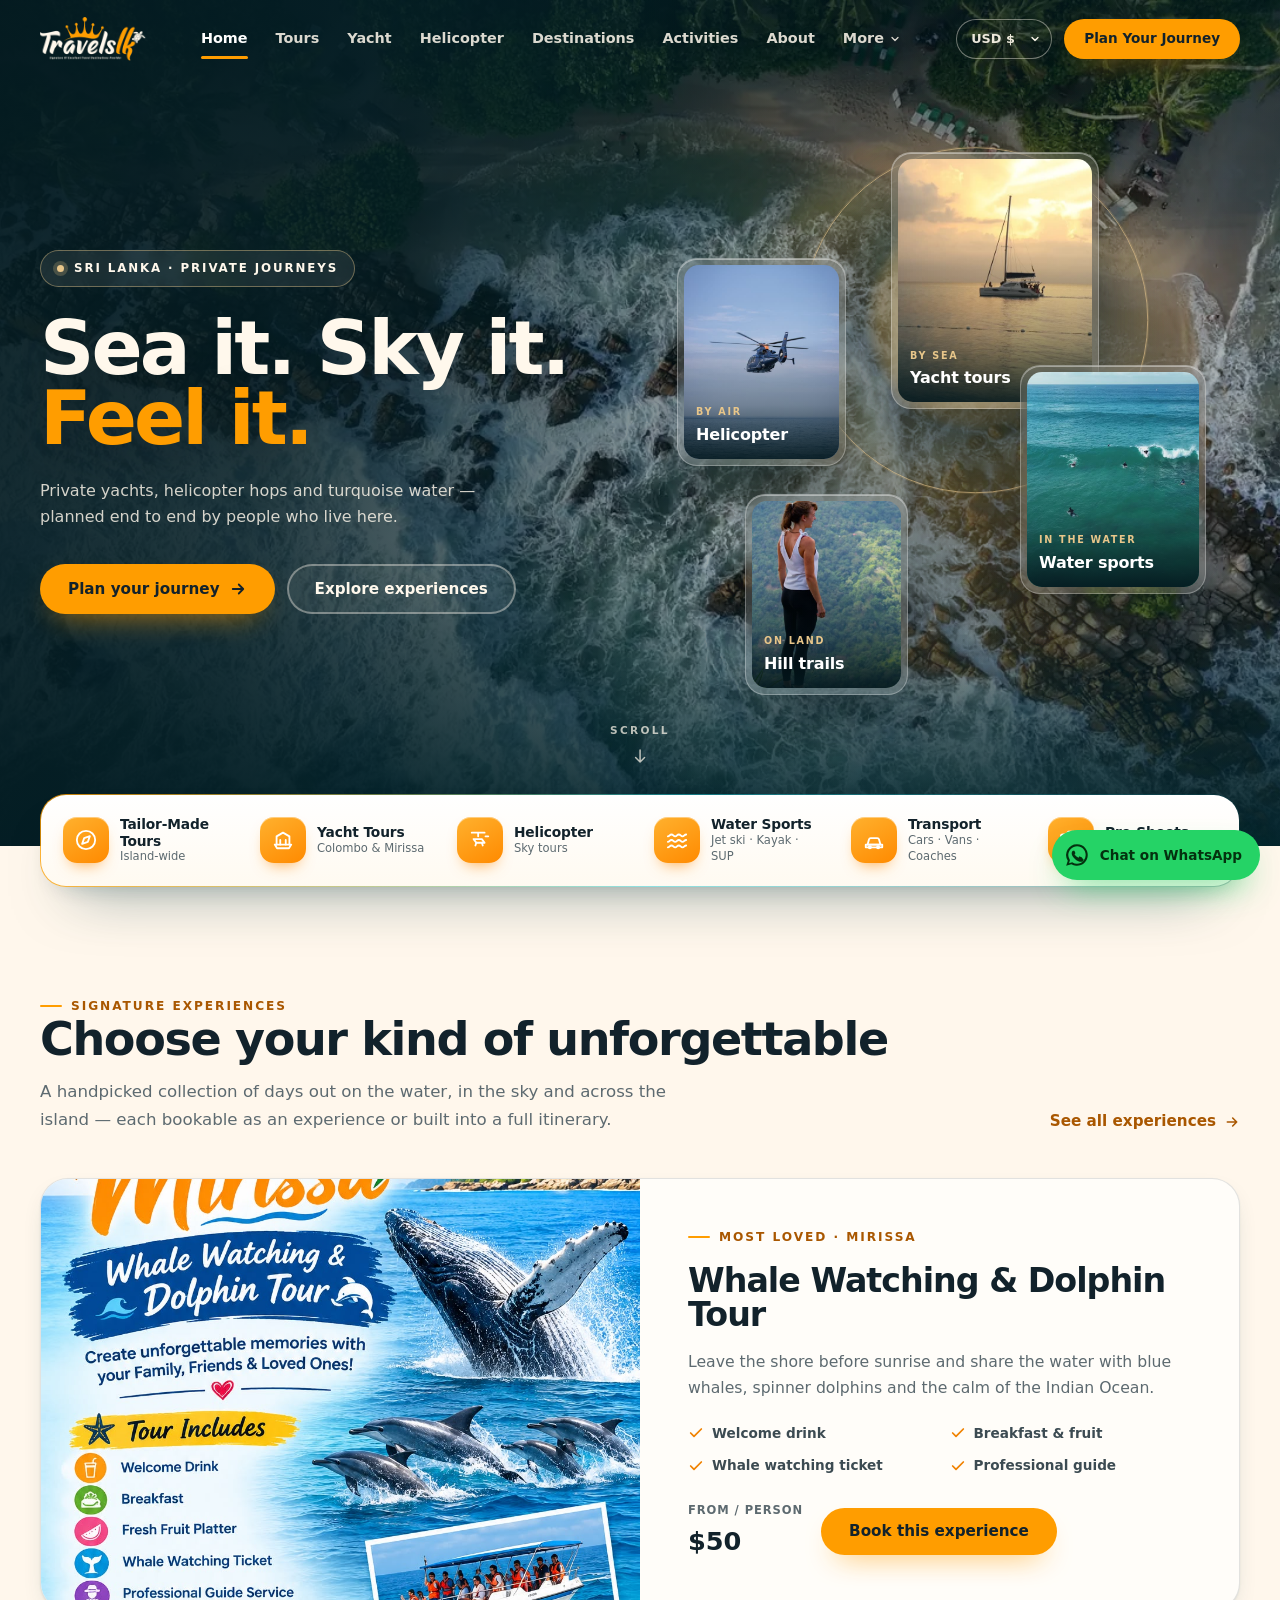
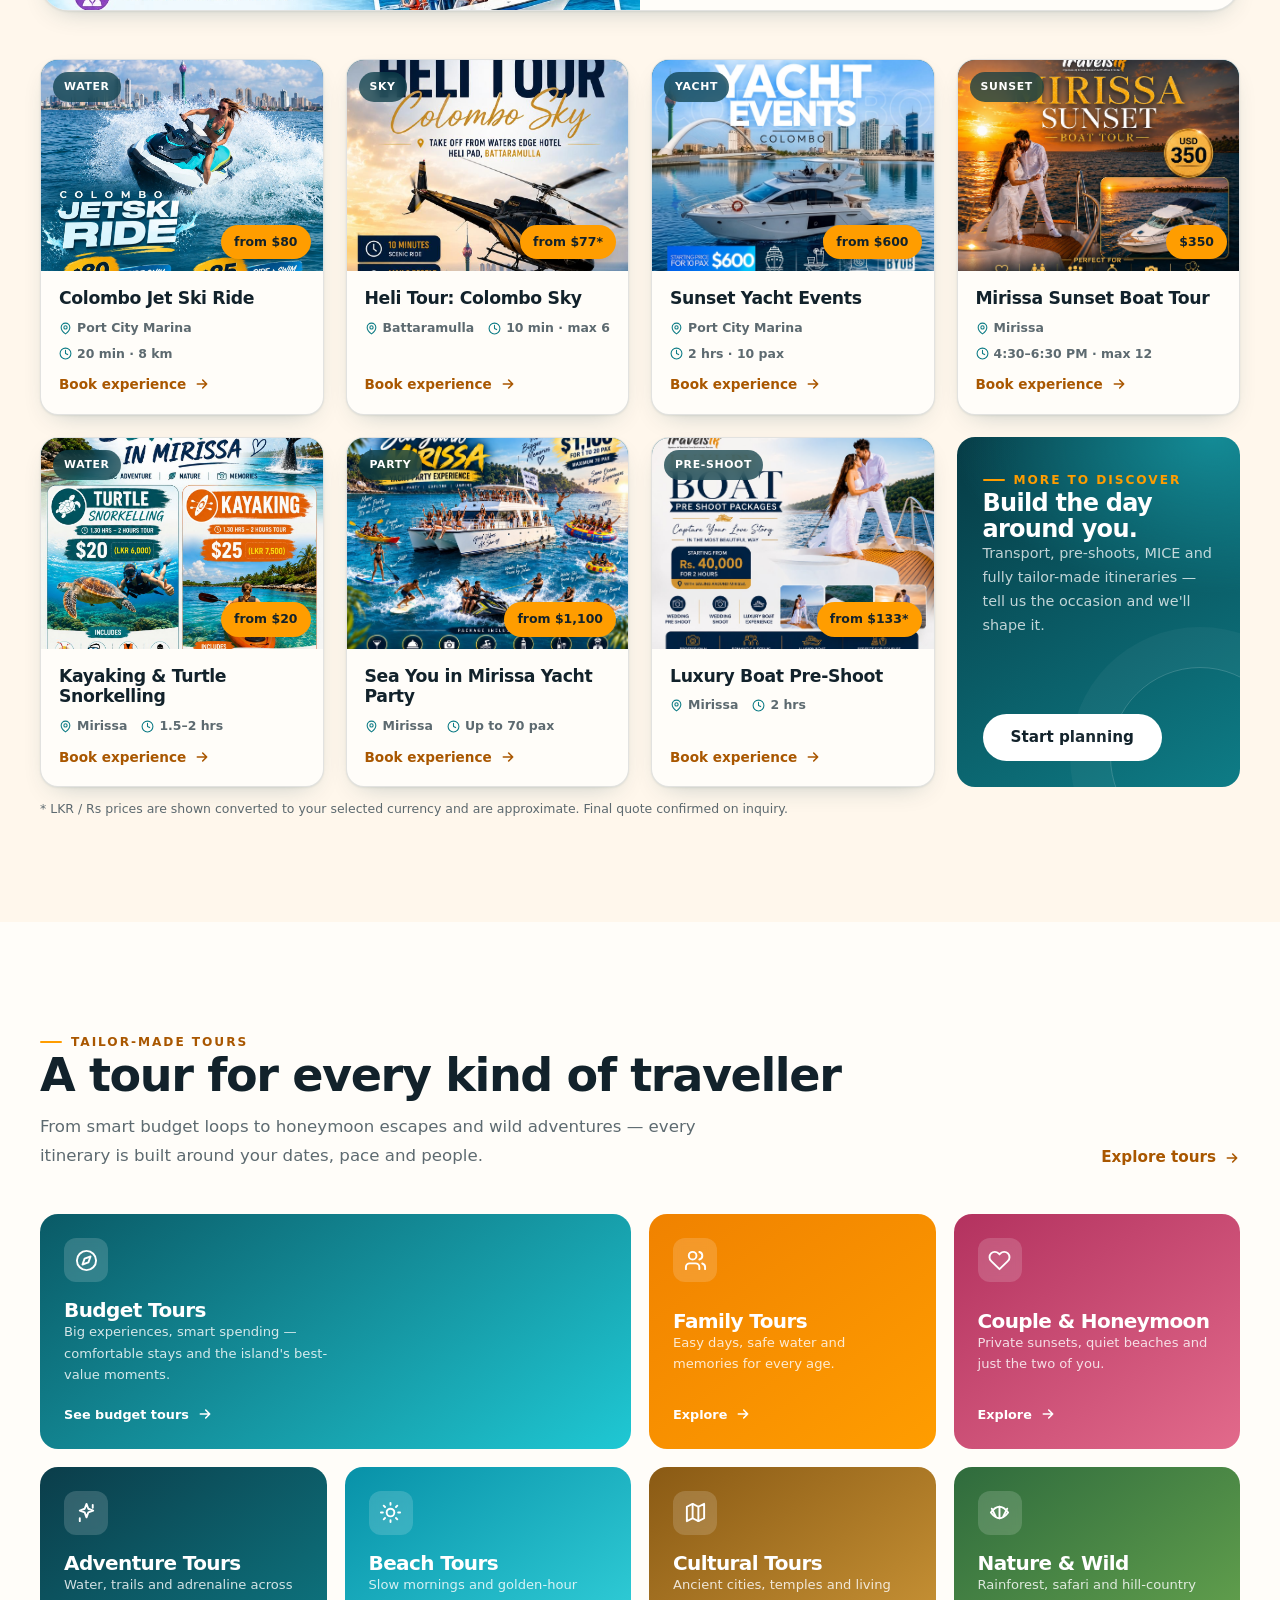
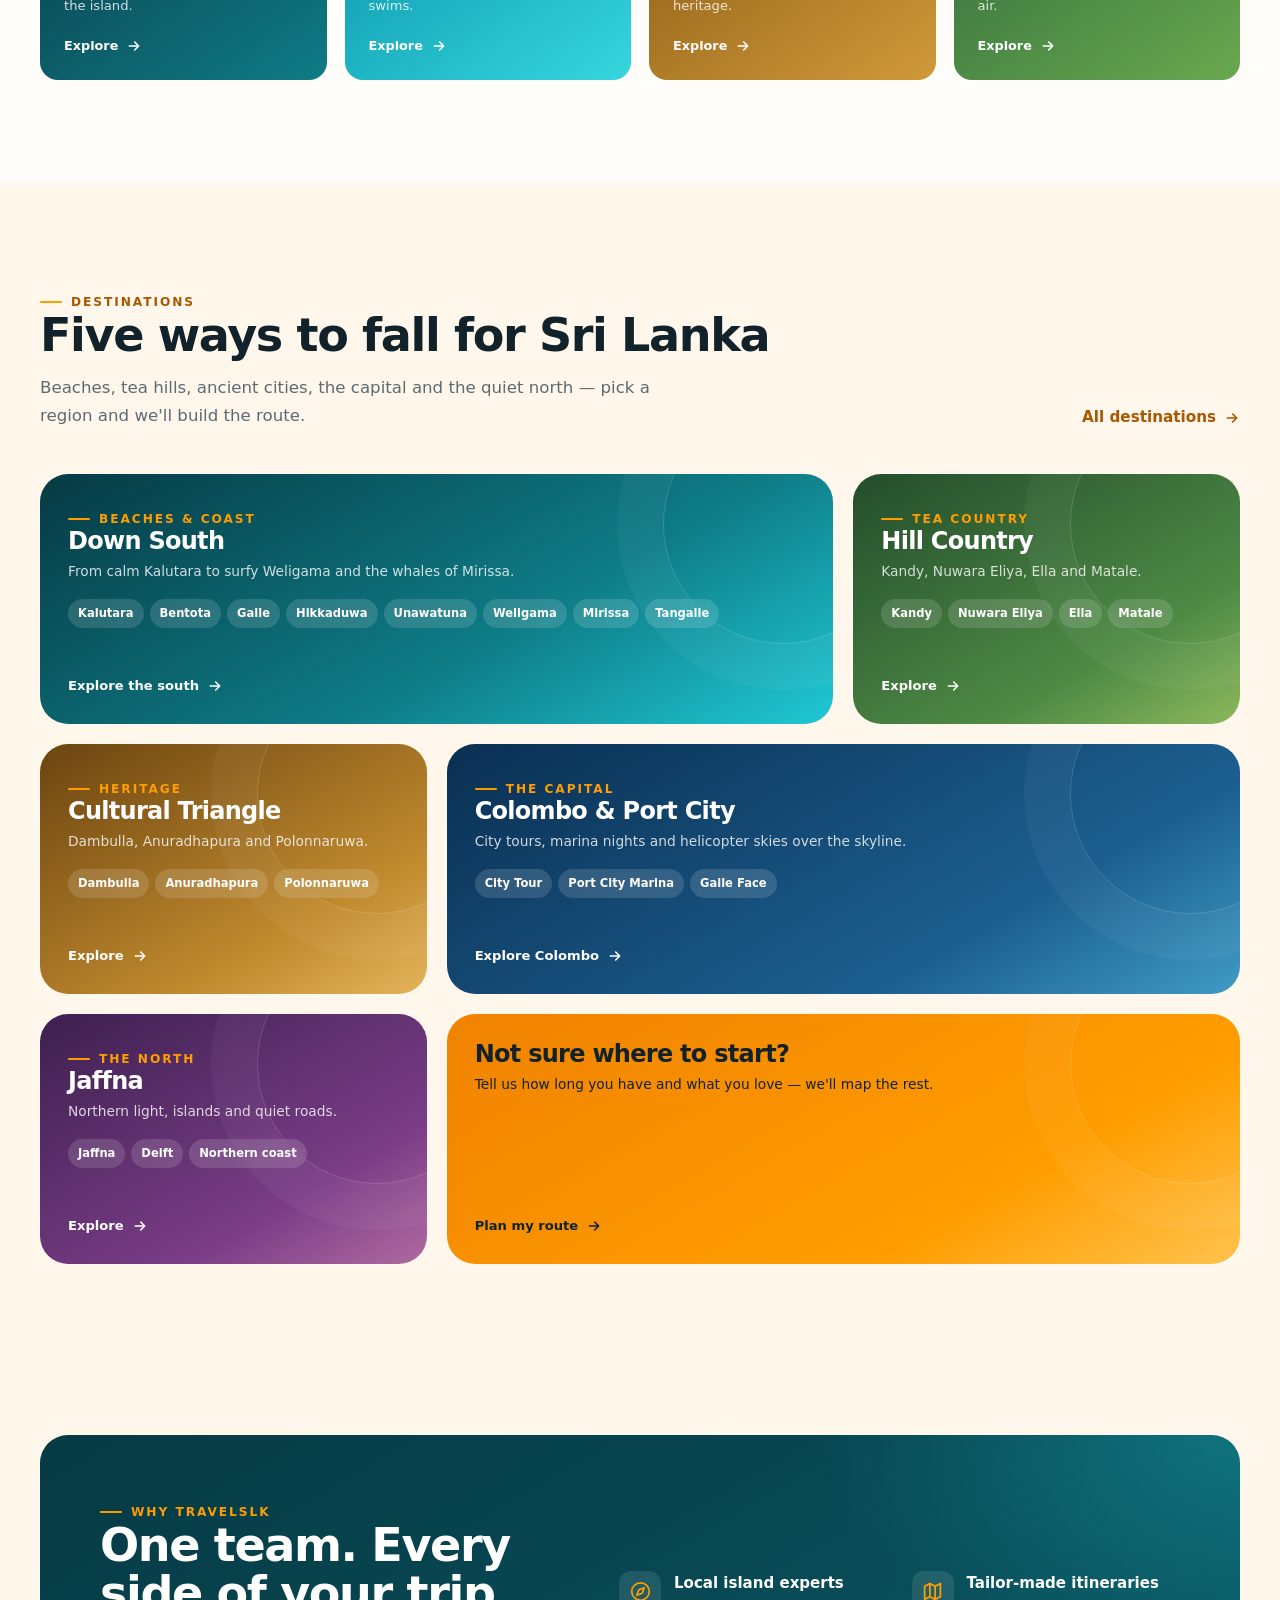
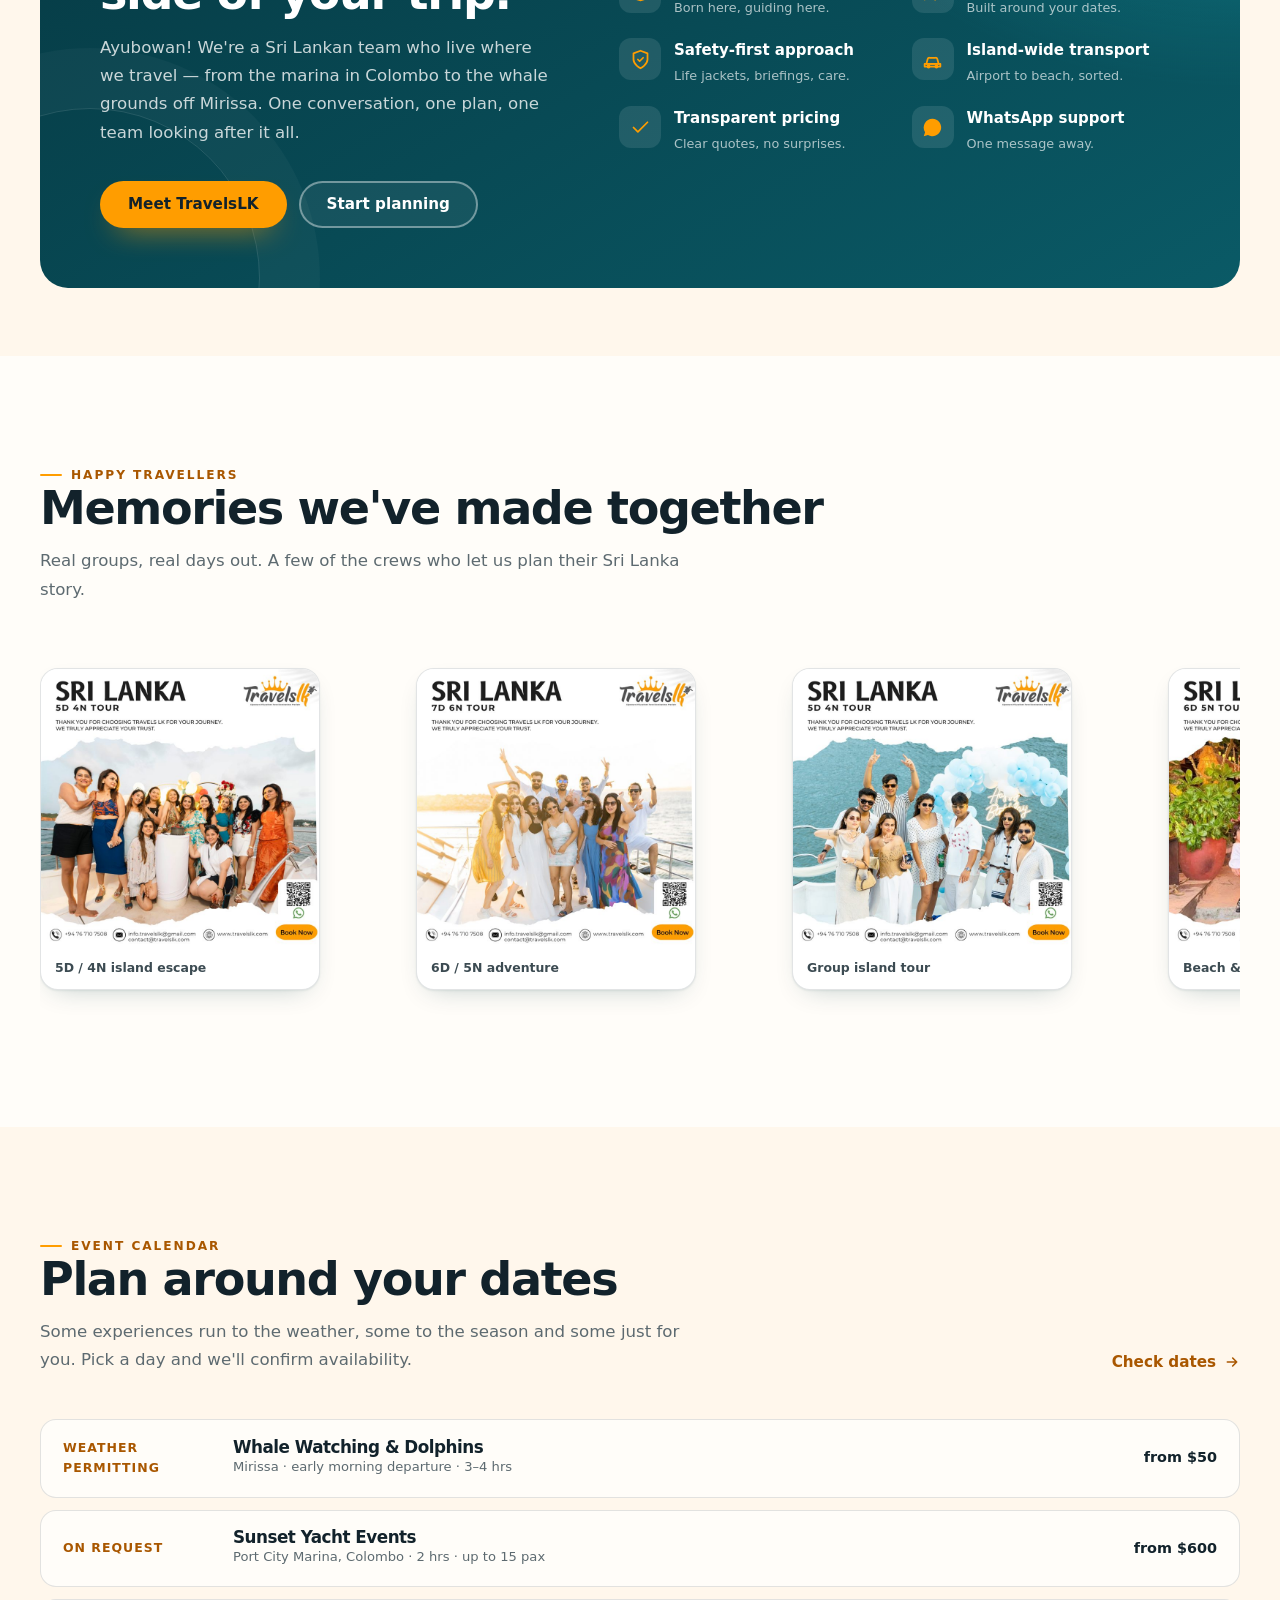
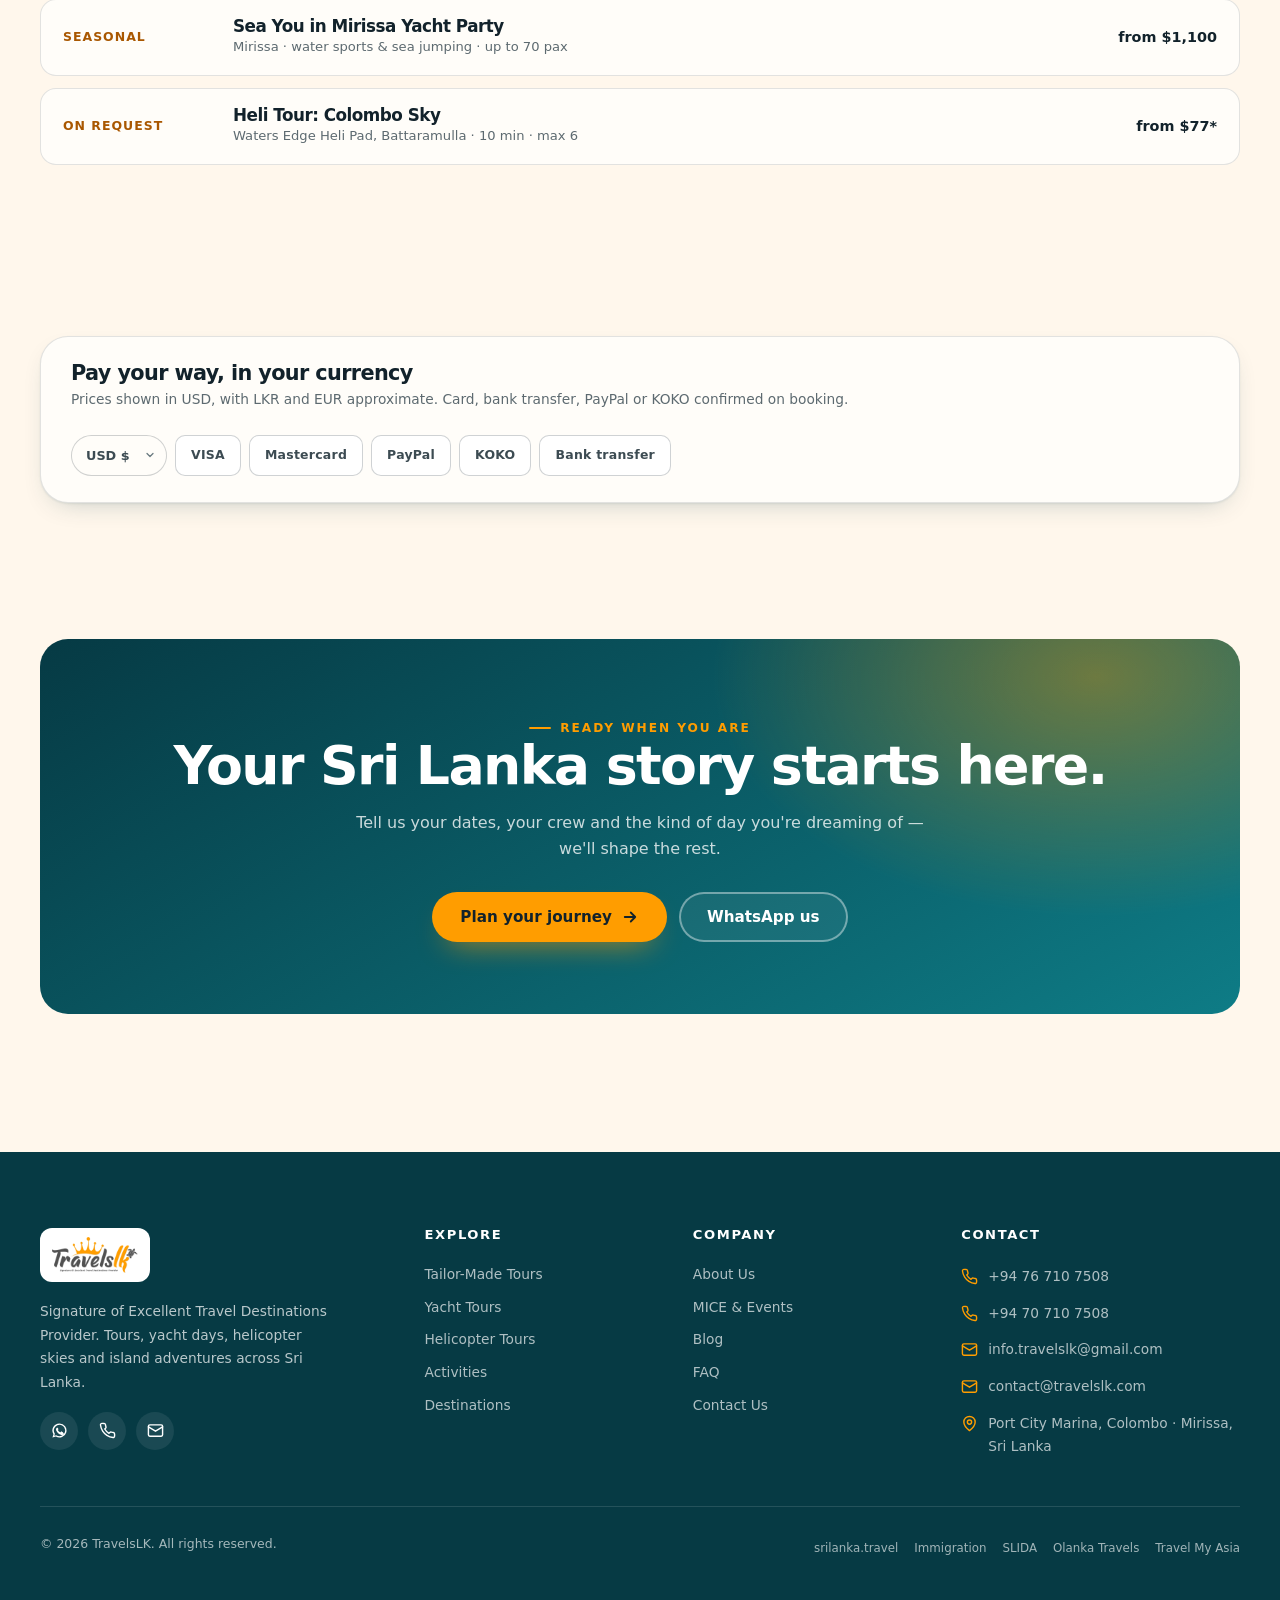
<file: index.html>
﻿<!DOCTYPE html>
<html lang="en">
<head>
  <meta charset="UTF-8">
  <meta name="viewport" content="width=device-width, initial-scale=1">
  <title>TravelsLK — Sri Lanka Tours, Yacht, Helicopter & Adventure Experiences</title>
  <meta name="description" content="TravelsLK curates Sri Lanka's best experiences — tailor-made tours, yacht days, helicopter tours, whale watching, water sports and premium transport. Plan your journey with local island experts.">
  <meta name="theme-color" content="#063a44">
  <meta property="og:title" content="TravelsLK — Sea it. Sky it. Feel it.">
  <meta property="og:description" content="Whale mornings in Mirissa, yacht afternoons off Colombo, helicopter skies over the coast. Curated Sri Lankan experiences.">
  <meta property="og:type" content="website">
  <meta property="og:image" content="assets/img/jetski.jpg">
  <link rel="icon" href="assets/img/logo.png">
  <link rel="preconnect" href="https://fonts.googleapis.com">
  <link rel="preconnect" href="https://fonts.gstatic.com" crossorigin>
  <link href="https://fonts.googleapis.com/css2?family=Playfair+Display:wght@400;600;700;900&family=Roboto:wght@400;500;700&family=Caveat:wght@600&display=swap" rel="stylesheet">
  <link rel="preload" as="image" href="assets/img/hero/mirissa-poster.webp" fetchpriority="high">
  <link rel="stylesheet" href="css/styles.css">
</head>
<body data-page="home">
  <a class="skip-link" href="#main">Skip to content</a>
  <div id="site-header"></div>

  <main id="main">
    <!-- HERO -->
    <section class="hero" data-hero>
      <div class="hero-media" aria-hidden="true">
        <img class="hero-poster" src="assets/img/hero/mirissa-poster.webp" width="1280" height="720" alt="" fetchpriority="high" decoding="async">
        <video class="hero-video" data-hero-video muted loop playsinline preload="none" tabindex="-1" data-src="assets/video/mirissa-hero.mp4"></video>
        <span class="hero-wash"></span>
        <span class="hero-haze"></span>
        <span class="hero-veil"></span>
      </div>

      <div class="container hero-shell">
        <div class="hero-copy">
          <span class="hero-eyebrow"><span class="dot"></span>Sri Lanka · Private journeys</span>
          <h1>Sea it. Sky it.<br><span class="grad">Feel it.</span></h1>
          <p class="hero-sub">Private yachts, helicopter hops and turquoise water — planned end to end by people who live here.</p>
          <div class="hero-actions">
            <a class="btn btn-primary" href="plan-your-journey.html">Plan your journey
              <svg viewBox="0 0 24 24" fill="none" stroke="currentColor" stroke-width="2.4" stroke-linecap="round" stroke-linejoin="round" aria-hidden="true"><path d="M5 12h14M13 6l6 6-6 6"/></svg>
            </a>
            <a class="btn btn-outline-light" href="#experiences">Explore experiences</a>
          </div>
        </div>

        <div class="hero-deck" data-hero-deck>
          <span class="deck-ring" aria-hidden="true"><span class="deck-sun"></span></span>

          <a class="svc-card svc-card--sky" href="helicopter-tours.html" data-depth="1.25" style="--rot:-4deg">
            <span class="svc-frame">
              <img src="assets/img/hero/card-sky.jpg" alt="Helicopter flying low over the Indian Ocean" width="520" height="660" decoding="async">
            </span>
            <span class="svc-label"><span>By air</span><strong>Helicopter</strong></span>
          </a>

          <a class="svc-card svc-card--yacht" href="yacht-tours.html" data-depth="0.85" style="--rot:-2.5deg">
            <span class="svc-frame">
              <img src="assets/img/hero/card-yacht.jpg" alt="Catamaran sailing into a golden Sri Lankan sunset" width="520" height="660" decoding="async">
            </span>
            <span class="svc-label"><span>By sea</span><strong>Yacht tours</strong></span>
          </a>

          <a class="svc-card svc-card--water" href="activities.html" data-depth="1.4" style="--rot:2deg">
            <span class="svc-frame">
              <img src="assets/img/hero/card-water.jpg" alt="Surfers in turquoise water off the southern coast" width="520" height="660" decoding="async">
            </span>
            <span class="svc-label"><span>In the water</span><strong>Water sports</strong></span>
          </a>

          <a class="svc-card svc-card--trails" href="tours.html" data-depth="1.1" style="--rot:-3deg">
            <span class="svc-frame">
              <img src="assets/img/hero/card-trails.jpg" alt="Hiker looking over the green hill country near Ella" width="520" height="660" decoding="async">
            </span>
            <span class="svc-label"><span>On land</span><strong>Hill trails</strong></span>
          </a>
        </div>
      </div>

      <a class="hero-cue" href="#experiences">
        <span>Scroll</span>
        <svg viewBox="0 0 24 24" fill="none" stroke="currentColor" stroke-width="2" stroke-linecap="round" stroke-linejoin="round" aria-hidden="true"><path d="M12 4v16M6 14l6 6 6-6"/></svg>
      </a>

      <button class="hero-motion" type="button" data-hero-motion aria-pressed="false" aria-label="Pause background video">
        <svg class="icon-pause" viewBox="0 0 24 24" fill="currentColor" aria-hidden="true"><rect x="7" y="5" width="3.6" height="14" rx="1.2"/><rect x="13.4" y="5" width="3.6" height="14" rx="1.2"/></svg>
        <svg class="icon-play" viewBox="0 0 24 24" fill="currentColor" aria-hidden="true"><path d="M8 5.6c0-1 1.1-1.6 1.9-1.1l9 6.4c.8.5.8 1.7 0 2.2l-9 6.4c-.8.5-1.9 0-1.9-1.1V5.6Z"/></svg>
      </button>
    </section>

    <!-- CATEGORY STRIP -->
    <section class="cat-strip" aria-label="Experience categories">
      <div class="container">
        <div class="cat-strip-inner">
          <a class="cat-item" href="tours.html">
            <span class="cat-icon"><svg viewBox="0 0 24 24" fill="none" stroke="currentColor" stroke-width="2" stroke-linecap="round" stroke-linejoin="round"><circle cx="12" cy="12" r="10"/><path d="m16.2 7.8-2.2 6.2-6.2 2.2 2.2-6.2 6.2-2.2Z"/></svg></span>
            <span><strong>Tailor-Made Tours</strong><span>Island-wide</span></span>
          </a>
          <a class="cat-item" href="yacht-tours.html">
            <span class="cat-icon"><svg viewBox="0 0 24 24" fill="none" stroke="currentColor" stroke-width="2" stroke-linecap="round" stroke-linejoin="round"><path d="M3 17h18l-2.5 4H5.5L3 17Z"/><path d="M5 17V8l7-4 7 4v9"/><path d="M9 17v-5M15 17v-5"/></svg></span>
            <span><strong>Yacht Tours</strong><span>Colombo &amp; Mirissa</span></span>
          </a>
          <a class="cat-item" href="helicopter-tours.html">
            <span class="cat-icon"><svg viewBox="0 0 24 24" fill="none" stroke="currentColor" stroke-width="2" stroke-linecap="round" stroke-linejoin="round"><path d="M3 4h14M10 4v4"/><path d="M5 11h9l3 4H8l-3-4Z"/><path d="M8 15l-1 3M14 15l1 3M18 8h3"/></svg></span>
            <span><strong>Helicopter</strong><span>Sky tours</span></span>
          </a>
          <a class="cat-item" href="activities.html">
            <span class="cat-icon"><svg viewBox="0 0 24 24" fill="none" stroke="currentColor" stroke-width="2" stroke-linecap="round" stroke-linejoin="round"><path d="M2 8c2 0 2-2 4-2s2 2 4 2 2-2 4-2 2 2 4 2 2-2 4-2"/><path d="M2 14c2 0 2-2 4-2s2 2 4 2 2-2 4-2 2 2 4 2 2-2 4-2"/><path d="M2 20c2 0 2-2 4-2s2 2 4 2 2-2 4-2 2 2 4 2 2-2 4-2"/></svg></span>
            <span><strong>Water Sports</strong><span>Jet ski · Kayak · SUP</span></span>
          </a>
          <a class="cat-item" href="contact.html">
            <span class="cat-icon"><svg viewBox="0 0 24 24" fill="none" stroke="currentColor" stroke-width="2" stroke-linecap="round" stroke-linejoin="round"><path d="M5 17h14l-1.5-5.5a2 2 0 0 0-2-1.5h-7a2 2 0 0 0-2 1.5L5 17Z"/><path d="M3 17h18v3H3z"/><circle cx="7.5" cy="20" r="1.2"/><circle cx="16.5" cy="20" r="1.2"/></svg></span>
            <span><strong>Transport</strong><span>Cars · Vans · Coaches</span></span>
          </a>
          <a class="cat-item" href="activities.html#preshoots">
            <span class="cat-icon"><svg viewBox="0 0 24 24" fill="none" stroke="currentColor" stroke-width="2" stroke-linecap="round" stroke-linejoin="round"><path d="M23 19a2 2 0 0 1-2 2H3a2 2 0 0 1-2-2V8a2 2 0 0 1 2-2h4l2-3h6l2 3h4a2 2 0 0 1 2 2Z"/><circle cx="12" cy="13" r="4"/></svg></span>
            <span><strong>Pre-Shoots</strong><span>Boat &amp; heli</span></span>
          </a>
        </div>
      </div>
    </section>

    <!-- EXPERIENCES -->
    <section class="section" id="experiences">
      <div class="container">
        <div class="section-head reveal">
          <div>
            <span class="eyebrow">Signature experiences</span>
            <h2 class="h2">Choose your kind of unforgettable</h2>
            <p class="lead">A handpicked collection of days out on the water, in the sky and across the island — each bookable as an experience or built into a full itinerary.</p>
          </div>
          <a class="link-arrow" href="activities.html">See all experiences
            <svg viewBox="0 0 24 24" fill="none" stroke="currentColor" stroke-width="2.4" stroke-linecap="round" stroke-linejoin="round" aria-hidden="true"><path d="M5 12h14M13 6l6 6-6 6"/></svg>
          </a>
        </div>

        <!-- featured -->
        <article class="feature-card reveal">
          <div class="feature-media">
            <img src="assets/img/whale-watching.jpg" alt="Whale watching and dolphin tour in Mirissa">
          </div>
          <div class="feature-body">
            <span class="eyebrow">Most loved · Mirissa</span>
            <h3>Whale Watching &amp; Dolphin Tour</h3>
            <p class="lead">Leave the shore before sunrise and share the water with blue whales, spinner dolphins and the calm of the Indian Ocean.</p>
            <ul class="feature-list">
              <li><svg viewBox="0 0 24 24" fill="none" stroke="currentColor" stroke-width="2.6" stroke-linecap="round" stroke-linejoin="round"><path d="m20 6-11 11-5-5"/></svg>Welcome drink</li>
              <li><svg viewBox="0 0 24 24" fill="none" stroke="currentColor" stroke-width="2.6" stroke-linecap="round" stroke-linejoin="round"><path d="m20 6-11 11-5-5"/></svg>Breakfast &amp; fruit</li>
              <li><svg viewBox="0 0 24 24" fill="none" stroke="currentColor" stroke-width="2.6" stroke-linecap="round" stroke-linejoin="round"><path d="m20 6-11 11-5-5"/></svg>Whale watching ticket</li>
              <li><svg viewBox="0 0 24 24" fill="none" stroke="currentColor" stroke-width="2.6" stroke-linecap="round" stroke-linejoin="round"><path d="m20 6-11 11-5-5"/></svg>Professional guide</li>
            </ul>
            <div class="feature-foot">
              <div class="feature-price"><small>From / person</small><span data-usd="50">$50</span></div>
              <a class="btn btn-primary" href="plan-your-journey.html?experience=whale-watching">Book this experience</a>
            </div>
          </div>
        </article>

        <div class="exp-grid" data-exp-grid>
          <article class="exp-card reveal" data-cat="adventure water">
            <div class="exp-media">
              <span class="exp-tag">Water</span>
              <img src="assets/img/jetski.jpg" alt="Colombo jet ski ride" loading="lazy">
              <span class="exp-price">from <span data-usd="80">$80</span></span>
            </div>
            <div class="exp-body">
              <h3>Colombo Jet Ski Ride</h3>
              <div class="exp-meta">
                <span><svg viewBox="0 0 24 24" fill="none" stroke="currentColor" stroke-width="2" stroke-linecap="round" stroke-linejoin="round"><path d="M20 10c0 6-8 12-8 12s-8-6-8-12a8 8 0 0 1 16 0Z"/><circle cx="12" cy="10" r="3"/></svg>Port City Marina</span>
                <span><svg viewBox="0 0 24 24" fill="none" stroke="currentColor" stroke-width="2" stroke-linecap="round" stroke-linejoin="round"><circle cx="12" cy="12" r="10"/><path d="M12 6v6l4 2"/></svg>20 min · 8 km</span>
              </div>
              <a class="link-arrow" href="plan-your-journey.html?experience=jetski">Book experience
                <svg viewBox="0 0 24 24" fill="none" stroke="currentColor" stroke-width="2.4" stroke-linecap="round" stroke-linejoin="round" aria-hidden="true"><path d="M5 12h14M13 6l6 6-6 6"/></svg>
              </a>
            </div>
          </article>

          <article class="exp-card reveal" data-cat="heli">
            <div class="exp-media">
              <span class="exp-tag">Sky</span>
              <img src="assets/img/heli-tour.jpg" alt="Heli tour over Colombo skyline" loading="lazy">
              <span class="exp-price">from <span data-usd="77">$77</span>*</span>
            </div>
            <div class="exp-body">
              <h3>Heli Tour: Colombo Sky</h3>
              <div class="exp-meta">
                <span><svg viewBox="0 0 24 24" fill="none" stroke="currentColor" stroke-width="2" stroke-linecap="round" stroke-linejoin="round"><path d="M20 10c0 6-8 12-8 12s-8-6-8-12a8 8 0 0 1 16 0Z"/><circle cx="12" cy="10" r="3"/></svg>Battaramulla</span>
                <span><svg viewBox="0 0 24 24" fill="none" stroke="currentColor" stroke-width="2" stroke-linecap="round" stroke-linejoin="round"><circle cx="12" cy="12" r="10"/><path d="M12 6v6l4 2"/></svg>10 min · max 6</span>
              </div>
              <a class="link-arrow" href="plan-your-journey.html?experience=heli-tour">Book experience
                <svg viewBox="0 0 24 24" fill="none" stroke="currentColor" stroke-width="2.4" stroke-linecap="round" stroke-linejoin="round" aria-hidden="true"><path d="M5 12h14M13 6l6 6-6 6"/></svg>
              </a>
            </div>
          </article>

          <article class="exp-card reveal" data-cat="yacht">
            <div class="exp-media">
              <span class="exp-tag">Yacht</span>
              <img src="assets/img/yacht-events.jpg" alt="Yacht events in Colombo" loading="lazy">
              <span class="exp-price">from <span data-usd="600">$600</span></span>
            </div>
            <div class="exp-body">
              <h3>Sunset Yacht Events</h3>
              <div class="exp-meta">
                <span><svg viewBox="0 0 24 24" fill="none" stroke="currentColor" stroke-width="2" stroke-linecap="round" stroke-linejoin="round"><path d="M20 10c0 6-8 12-8 12s-8-6-8-12a8 8 0 0 1 16 0Z"/><circle cx="12" cy="10" r="3"/></svg>Port City Marina</span>
                <span><svg viewBox="0 0 24 24" fill="none" stroke="currentColor" stroke-width="2" stroke-linecap="round" stroke-linejoin="round"><circle cx="12" cy="12" r="10"/><path d="M12 6v6l4 2"/></svg>2 hrs · 10 pax</span>
              </div>
              <a class="link-arrow" href="plan-your-journey.html?experience=yacht-events">Book experience
                <svg viewBox="0 0 24 24" fill="none" stroke="currentColor" stroke-width="2.4" stroke-linecap="round" stroke-linejoin="round" aria-hidden="true"><path d="M5 12h14M13 6l6 6-6 6"/></svg>
              </a>
            </div>
          </article>

          <article class="exp-card reveal" data-cat="yacht beach">
            <div class="exp-media">
              <span class="exp-tag">Sunset</span>
              <img src="assets/img/sunset-boat.jpg" alt="Mirissa sunset boat tour" loading="lazy">
              <span class="exp-price"><span data-usd="350">$350</span></span>
            </div>
            <div class="exp-body">
              <h3>Mirissa Sunset Boat Tour</h3>
              <div class="exp-meta">
                <span><svg viewBox="0 0 24 24" fill="none" stroke="currentColor" stroke-width="2" stroke-linecap="round" stroke-linejoin="round"><path d="M20 10c0 6-8 12-8 12s-8-6-8-12a8 8 0 0 1 16 0Z"/><circle cx="12" cy="10" r="3"/></svg>Mirissa</span>
                <span><svg viewBox="0 0 24 24" fill="none" stroke="currentColor" stroke-width="2" stroke-linecap="round" stroke-linejoin="round"><circle cx="12" cy="12" r="10"/><path d="M12 6v6l4 2"/></svg>4:30–6:30 PM · max 12</span>
              </div>
              <a class="link-arrow" href="plan-your-journey.html?experience=sunset-boat">Book experience
                <svg viewBox="0 0 24 24" fill="none" stroke="currentColor" stroke-width="2.4" stroke-linecap="round" stroke-linejoin="round" aria-hidden="true"><path d="M5 12h14M13 6l6 6-6 6"/></svg>
              </a>
            </div>
          </article>

          <article class="exp-card reveal" data-cat="water adventure">
            <div class="exp-media">
              <span class="exp-tag">Water</span>
              <img src="assets/img/kayak-snorkel.jpg" alt="Kayaking and turtle snorkelling in Mirissa" loading="lazy">
              <span class="exp-price">from <span data-usd="20">$20</span></span>
            </div>
            <div class="exp-body">
              <h3>Kayaking &amp; Turtle Snorkelling</h3>
              <div class="exp-meta">
                <span><svg viewBox="0 0 24 24" fill="none" stroke="currentColor" stroke-width="2" stroke-linecap="round" stroke-linejoin="round"><path d="M20 10c0 6-8 12-8 12s-8-6-8-12a8 8 0 0 1 16 0Z"/><circle cx="12" cy="10" r="3"/></svg>Mirissa</span>
                <span><svg viewBox="0 0 24 24" fill="none" stroke="currentColor" stroke-width="2" stroke-linecap="round" stroke-linejoin="round"><circle cx="12" cy="12" r="10"/><path d="M12 6v6l4 2"/></svg>1.5–2 hrs</span>
              </div>
              <a class="link-arrow" href="plan-your-journey.html?experience=kayak-snorkel">Book experience
                <svg viewBox="0 0 24 24" fill="none" stroke="currentColor" stroke-width="2.4" stroke-linecap="round" stroke-linejoin="round" aria-hidden="true"><path d="M5 12h14M13 6l6 6-6 6"/></svg>
              </a>
            </div>
          </article>

          <article class="exp-card reveal" data-cat="yacht party">
            <div class="exp-media">
              <span class="exp-tag">Party</span>
              <img src="assets/img/yacht-party.jpg" alt="Sea You in Mirissa yacht party experience" loading="lazy">
              <span class="exp-price">from <span data-usd="1100">$1,100</span></span>
            </div>
            <div class="exp-body">
              <h3>Sea You in Mirissa Yacht Party</h3>
              <div class="exp-meta">
                <span><svg viewBox="0 0 24 24" fill="none" stroke="currentColor" stroke-width="2" stroke-linecap="round" stroke-linejoin="round"><path d="M20 10c0 6-8 12-8 12s-8-6-8-12a8 8 0 0 1 16 0Z"/><circle cx="12" cy="10" r="3"/></svg>Mirissa</span>
                <span><svg viewBox="0 0 24 24" fill="none" stroke="currentColor" stroke-width="2" stroke-linecap="round" stroke-linejoin="round"><circle cx="12" cy="12" r="10"/><path d="M12 6v6l4 2"/></svg>Up to 70 pax</span>
              </div>
              <a class="link-arrow" href="plan-your-journey.html?experience=yacht-party">Book experience
                <svg viewBox="0 0 24 24" fill="none" stroke="currentColor" stroke-width="2.4" stroke-linecap="round" stroke-linejoin="round" aria-hidden="true"><path d="M5 12h14M13 6l6 6-6 6"/></svg>
              </a>
            </div>
          </article>

          <article class="exp-card reveal" data-cat="preshoot">
            <div class="exp-media">
              <span class="exp-tag">Pre-shoot</span>
              <img src="assets/img/boat-preshoot.jpg" alt="Luxury boat pre-shoot package" loading="lazy">
              <span class="exp-price">from <span data-usd="133">$133</span>*</span>
            </div>
            <div class="exp-body">
              <h3>Luxury Boat Pre-Shoot</h3>
              <div class="exp-meta">
                <span><svg viewBox="0 0 24 24" fill="none" stroke="currentColor" stroke-width="2" stroke-linecap="round" stroke-linejoin="round"><path d="M20 10c0 6-8 12-8 12s-8-6-8-12a8 8 0 0 1 16 0Z"/><circle cx="12" cy="10" r="3"/></svg>Mirissa</span>
                <span><svg viewBox="0 0 24 24" fill="none" stroke="currentColor" stroke-width="2" stroke-linecap="round" stroke-linejoin="round"><circle cx="12" cy="12" r="10"/><path d="M12 6v6l4 2"/></svg>2 hrs</span>
              </div>
              <a class="link-arrow" href="plan-your-journey.html?experience=boat-preshoot">Book experience
                <svg viewBox="0 0 24 24" fill="none" stroke="currentColor" stroke-width="2.4" stroke-linecap="round" stroke-linejoin="round" aria-hidden="true"><path d="M5 12h14M13 6l6 6-6 6"/></svg>
              </a>
            </div>
          </article>

          <article class="exp-cta reveal">
            <div>
              <span class="eyebrow eyebrow--light">More to discover</span>
              <h3>Build the day around you.</h3>
              <p>Transport, pre-shoots, MICE and fully tailor-made itineraries — tell us the occasion and we'll shape it.</p>
            </div>
            <a class="btn btn-light" href="plan-your-journey.html">Start planning</a>
          </article>
        </div>
        <p class="form-note">* LKR / Rs prices are shown converted to your selected currency and are approximate. Final quote confirmed on inquiry.</p>
      </div>
    </section>

    <!-- TOUR TYPES -->
    <section class="section section--white">
      <div class="container">
        <div class="section-head reveal">
          <div>
            <span class="eyebrow">Tailor-made tours</span>
            <h2 class="h2">A tour for every kind of traveller</h2>
            <p class="lead">From smart budget loops to honeymoon escapes and wild adventures — every itinerary is built around your dates, pace and people.</p>
          </div>
          <a class="link-arrow" href="tours.html">Explore tours
            <svg viewBox="0 0 24 24" fill="none" stroke="currentColor" stroke-width="2.4" stroke-linecap="round" stroke-linejoin="round" aria-hidden="true"><path d="M5 12h14M13 6l6 6-6 6"/></svg>
          </a>
        </div>

        <div class="type-grid">
          <a class="type-card type-card--wide g-budget reveal" href="tours.html">
            <span class="type-icon"><svg viewBox="0 0 24 24" fill="none" stroke="currentColor" stroke-width="2" stroke-linecap="round" stroke-linejoin="round"><circle cx="12" cy="12" r="10"/><path d="m16.2 7.8-2.2 6.2-6.2 2.2 2.2-6.2 6.2-2.2Z"/></svg></span>
            <div>
              <h3>Budget Tours</h3>
              <p>Big experiences, smart spending — comfortable stays and the island's best-value moments.</p>
            </div>
            <span class="link-arrow">See budget tours
              <svg viewBox="0 0 24 24" fill="none" stroke="currentColor" stroke-width="2.4" stroke-linecap="round" stroke-linejoin="round" aria-hidden="true"><path d="M5 12h14M13 6l6 6-6 6"/></svg>
            </span>
          </a>
          <a class="type-card g-family reveal" href="tours.html">
            <span class="type-icon"><svg viewBox="0 0 24 24" fill="none" stroke="currentColor" stroke-width="2" stroke-linecap="round" stroke-linejoin="round"><path d="M16 21v-2a4 4 0 0 0-4-4H6a4 4 0 0 0-4 4v2"/><circle cx="9" cy="7" r="4"/><path d="M22 21v-2a4 4 0 0 0-3-3.9M16 3.1a4 4 0 0 1 0 7.8"/></svg></span>
            <div><h3>Family Tours</h3><p>Easy days, safe water and memories for every age.</p></div>
            <span class="link-arrow">Explore
              <svg viewBox="0 0 24 24" fill="none" stroke="currentColor" stroke-width="2.4" stroke-linecap="round" stroke-linejoin="round" aria-hidden="true"><path d="M5 12h14M13 6l6 6-6 6"/></svg>
            </span>
          </a>
          <a class="type-card g-couple reveal" href="tours.html">
            <span class="type-icon"><svg viewBox="0 0 24 24" fill="none" stroke="currentColor" stroke-width="2" stroke-linecap="round" stroke-linejoin="round"><path d="M20.8 4.6a5.5 5.5 0 0 0-7.8 0L12 5.6l-1-1a5.5 5.5 0 0 0-7.8 7.8l1 1L12 21l7.8-7.6 1-1a5.5 5.5 0 0 0 0-7.8Z"/></svg></span>
            <div><h3>Couple &amp; Honeymoon</h3><p>Private sunsets, quiet beaches and just the two of you.</p></div>
            <span class="link-arrow">Explore
              <svg viewBox="0 0 24 24" fill="none" stroke="currentColor" stroke-width="2.4" stroke-linecap="round" stroke-linejoin="round" aria-hidden="true"><path d="M5 12h14M13 6l6 6-6 6"/></svg>
            </span>
          </a>
          <a class="type-card g-adventure reveal" href="tours.html">
            <span class="type-icon"><svg viewBox="0 0 24 24" fill="none" stroke="currentColor" stroke-width="2" stroke-linecap="round" stroke-linejoin="round"><path d="m12 3 1.9 5.1L19 10l-5.1 1.9L12 17l-1.9-5.1L5 10l5.1-1.9L12 3Z"/><path d="M5 18v3M18.5 4v3"/></svg></span>
            <div><h3>Adventure Tours</h3><p>Water, trails and adrenaline across the island.</p></div>
            <span class="link-arrow">Explore
              <svg viewBox="0 0 24 24" fill="none" stroke="currentColor" stroke-width="2.4" stroke-linecap="round" stroke-linejoin="round" aria-hidden="true"><path d="M5 12h14M13 6l6 6-6 6"/></svg>
            </span>
          </a>
          <a class="type-card g-beach reveal" href="tours.html">
            <span class="type-icon"><svg viewBox="0 0 24 24" fill="none" stroke="currentColor" stroke-width="2" stroke-linecap="round" stroke-linejoin="round"><circle cx="12" cy="12" r="4"/><path d="M12 2v2M12 20v2M4.9 4.9l1.4 1.4M17.7 17.7l1.4 1.4M2 12h2M20 12h2M4.9 19.1l1.4-1.4M17.7 6.3l1.4-1.4"/></svg></span>
            <div><h3>Beach Tours</h3><p>Slow mornings and golden-hour swims.</p></div>
            <span class="link-arrow">Explore
              <svg viewBox="0 0 24 24" fill="none" stroke="currentColor" stroke-width="2.4" stroke-linecap="round" stroke-linejoin="round" aria-hidden="true"><path d="M5 12h14M13 6l6 6-6 6"/></svg>
            </span>
          </a>
          <a class="type-card g-cultural reveal" href="tours.html">
            <span class="type-icon"><svg viewBox="0 0 24 24" fill="none" stroke="currentColor" stroke-width="2" stroke-linecap="round" stroke-linejoin="round"><path d="m9 18-6 3V6l6-3 6 3 6-3v15l-6 3-6-3Z"/><path d="M9 3v15M15 6v15"/></svg></span>
            <div><h3>Cultural Tours</h3><p>Ancient cities, temples and living heritage.</p></div>
            <span class="link-arrow">Explore
              <svg viewBox="0 0 24 24" fill="none" stroke="currentColor" stroke-width="2.4" stroke-linecap="round" stroke-linejoin="round" aria-hidden="true"><path d="M5 12h14M13 6l6 6-6 6"/></svg>
            </span>
          </a>
          <a class="type-card g-nature reveal" href="tours.html">
            <span class="type-icon"><svg viewBox="0 0 24 24" fill="none" stroke="currentColor" stroke-width="2" stroke-linecap="round" stroke-linejoin="round"><path d="M3 12c3-4 6-6 9-6s6 2 9 6c-3 4-6 6-9 6s-6-2-9-6Z"/><path d="M12 6v12M4 8l4 8M20 8l-4 8"/></svg></span>
            <div><h3>Nature &amp; Wild</h3><p>Rainforest, safari and hill-country air.</p></div>
            <span class="link-arrow">Explore
              <svg viewBox="0 0 24 24" fill="none" stroke="currentColor" stroke-width="2.4" stroke-linecap="round" stroke-linejoin="round" aria-hidden="true"><path d="M5 12h14M13 6l6 6-6 6"/></svg>
            </span>
          </a>
        </div>
      </div>
    </section>

    <!-- DESTINATIONS -->
    <section class="section">
      <div class="container">
        <div class="section-head reveal">
          <div>
            <span class="eyebrow">Destinations</span>
            <h2 class="h2">Five ways to fall for Sri Lanka</h2>
            <p class="lead">Beaches, tea hills, ancient cities, the capital and the quiet north — pick a region and we'll build the route.</p>
          </div>
          <a class="link-arrow" href="destinations.html">All destinations
            <svg viewBox="0 0 24 24" fill="none" stroke="currentColor" stroke-width="2.4" stroke-linecap="round" stroke-linejoin="round" aria-hidden="true"><path d="M5 12h14M13 6l6 6-6 6"/></svg>
          </a>
        </div>

        <div class="dest-grid">
          <a class="dest-card dest-card--wide d-south reveal" href="destinations.html#down-south">
            <div>
              <span class="eyebrow eyebrow--light">Beaches &amp; coast</span>
              <h3>Down South</h3>
              <p>From calm Kalutara to surfy Weligama and the whales of Mirissa.</p>
              <div class="dest-cities"><span>Kalutara</span><span>Bentota</span><span>Galle</span><span>Hikkaduwa</span><span>Unawatuna</span><span>Weligama</span><span>Mirissa</span><span>Tangalle</span></div>
            </div>
            <span class="link-arrow">Explore the south
              <svg viewBox="0 0 24 24" fill="none" stroke="currentColor" stroke-width="2.4" stroke-linecap="round" stroke-linejoin="round" aria-hidden="true"><path d="M5 12h14M13 6l6 6-6 6"/></svg>
            </span>
          </a>
          <a class="dest-card d-hill reveal" href="destinations.html#hill-country">
            <div>
              <span class="eyebrow eyebrow--light">Tea country</span>
              <h3>Hill Country</h3>
              <p>Kandy, Nuwara Eliya, Ella and Matale.</p>
              <div class="dest-cities"><span>Kandy</span><span>Nuwara Eliya</span><span>Ella</span><span>Matale</span></div>
            </div>
            <span class="link-arrow">Explore
              <svg viewBox="0 0 24 24" fill="none" stroke="currentColor" stroke-width="2.4" stroke-linecap="round" stroke-linejoin="round" aria-hidden="true"><path d="M5 12h14M13 6l6 6-6 6"/></svg>
            </span>
          </a>
          <a class="dest-card d-culture reveal" href="destinations.html#culture">
            <div>
              <span class="eyebrow eyebrow--light">Heritage</span>
              <h3>Cultural Triangle</h3>
              <p>Dambulla, Anuradhapura and Polonnaruwa.</p>
              <div class="dest-cities"><span>Dambulla</span><span>Anuradhapura</span><span>Polonnaruwa</span></div>
            </div>
            <span class="link-arrow">Explore
              <svg viewBox="0 0 24 24" fill="none" stroke="currentColor" stroke-width="2.4" stroke-linecap="round" stroke-linejoin="round" aria-hidden="true"><path d="M5 12h14M13 6l6 6-6 6"/></svg>
            </span>
          </a>
          <a class="dest-card dest-card--wide d-colombo reveal" href="destinations.html#colombo">
            <div>
              <span class="eyebrow eyebrow--light">The capital</span>
              <h3>Colombo &amp; Port City</h3>
              <p>City tours, marina nights and helicopter skies over the skyline.</p>
              <div class="dest-cities"><span>City Tour</span><span>Port City Marina</span><span>Galle Face</span></div>
            </div>
            <span class="link-arrow">Explore Colombo
              <svg viewBox="0 0 24 24" fill="none" stroke="currentColor" stroke-width="2.4" stroke-linecap="round" stroke-linejoin="round" aria-hidden="true"><path d="M5 12h14M13 6l6 6-6 6"/></svg>
            </span>
          </a>
          <a class="dest-card d-jaffna reveal" href="destinations.html#jaffna">
            <div>
              <span class="eyebrow eyebrow--light">The north</span>
              <h3>Jaffna</h3>
              <p>Northern light, islands and quiet roads.</p>
              <div class="dest-cities"><span>Jaffna</span><span>Delft</span><span>Northern coast</span></div>
            </div>
            <span class="link-arrow">Explore
              <svg viewBox="0 0 24 24" fill="none" stroke="currentColor" stroke-width="2.4" stroke-linecap="round" stroke-linejoin="round" aria-hidden="true"><path d="M5 12h14M13 6l6 6-6 6"/></svg>
            </span>
          </a>
          <a class="dest-card dest-card--wide d-all reveal" href="destinations.html">
            <div>
              <h3>Not sure where to start?</h3>
              <p>Tell us how long you have and what you love — we'll map the rest.</p>
            </div>
            <span class="link-arrow">Plan my route
              <svg viewBox="0 0 24 24" fill="none" stroke="currentColor" stroke-width="2.4" stroke-linecap="round" stroke-linejoin="round" aria-hidden="true"><path d="M5 12h14M13 6l6 6-6 6"/></svg>
            </span>
          </a>
        </div>
      </div>
    </section>

    <!-- WHY -->
    <section class="section section--tight">
      <div class="container">
        <div class="why-panel reveal">
          <div class="why-grid">
            <div>
              <span class="eyebrow eyebrow--light">Why TravelsLK</span>
              <h2 class="h2">One team. Every side of your trip.</h2>
              <p class="lead">Ayubowan! We're a Sri Lankan team who live where we travel — from the marina in Colombo to the whale grounds off Mirissa. One conversation, one plan, one team looking after it all.</p>
              <div class="hero-actions">
                <a class="btn btn-primary" href="about.html">Meet TravelsLK</a>
                <a class="btn btn-outline-light" href="plan-your-journey.html">Start planning</a>
              </div>
            </div>
            <ul class="why-list">
              <li class="why-item"><span class="why-ic"><svg viewBox="0 0 24 24" fill="none" stroke="currentColor" stroke-width="2" stroke-linecap="round" stroke-linejoin="round"><circle cx="12" cy="12" r="10"/><path d="m16.2 7.8-2.2 6.2-6.2 2.2 2.2-6.2 6.2-2.2Z"/></svg></span><span><strong>Local island experts</strong><span>Born here, guiding here.</span></span></li>
              <li class="why-item"><span class="why-ic"><svg viewBox="0 0 24 24" fill="none" stroke="currentColor" stroke-width="2" stroke-linecap="round" stroke-linejoin="round"><path d="m9 18-6 3V6l6-3 6 3 6-3v15l-6 3-6-3Z"/><path d="M9 3v15M15 6v15"/></svg></span><span><strong>Tailor-made itineraries</strong><span>Built around your dates.</span></span></li>
              <li class="why-item"><span class="why-ic"><svg viewBox="0 0 24 24" fill="none" stroke="currentColor" stroke-width="2" stroke-linecap="round" stroke-linejoin="round"><path d="M12 22s8-4 8-10V5l-8-3-8 3v7c0 6 8 10 8 10Z"/><path d="m9 12 2 2 4-4"/></svg></span><span><strong>Safety-first approach</strong><span>Life jackets, briefings, care.</span></span></li>
              <li class="why-item"><span class="why-ic"><svg viewBox="0 0 24 24" fill="none" stroke="currentColor" stroke-width="2" stroke-linecap="round" stroke-linejoin="round"><path d="M5 17h14l-1.5-5.5a2 2 0 0 0-2-1.5h-7a2 2 0 0 0-2 1.5L5 17Z"/><path d="M3 17h18v3H3z"/><circle cx="7.5" cy="20" r="1.2"/><circle cx="16.5" cy="20" r="1.2"/></svg></span><span><strong>Island-wide transport</strong><span>Airport to beach, sorted.</span></span></li>
              <li class="why-item"><span class="why-ic"><svg viewBox="0 0 24 24" fill="none" stroke="currentColor" stroke-width="2" stroke-linecap="round" stroke-linejoin="round"><path d="m20 6-11 11-5-5"/></svg></span><span><strong>Transparent pricing</strong><span>Clear quotes, no surprises.</span></span></li>
              <li class="why-item"><span class="why-ic"><svg viewBox="0 0 24 24" fill="currentColor"><path d="M12 2a10 10 0 0 0-8.5 15.3L2 22l4.8-1.4A10 10 0 1 0 12 2Zm4.4 12.1c-.2-.1-1.4-.7-1.7-.8-.2-.1-.4-.1-.5.1l-.7.9c-.1.2-.3.2-.5.1a6.6 6.6 0 0 1-3.2-2.8c-.1-.2 0-.4.1-.5l.5-.6c.1-.2.1-.3 0-.5l-.7-1.7c-.1-.3-.3-.3-.5-.3h-.5c-.2 0-.5.1-.7.3-.3.3-.9 1-.9 2.3 0 1.3 1 2.6 1.1 2.8.1.2 1.9 3 4.6 4.1 2.3.9 2.8.7 3.3.7.5 0 1.5-.6 1.7-1.2.2-.6.2-1.1.1-1.2-.1-.1-.2-.2-.4-.2Z"/></svg></span><span><strong>WhatsApp support</strong><span>One message away.</span></span></li>
            </ul>
          </div>
        </div>
      </div>
    </section>

    <!-- MEMORIES -->
    <section class="section section--white">
      <div class="container">
        <div class="section-head reveal">
          <div>
            <span class="eyebrow">Happy travellers</span>
            <h2 class="h2">Memories we've made together</h2>
            <p class="lead">Real groups, real days out. A few of the crews who let us plan their Sri Lanka story.</p>
          </div>
        </div>
        <div class="gallery-scroller reveal">
          <figure class="gallery-item" data-lightbox="assets/img/memory-1.jpg" data-alt="TravelsLK travellers on a 5 day 4 night Sri Lanka tour">
            <img src="assets/img/memory-1.jpg" alt="TravelsLK travellers on a Sri Lanka tour" loading="lazy">
            <figcaption>5D / 4N island escape</figcaption>
          </figure>
          <figure class="gallery-item" data-lightbox="assets/img/memory-2.jpg" data-alt="TravelsLK travellers on a 6 day 5 night Sri Lanka tour">
            <img src="assets/img/memory-2.jpg" alt="TravelsLK travellers on a Sri Lanka tour" loading="lazy">
            <figcaption>6D / 5N adventure</figcaption>
          </figure>
          <figure class="gallery-item" data-lightbox="assets/img/memory-3.jpg" data-alt="TravelsLK group tour in Sri Lanka">
            <img src="assets/img/memory-3.jpg" alt="TravelsLK group tour in Sri Lanka" loading="lazy">
            <figcaption>Group island tour</figcaption>
          </figure>
          <figure class="gallery-item" data-lightbox="assets/img/memory-5.jpg" data-alt="TravelsLK travellers enjoying a Sri Lanka holiday">
            <img src="assets/img/memory-5.jpg" alt="TravelsLK travellers on holiday" loading="lazy">
            <figcaption>Beach &amp; culture days</figcaption>
          </figure>
          <figure class="gallery-item" data-lightbox="assets/img/memory-6.jpg" data-alt="TravelsLK friends group in Sri Lanka">
            <img src="assets/img/memory-6.jpg" alt="TravelsLK friends group in Sri Lanka" loading="lazy">
            <figcaption>Friends' getaway</figcaption>
          </figure>
          <figure class="gallery-item" data-lightbox="assets/img/memory-8.jpg" data-alt="TravelsLK family holiday in Sri Lanka">
            <img src="assets/img/memory-8.jpg" alt="TravelsLK family holiday in Sri Lanka" loading="lazy">
            <figcaption>Family time</figcaption>
          </figure>
        </div>
      </div>
    </section>

    <!-- EVENTS -->
    <section class="section">
      <div class="container">
        <div class="section-head reveal">
          <div>
            <span class="eyebrow">Event calendar</span>
            <h2 class="h2">Plan around your dates</h2>
            <p class="lead">Some experiences run to the weather, some to the season and some just for you. Pick a day and we'll confirm availability.</p>
          </div>
          <a class="link-arrow" href="plan-your-journey.html">Check dates
            <svg viewBox="0 0 24 24" fill="none" stroke="currentColor" stroke-width="2.4" stroke-linecap="round" stroke-linejoin="round" aria-hidden="true"><path d="M5 12h14M13 6l6 6-6 6"/></svg>
          </a>
        </div>
        <div class="event-list reveal">
          <a class="event-row" href="plan-your-journey.html?experience=whale-watching">
            <span class="event-when">Weather permitting</span>
            <div><h3>Whale Watching &amp; Dolphins</h3><p>Mirissa · early morning departure · 3–4 hrs</p></div>
            <span class="event-price">from <span data-usd="50">$50</span></span>
          </a>
          <a class="event-row" href="plan-your-journey.html?experience=yacht-events">
            <span class="event-when">On request</span>
            <div><h3>Sunset Yacht Events</h3><p>Port City Marina, Colombo · 2 hrs · up to 15 pax</p></div>
            <span class="event-price">from <span data-usd="600">$600</span></span>
          </a>
          <a class="event-row" href="plan-your-journey.html?experience=yacht-party">
            <span class="event-when">Seasonal</span>
            <div><h3>Sea You in Mirissa Yacht Party</h3><p>Mirissa · water sports &amp; sea jumping · up to 70 pax</p></div>
            <span class="event-price">from <span data-usd="1100">$1,100</span></span>
          </a>
          <a class="event-row" href="plan-your-journey.html?experience=heli-tour">
            <span class="event-when">On request</span>
            <div><h3>Heli Tour: Colombo Sky</h3><p>Waters Edge Heli Pad, Battaramulla · 10 min · max 6</p></div>
            <span class="event-price">from <span data-usd="77">$77</span>*</span>
          </a>
        </div>
      </div>
    </section>

    <!-- PAYMENTS -->
    <section class="section section--tight">
      <div class="container">
        <div class="pay-band reveal">
          <div>
            <h3>Pay your way, in your currency</h3>
            <p>Prices shown in USD, with LKR and EUR approximate. Card, bank transfer, PayPal or KOKO confirmed on booking.</p>
          </div>
          <div class="pay-pills">
            <select class="currency-select" data-currency aria-label="Display currency">
              <option value="USD">USD $</option>
              <option value="EUR">EUR €</option>
              <option value="LKR">LKR Rs</option>
            </select>
            <span class="pay-pill">VISA</span>
            <span class="pay-pill">Mastercard</span>
            <span class="pay-pill">PayPal</span>
            <span class="pay-pill">KOKO</span>
            <span class="pay-pill">Bank transfer</span>
          </div>
        </div>
      </div>
    </section>

    <!-- CTA -->
    <section class="section section--tight">
      <div class="container">
        <div class="cta-band reveal">
          <span class="eyebrow eyebrow--light">Ready when you are</span>
          <h2>Your Sri Lanka story starts here.</h2>
          <p>Tell us your dates, your crew and the kind of day you're dreaming of — we'll shape the rest.</p>
          <div class="hero-actions">
            <a class="btn btn-primary" href="plan-your-journey.html">Plan your journey
              <svg viewBox="0 0 24 24" fill="none" stroke="currentColor" stroke-width="2.4" stroke-linecap="round" stroke-linejoin="round" aria-hidden="true"><path d="M5 12h14M13 6l6 6-6 6"/></svg>
            </a>
            <a class="btn btn-outline-light" href="https://wa.me/94767107508" target="_blank" rel="noopener">WhatsApp us</a>
          </div>
        </div>
      </div>
    </section>
  </main>

  <div id="site-footer"></div>
  <script src="js/main.js"></script>
  <script src="js/hero.js"></script>
</body>
</html>
</file>
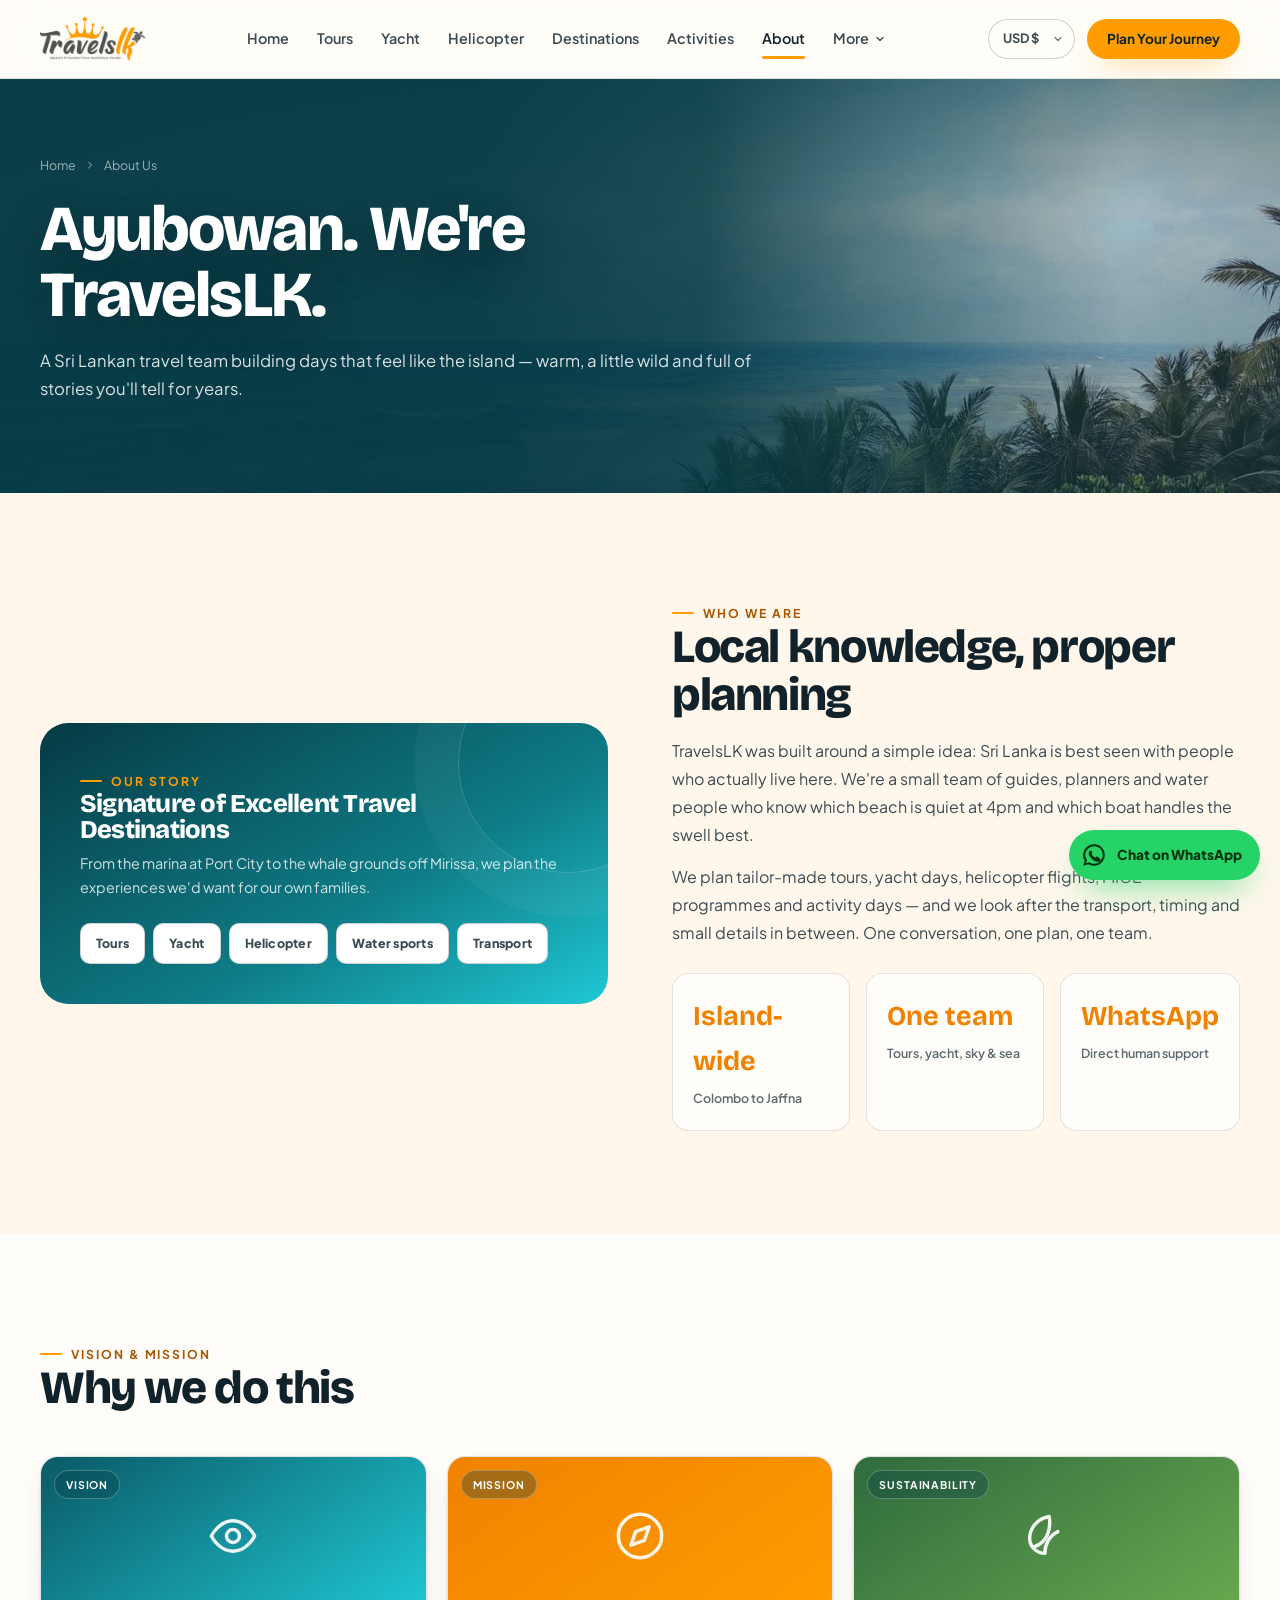
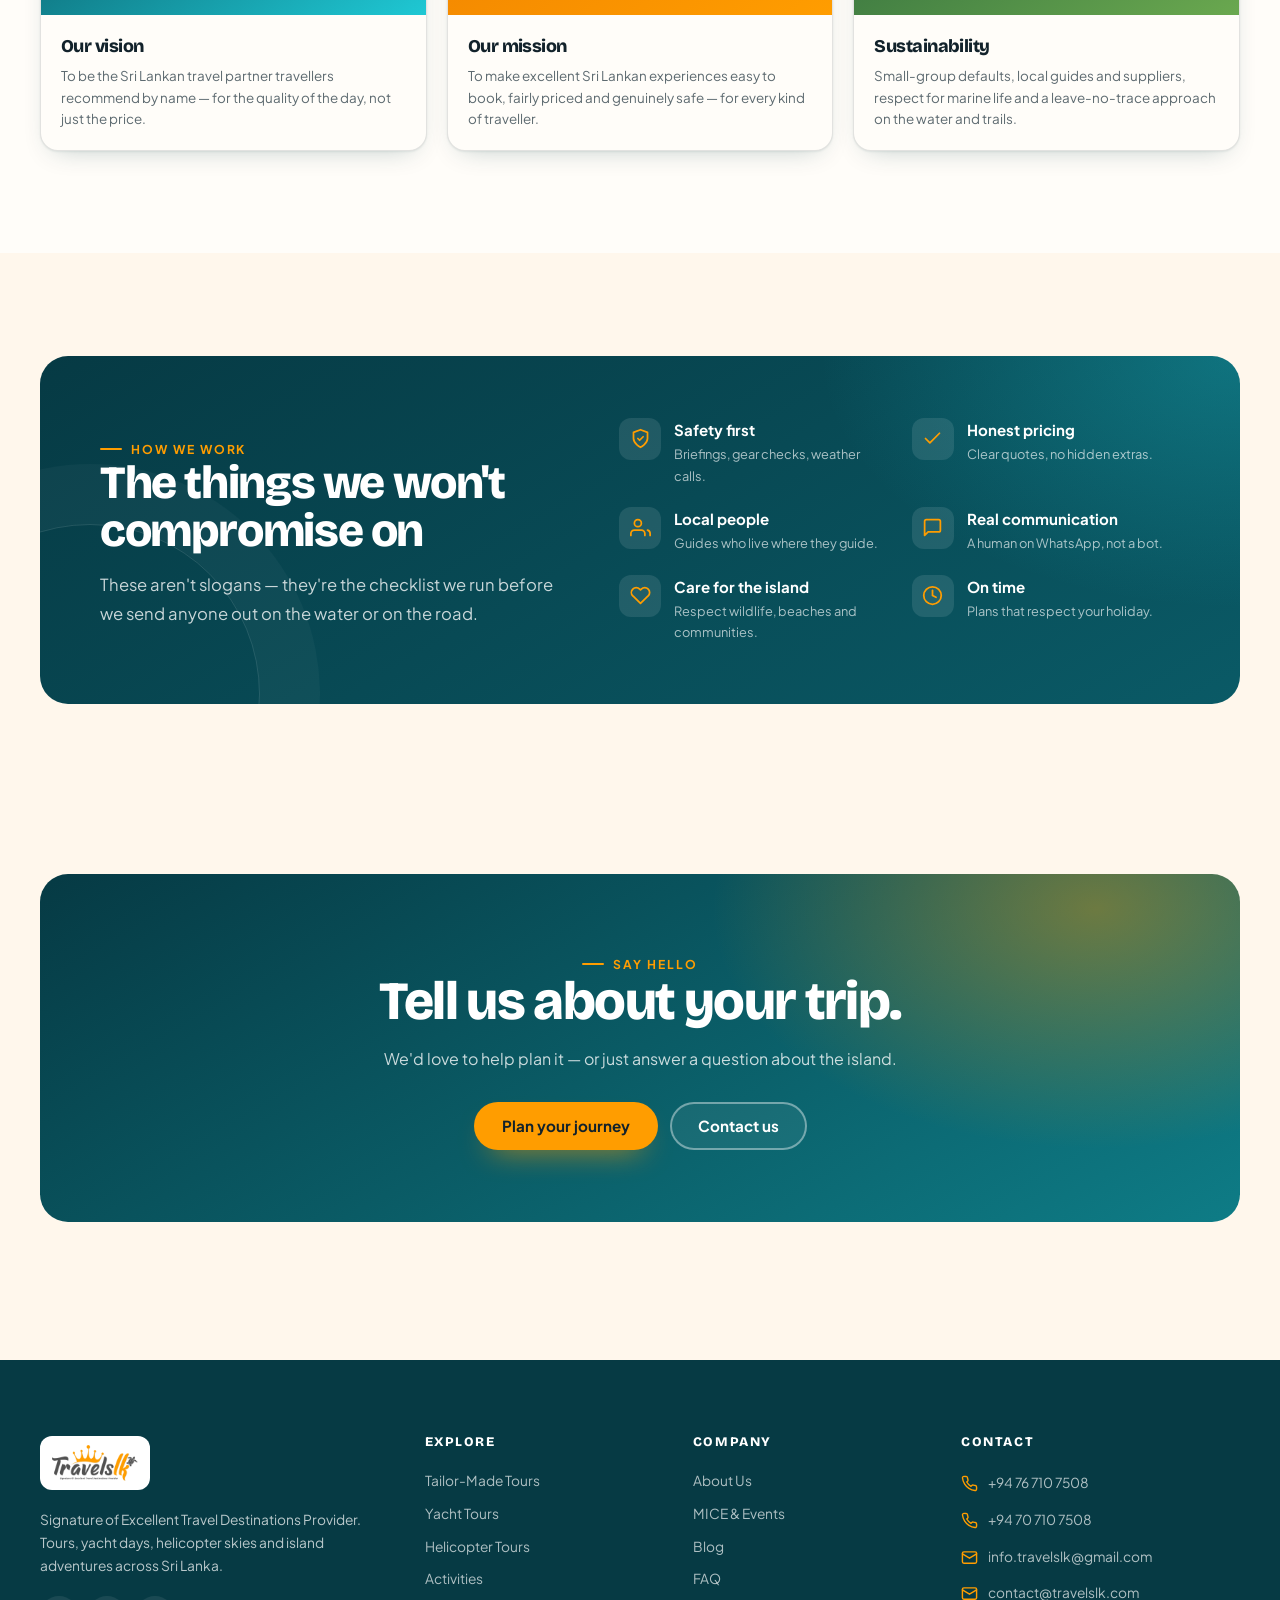
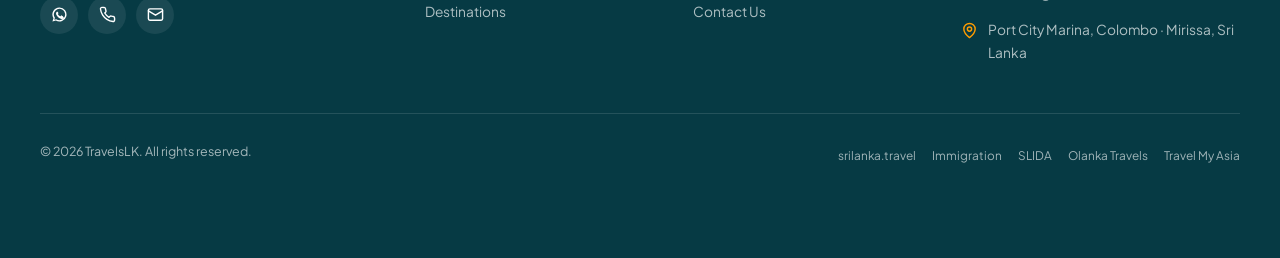
<file: about.html>
<!DOCTYPE html>
<html lang="en">
<head>
  <meta charset="UTF-8">
  <meta name="viewport" content="width=device-width, initial-scale=1">
  <title>About Us — TravelsLK</title>
  <meta name="description" content="TravelsLK is a Sri Lankan travel team building tours, yacht days, helicopter flights and island adventures. Our vision, mission and sustainability approach.">
  <meta name="theme-color" content="#063a44">
  <link rel="icon" href="assets/img/logo.png">
  <link rel="preconnect" href="https://fonts.googleapis.com">
  <link rel="preconnect" href="https://fonts.gstatic.com" crossorigin>
  <link href="https://fonts.googleapis.com/css2?family=Bricolage+Grotesque:opsz,wght@12..96,500;12..96,700;12..96,800&family=Plus+Jakarta+Sans:wght@400;500;600;700;800&family=Caveat:wght@600&display=swap" rel="stylesheet">
  <link rel="stylesheet" href="css/styles.css">
</head>
<body data-page="about">
  <a class="skip-link" href="#main">Skip to content</a>
  <div id="site-header"></div>

  <main id="main">
    <section class="page-hero page-hero--about">
      <div class="container">
        <nav class="breadcrumb" aria-label="Breadcrumb">
          <a href="index.html">Home</a>
          <svg viewBox="0 0 24 24" fill="none" stroke="currentColor" stroke-width="2" stroke-linecap="round" stroke-linejoin="round"><path d="m9 6 6 6-6 6"/></svg>
          <span>About Us</span>
        </nav>
        <h1>Ayubowan. We're TravelsLK.</h1>
        <p class="lead">A Sri Lankan travel team building days that feel like the island — warm, a little wild and full of stories you'll tell for years.</p>
      </div>
    </section>

    <section class="section">
      <div class="container">
        <div class="split">
          <div class="region-panel d-south reveal">
            <div>
              <span class="eyebrow eyebrow--light">Our story</span>
              <h3>Signature of Excellent Travel Destinations</h3>
              <p>From the marina at Port City to the whale grounds off Mirissa, we plan the experiences we'd want for our own families.</p>
            </div>
            <div class="pay-pills">
              <span class="pay-pill">Tours</span>
              <span class="pay-pill">Yacht</span>
              <span class="pay-pill">Helicopter</span>
              <span class="pay-pill">Water sports</span>
              <span class="pay-pill">Transport</span>
            </div>
          </div>
          <div class="prose reveal">
            <span class="eyebrow">Who we are</span>
            <h2 class="h2">Local knowledge, proper planning</h2>
            <p>TravelsLK was built around a simple idea: Sri Lanka is best seen with people who actually live here. We're a small team of guides, planners and water people who know which beach is quiet at 4pm and which boat handles the swell best.</p>
            <p>We plan tailor-made tours, yacht days, helicopter flights, MICE programmes and activity days — and we look after the transport, timing and small details in between. One conversation, one plan, one team.</p>
            <div class="stat-row">
              <div class="stat"><strong>Island-wide</strong><span>Colombo to Jaffna</span></div>
              <div class="stat"><strong>One team</strong><span>Tours, yacht, sky &amp; sea</span></div>
              <div class="stat"><strong>WhatsApp</strong><span>Direct human support</span></div>
            </div>
          </div>
        </div>
      </div>
    </section>

    <section class="section section--white">
      <div class="container">
        <div class="section-head reveal">
          <div>
            <span class="eyebrow">Vision &amp; mission</span>
            <h2 class="h2">Why we do this</h2>
          </div>
        </div>
        <div class="tile-grid">
          <article class="tile-card reveal">
            <div class="tile-media g-budget"><span class="tile-tag">Vision</span>
              <svg viewBox="0 0 24 24" fill="none" stroke="currentColor" stroke-width="1.6" stroke-linecap="round" stroke-linejoin="round"><path d="M2 12s3.5-7 10-7 10 7 10 7-3.5 7-10 7S2 12 2 12Z"/><circle cx="12" cy="12" r="3"/></svg>
            </div>
            <div class="tile-body"><h3>Our vision</h3><p>To be the Sri Lankan travel partner travellers recommend by name — for the quality of the day, not just the price.</p></div>
          </article>
          <article class="tile-card reveal">
            <div class="tile-media g-family"><span class="tile-tag">Mission</span>
              <svg viewBox="0 0 24 24" fill="none" stroke="currentColor" stroke-width="1.6" stroke-linecap="round" stroke-linejoin="round"><circle cx="12" cy="12" r="10"/><path d="m16.2 7.8-2.2 6.2-6.2 2.2 2.2-6.2 6.2-2.2Z"/></svg>
            </div>
            <div class="tile-body"><h3>Our mission</h3><p>To make excellent Sri Lankan experiences easy to book, fairly priced and genuinely safe — for every kind of traveller.</p></div>
          </article>
          <article class="tile-card reveal">
            <div class="tile-media g-nature"><span class="tile-tag">Sustainability</span>
              <svg viewBox="0 0 24 24" fill="none" stroke="currentColor" stroke-width="1.6" stroke-linecap="round" stroke-linejoin="round"><path d="M11 20A7 7 0 0 1 4 13c0-4 3-9 9-10 1 6-1 12-7 14"/><path d="M11 20c0-4 2-8 6-10"/></svg>
            </div>
            <div class="tile-body"><h3>Sustainability</h3><p>Small-group defaults, local guides and suppliers, respect for marine life and a leave-no-trace approach on the water and trails.</p></div>
          </article>
        </div>
      </div>
    </section>

    <section class="section">
      <div class="container">
        <div class="why-panel reveal">
          <div class="why-grid">
            <div>
              <span class="eyebrow eyebrow--light">How we work</span>
              <h2 class="h2">The things we won't compromise on</h2>
              <p class="lead">These aren't slogans — they're the checklist we run before we send anyone out on the water or on the road.</p>
            </div>
            <ul class="why-list">
              <li class="why-item"><span class="why-ic"><svg viewBox="0 0 24 24" fill="none" stroke="currentColor" stroke-width="2" stroke-linecap="round" stroke-linejoin="round"><path d="M12 22s8-4 8-10V5l-8-3-8 3v7c0 6 8 10 8 10Z"/><path d="m9 12 2 2 4-4"/></svg></span><span><strong>Safety first</strong><span>Briefings, gear checks, weather calls.</span></span></li>
              <li class="why-item"><span class="why-ic"><svg viewBox="0 0 24 24" fill="none" stroke="currentColor" stroke-width="2" stroke-linecap="round" stroke-linejoin="round"><path d="m20 6-11 11-5-5"/></svg></span><span><strong>Honest pricing</strong><span>Clear quotes, no hidden extras.</span></span></li>
              <li class="why-item"><span class="why-ic"><svg viewBox="0 0 24 24" fill="none" stroke="currentColor" stroke-width="2" stroke-linecap="round" stroke-linejoin="round"><path d="M17 21v-2a4 4 0 0 0-4-4H5a4 4 0 0 0-4 4v2"/><circle cx="9" cy="7" r="4"/><path d="M23 21v-2a4 4 0 0 0-3-3.9"/></svg></span><span><strong>Local people</strong><span>Guides who live where they guide.</span></span></li>
              <li class="why-item"><span class="why-ic"><svg viewBox="0 0 24 24" fill="none" stroke="currentColor" stroke-width="2" stroke-linecap="round" stroke-linejoin="round"><path d="M21 15a2 2 0 0 1-2 2H7l-4 4V5a2 2 0 0 1 2-2h14a2 2 0 0 1 2 2Z"/></svg></span><span><strong>Real communication</strong><span>A human on WhatsApp, not a bot.</span></span></li>
              <li class="why-item"><span class="why-ic"><svg viewBox="0 0 24 24" fill="none" stroke="currentColor" stroke-width="2" stroke-linecap="round" stroke-linejoin="round"><path d="M20.8 4.6a5.5 5.5 0 0 0-7.8 0L12 5.6l-1-1a5.5 5.5 0 0 0-7.8 7.8l1 1L12 21l7.8-7.6 1-1a5.5 5.5 0 0 0 0-7.8Z"/></svg></span><span><strong>Care for the island</strong><span>Respect wildlife, beaches and communities.</span></span></li>
              <li class="why-item"><span class="why-ic"><svg viewBox="0 0 24 24" fill="none" stroke="currentColor" stroke-width="2" stroke-linecap="round" stroke-linejoin="round"><circle cx="12" cy="12" r="10"/><path d="M12 6v6l4 2"/></svg></span><span><strong>On time</strong><span>Plans that respect your holiday.</span></span></li>
            </ul>
          </div>
        </div>
      </div>
    </section>

    <section class="section section--tight">
      <div class="container">
        <div class="cta-band reveal">
          <span class="eyebrow eyebrow--light">Say hello</span>
          <h2>Tell us about your trip.</h2>
          <p>We'd love to help plan it — or just answer a question about the island.</p>
          <div class="hero-actions">
            <a class="btn btn-primary" href="plan-your-journey.html">Plan your journey</a>
            <a class="btn btn-outline-light" href="contact.html">Contact us</a>
          </div>
        </div>
      </div>
    </section>
  </main>

  <div id="site-footer"></div>
  <script src="js/main.js"></script>
</body>
</html>
</file>
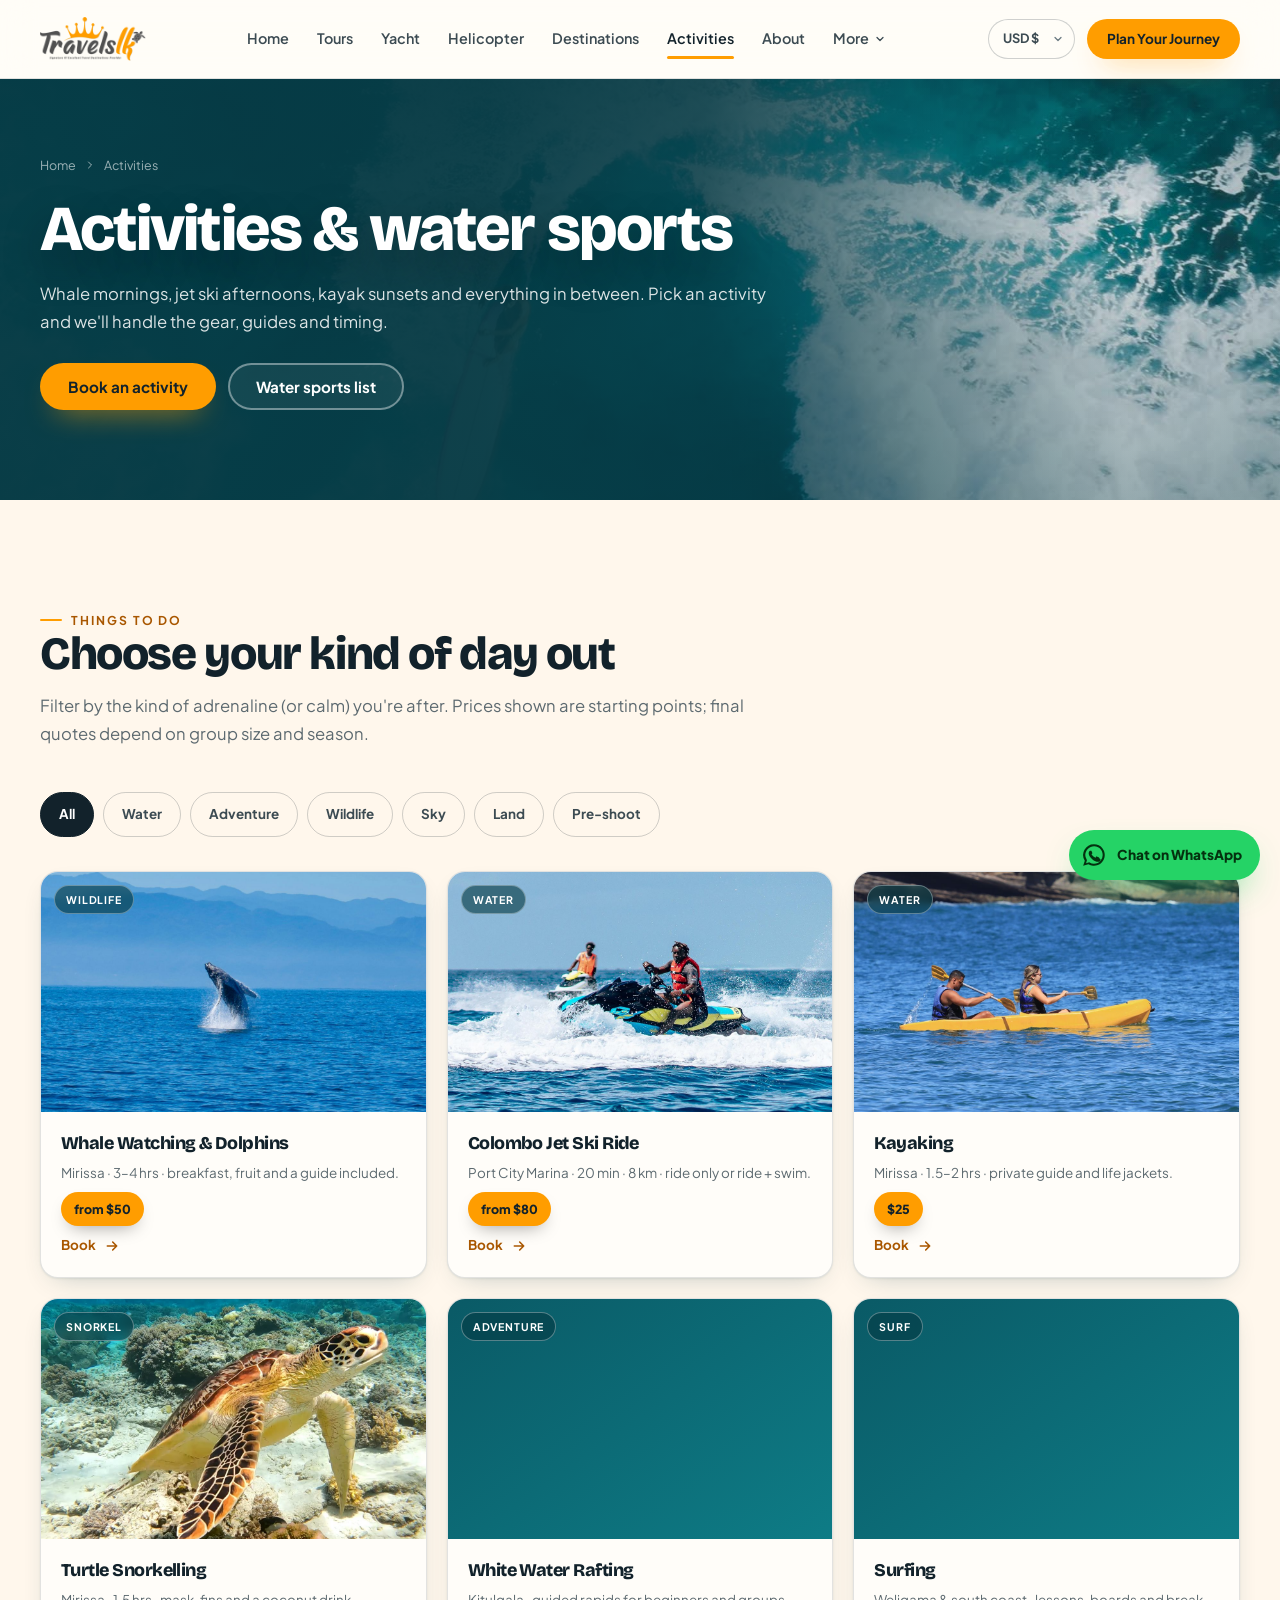
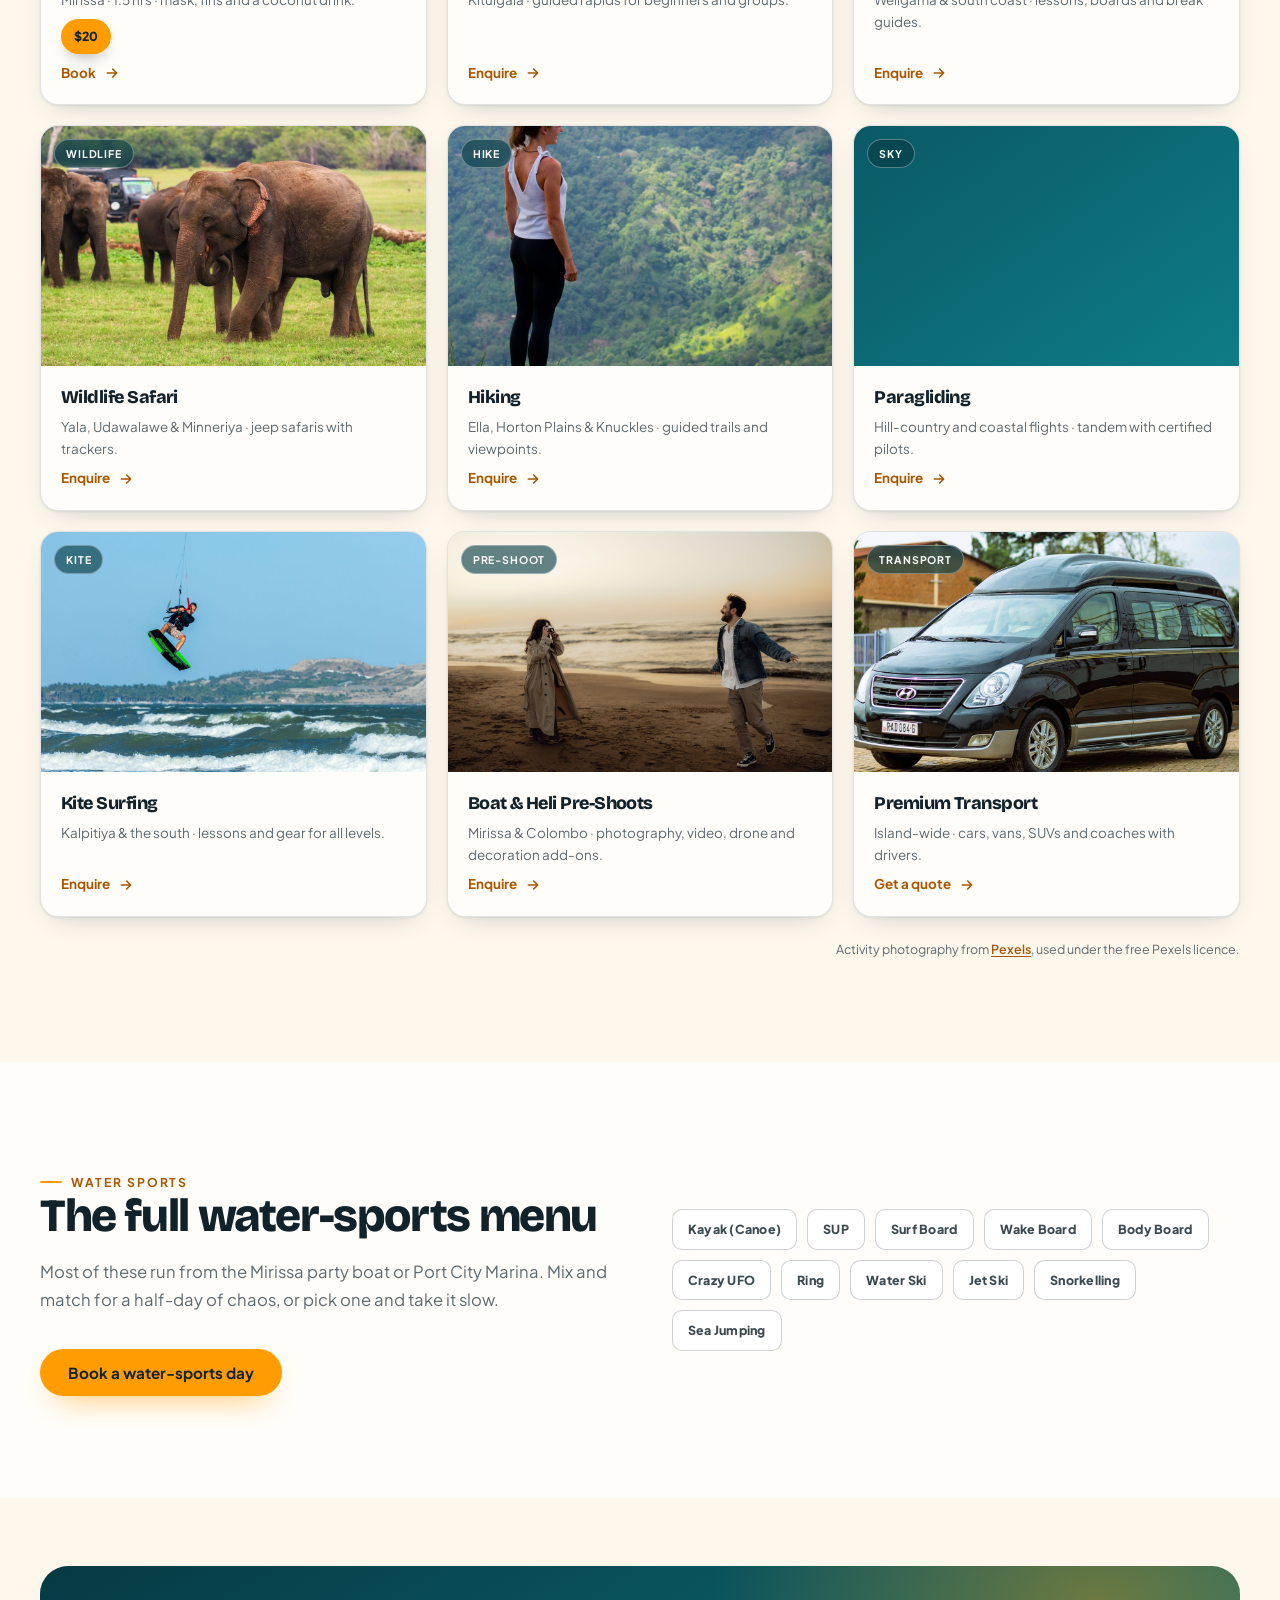
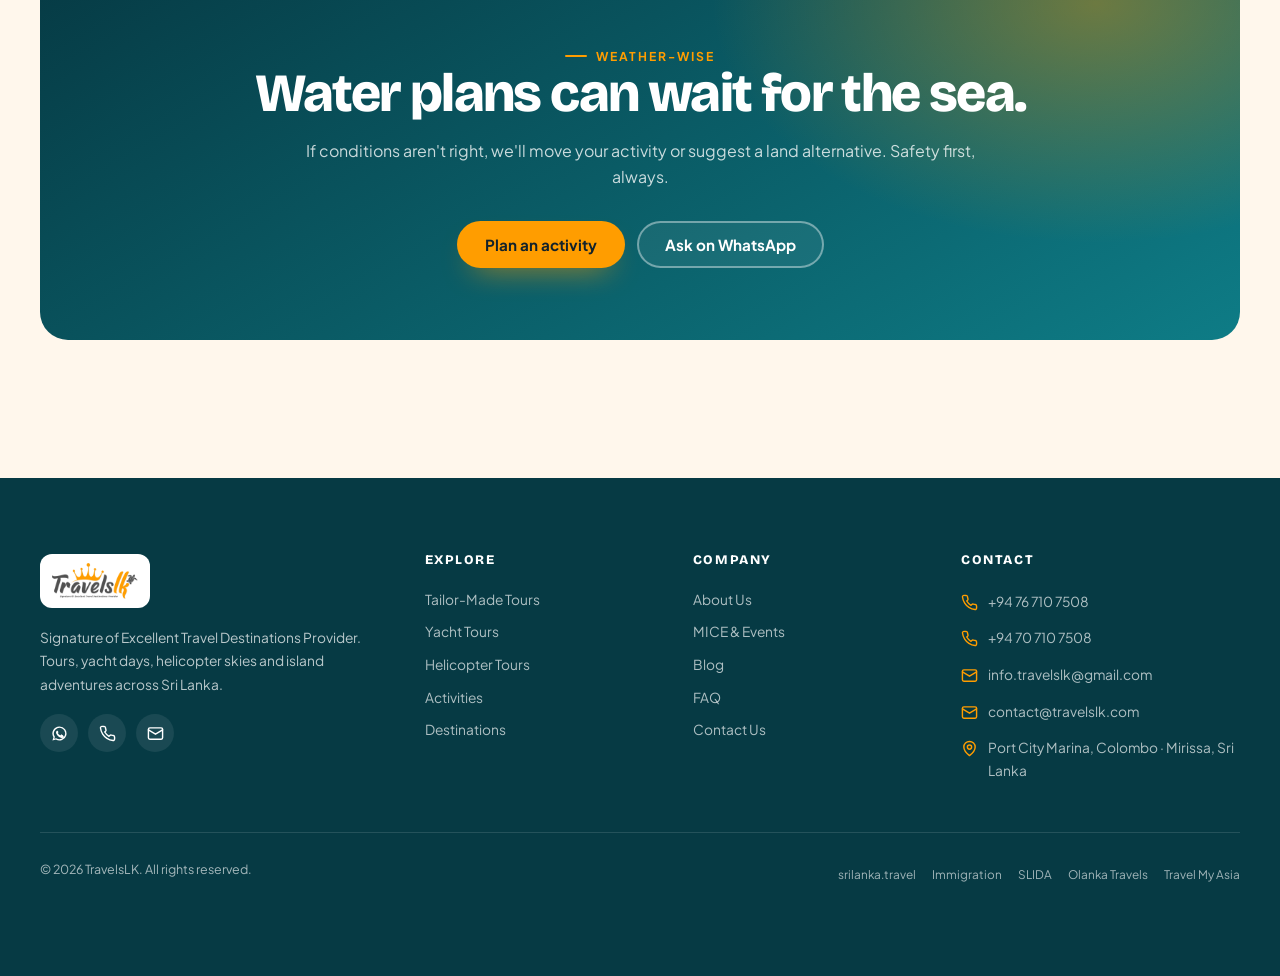
<file: activities.html>
<!DOCTYPE html>
<html lang="en">
<head>
  <meta charset="UTF-8">
  <meta name="viewport" content="width=device-width, initial-scale=1">
  <title>Activities &amp; Water Sports — TravelsLK</title>
  <meta name="description" content="Whale watching, jet ski, kayaking, snorkelling, surfing, rafting, paragliding and more across Sri Lanka. Book activities and water sports with TravelsLK.">
  <meta name="theme-color" content="#063a44">
  <link rel="icon" href="assets/img/logo.png">
  <link rel="preconnect" href="https://fonts.googleapis.com">
  <link rel="preconnect" href="https://fonts.gstatic.com" crossorigin>
  <link href="https://fonts.googleapis.com/css2?family=Bricolage+Grotesque:opsz,wght@12..96,500;12..96,700;12..96,800&family=Plus+Jakarta+Sans:wght@400;500;600;700;800&family=Caveat:wght@600&display=swap" rel="stylesheet">
  <link rel="stylesheet" href="css/styles.css">
</head>
<body data-page="activities">
  <a class="skip-link" href="#main">Skip to content</a>
  <div id="site-header"></div>

  <main id="main">
    <section class="page-hero page-hero--activities">
      <div class="container">
        <nav class="breadcrumb" aria-label="Breadcrumb">
          <a href="index.html">Home</a>
          <svg viewBox="0 0 24 24" fill="none" stroke="currentColor" stroke-width="2" stroke-linecap="round" stroke-linejoin="round"><path d="m9 6 6 6-6 6"/></svg>
          <span>Activities</span>
        </nav>
        <h1>Activities &amp; water sports</h1>
        <p class="lead">Whale mornings, jet ski afternoons, kayak sunsets and everything in between. Pick an activity and we'll handle the gear, guides and timing.</p>
        <div class="hero-actions">
          <a class="btn btn-primary" href="plan-your-journey.html">Book an activity</a>
          <a class="btn btn-outline-light" href="#watersports">Water sports list</a>
        </div>
      </div>
    </section>

    <section class="section">
      <div class="container">
        <div class="section-head reveal">
          <div>
            <span class="eyebrow">Things to do</span>
            <h2 class="h2">Choose your kind of day out</h2>
            <p class="lead">Filter by the kind of adrenaline (or calm) you're after. Prices shown are starting points; final quotes depend on group size and season.</p>
          </div>
        </div>

        <div class="filter-bar reveal" data-filter-bar data-target="#activityGrid">
          <button class="filter-btn is-active" data-filter="all" type="button">All</button>
          <button class="filter-btn" data-filter="water" type="button">Water</button>
          <button class="filter-btn" data-filter="adventure" type="button">Adventure</button>
          <button class="filter-btn" data-filter="wildlife" type="button">Wildlife</button>
          <button class="filter-btn" data-filter="sky" type="button">Sky</button>
          <button class="filter-btn" data-filter="land" type="button">Land</button>
          <button class="filter-btn" data-filter="preshoot" type="button">Pre-shoot</button>
        </div>

        <div class="tile-grid" id="activityGrid">
          <article class="tile-card reveal" data-cat="water wildlife">
            <div class="tile-media tile-media--photo"><img src="assets/img/activities/whale-watching.jpg" alt="Humpback whale breaching out of the ocean" width="1200" height="900" loading="lazy" decoding="async"><span class="tile-tag">Wildlife</span></div>
            <div class="tile-body">
              <h3>Whale Watching &amp; Dolphins</h3>
              <p>Mirissa · 3–4 hrs · breakfast, fruit and a guide included.</p>
              <span class="exp-price" style="position:static;align-self:flex-start;">from <span data-usd="50">$50</span></span>
              <a class="link-arrow" href="plan-your-journey.html?experience=whale-watching">Book
                <svg viewBox="0 0 24 24" fill="none" stroke="currentColor" stroke-width="2.4" stroke-linecap="round" stroke-linejoin="round"><path d="M5 12h14M13 6l6 6-6 6"/></svg>
              </a>
            </div>
          </article>

          <article class="tile-card reveal" data-cat="water adventure">
            <div class="tile-media tile-media--photo"><img src="assets/img/activities/jetski.jpg" alt="Two riders speeding across blue water on a jet ski" width="1200" height="900" loading="lazy" decoding="async"><span class="tile-tag">Water</span></div>
            <div class="tile-body">
              <h3>Colombo Jet Ski Ride</h3>
              <p>Port City Marina · 20 min · 8 km · ride only or ride + swim.</p>
              <span class="exp-price" style="position:static;align-self:flex-start;">from <span data-usd="80">$80</span></span>
              <a class="link-arrow" href="plan-your-journey.html?experience=jetski">Book
                <svg viewBox="0 0 24 24" fill="none" stroke="currentColor" stroke-width="2.4" stroke-linecap="round" stroke-linejoin="round"><path d="M5 12h14M13 6l6 6-6 6"/></svg>
              </a>
            </div>
          </article>

          <article class="tile-card reveal" data-cat="water">
            <div class="tile-media tile-media--photo"><img src="assets/img/activities/kayaking.jpg" alt="Two kayakers paddling a yellow kayak along a rocky coastline" width="1200" height="900" loading="lazy" decoding="async"><span class="tile-tag">Water</span></div>
            <div class="tile-body">
              <h3>Kayaking</h3>
              <p>Mirissa · 1.5–2 hrs · private guide and life jackets.</p>
              <span class="exp-price" style="position:static;align-self:flex-start;"><span data-usd="25">$25</span></span>
              <a class="link-arrow" href="plan-your-journey.html?experience=kayak-snorkel">Book
                <svg viewBox="0 0 24 24" fill="none" stroke="currentColor" stroke-width="2.4" stroke-linecap="round" stroke-linejoin="round"><path d="M5 12h14M13 6l6 6-6 6"/></svg>
              </a>
            </div>
          </article>

          <article class="tile-card reveal" data-cat="water wildlife">
            <div class="tile-media tile-media--photo"><img src="assets/img/activities/turtle-snorkelling.jpg" alt="Green sea turtle swimming over a coral reef" width="1200" height="900" loading="lazy" decoding="async"><span class="tile-tag">Snorkel</span></div>
            <div class="tile-body">
              <h3>Turtle Snorkelling</h3>
              <p>Mirissa · 1.5 hrs · mask, fins and a coconut drink.</p>
              <span class="exp-price" style="position:static;align-self:flex-start;"><span data-usd="20">$20</span></span>
              <a class="link-arrow" href="plan-your-journey.html?experience=kayak-snorkel">Book
                <svg viewBox="0 0 24 24" fill="none" stroke="currentColor" stroke-width="2.4" stroke-linecap="round" stroke-linejoin="round"><path d="M5 12h14M13 6l6 6-6 6"/></svg>
              </a>
            </div>
          </article>

          <article class="tile-card reveal" data-cat="water adventure">
            <div class="tile-media tile-media--photo"><img src="assets/img/activities/rafting.jpg" alt="Rafting team paddling a yellow raft through river rapids" width="1200" height="900" loading="lazy" decoding="async"><span class="tile-tag">Adventure</span></div>
            <div class="tile-body">
              <h3>White Water Rafting</h3>
              <p>Kitulgala · guided rapids for beginners and groups.</p>
              <a class="link-arrow" href="plan-your-journey.html?experience=tailor-made">Enquire
                <svg viewBox="0 0 24 24" fill="none" stroke="currentColor" stroke-width="2.4" stroke-linecap="round" stroke-linejoin="round"><path d="M5 12h14M13 6l6 6-6 6"/></svg>
              </a>
            </div>
          </article>

          <article class="tile-card reveal" data-cat="water adventure">
            <div class="tile-media tile-media--photo"><img src="assets/img/activities/surfing.jpg" alt="Surfer carrying a board on Weligama beach at sunset" width="1200" height="900" loading="lazy" decoding="async"><span class="tile-tag">Surf</span></div>
            <div class="tile-body">
              <h3>Surfing</h3>
              <p>Weligama &amp; south coast · lessons, boards and break guides.</p>
              <a class="link-arrow" href="plan-your-journey.html?experience=tailor-made">Enquire
                <svg viewBox="0 0 24 24" fill="none" stroke="currentColor" stroke-width="2.4" stroke-linecap="round" stroke-linejoin="round"><path d="M5 12h14M13 6l6 6-6 6"/></svg>
              </a>
            </div>
          </article>

          <article class="tile-card reveal" data-cat="wildlife land">
            <div class="tile-media tile-media--photo"><img src="assets/img/activities/safari.jpg" alt="Elephants grazing in a Sri Lankan national park" width="1200" height="900" loading="lazy" decoding="async"><span class="tile-tag">Wildlife</span></div>
            <div class="tile-body">
              <h3>Wildlife Safari</h3>
              <p>Yala, Udawalawe &amp; Minneriya · jeep safaris with trackers.</p>
              <a class="link-arrow" href="plan-your-journey.html?experience=tailor-made">Enquire
                <svg viewBox="0 0 24 24" fill="none" stroke="currentColor" stroke-width="2.4" stroke-linecap="round" stroke-linejoin="round"><path d="M5 12h14M13 6l6 6-6 6"/></svg>
              </a>
            </div>
          </article>

          <article class="tile-card reveal" data-cat="land adventure">
            <div class="tile-media tile-media--photo"><img src="assets/img/activities/hiking.jpg" alt="Hiker looking out over the green hills around Ella" width="1200" height="900" loading="lazy" decoding="async"><span class="tile-tag">Hike</span></div>
            <div class="tile-body">
              <h3>Hiking</h3>
              <p>Ella, Horton Plains &amp; Knuckles · guided trails and viewpoints.</p>
              <a class="link-arrow" href="plan-your-journey.html?experience=tailor-made">Enquire
                <svg viewBox="0 0 24 24" fill="none" stroke="currentColor" stroke-width="2.4" stroke-linecap="round" stroke-linejoin="round"><path d="M5 12h14M13 6l6 6-6 6"/></svg>
              </a>
            </div>
          </article>

          <article class="tile-card reveal" data-cat="sky adventure">
            <div class="tile-media tile-media--photo"><img src="assets/img/activities/paragliding.jpg" alt="Tandem paragliders flying beneath red canopies" width="1200" height="900" loading="lazy" decoding="async"><span class="tile-tag">Sky</span></div>
            <div class="tile-body">
              <h3>Paragliding</h3>
              <p>Hill-country and coastal flights · tandem with certified pilots.</p>
              <a class="link-arrow" href="plan-your-journey.html?experience=tailor-made">Enquire
                <svg viewBox="0 0 24 24" fill="none" stroke="currentColor" stroke-width="2.4" stroke-linecap="round" stroke-linejoin="round"><path d="M5 12h14M13 6l6 6-6 6"/></svg>
              </a>
            </div>
          </article>

          <article class="tile-card reveal" data-cat="water adventure">
            <div class="tile-media tile-media--photo"><img src="assets/img/activities/kitesurfing.jpg" alt="Kite surfer catching air above the waves" width="1200" height="900" loading="lazy" decoding="async"><span class="tile-tag">Kite</span></div>
            <div class="tile-body">
              <h3>Kite Surfing</h3>
              <p>Kalpitiya &amp; the south · lessons and gear for all levels.</p>
              <a class="link-arrow" href="plan-your-journey.html?experience=tailor-made">Enquire
                <svg viewBox="0 0 24 24" fill="none" stroke="currentColor" stroke-width="2.4" stroke-linecap="round" stroke-linejoin="round"><path d="M5 12h14M13 6l6 6-6 6"/></svg>
              </a>
            </div>
          </article>

          <article class="tile-card reveal" id="preshoots" data-cat="preshoot">
            <div class="tile-media tile-media--photo"><img src="assets/img/activities/preshoot.jpg" alt="Couple walking on the beach during a golden-hour photo shoot" width="1200" height="900" loading="lazy" decoding="async"><span class="tile-tag">Pre-shoot</span></div>
            <div class="tile-body">
              <h3>Boat &amp; Heli Pre-Shoots</h3>
              <p>Mirissa &amp; Colombo · photography, video, drone and decoration add-ons.</p>
              <a class="link-arrow" href="plan-your-journey.html?experience=boat-preshoot">Enquire
                <svg viewBox="0 0 24 24" fill="none" stroke="currentColor" stroke-width="2.4" stroke-linecap="round" stroke-linejoin="round"><path d="M5 12h14M13 6l6 6-6 6"/></svg>
              </a>
            </div>
          </article>

          <article class="tile-card reveal" data-cat="land">
            <div class="tile-media tile-media--photo"><img src="assets/img/activities/transport.jpg" alt="Premium black van ready for an island transfer" width="1200" height="900" loading="lazy" decoding="async"><span class="tile-tag">Transport</span></div>
            <div class="tile-body">
              <h3>Premium Transport</h3>
              <p>Island-wide · cars, vans, SUVs and coaches with drivers.</p>
              <a class="link-arrow" href="contact.html">Get a quote
                <svg viewBox="0 0 24 24" fill="none" stroke="currentColor" stroke-width="2.4" stroke-linecap="round" stroke-linejoin="round"><path d="M5 12h14M13 6l6 6-6 6"/></svg>
              </a>
            </div>
          </article>
        </div>

        <p class="photo-credit">Activity photography from <a href="https://www.pexels.com" target="_blank" rel="noopener">Pexels</a>, used under the free Pexels licence.</p>
      </div>
    </section>

    <section class="section section--white" id="watersports">
      <div class="container">
        <div class="split">
          <div class="reveal">
            <span class="eyebrow">Water sports</span>
            <h2 class="h2">The full water-sports menu</h2>
            <p class="lead">Most of these run from the Mirissa party boat or Port City Marina. Mix and match for a half-day of chaos, or pick one and take it slow.</p>
            <div class="hero-actions">
              <a class="btn btn-primary" href="plan-your-journey.html?experience=yacht-party">Book a water-sports day</a>
            </div>
          </div>
          <div class="reveal">
            <div class="pay-pills" style="gap:10px;">
              <span class="pay-pill">Kayak (Canoe)</span>
              <span class="pay-pill">SUP</span>
              <span class="pay-pill">Surf Board</span>
              <span class="pay-pill">Wake Board</span>
              <span class="pay-pill">Body Board</span>
              <span class="pay-pill">Crazy UFO</span>
              <span class="pay-pill">Ring</span>
              <span class="pay-pill">Water Ski</span>
              <span class="pay-pill">Jet Ski</span>
              <span class="pay-pill">Snorkelling</span>
              <span class="pay-pill">Sea Jumping</span>
            </div>
          </div>
        </div>
      </div>
    </section>

    <section class="section section--tight">
      <div class="container">
        <div class="cta-band reveal">
          <span class="eyebrow eyebrow--light">Weather-wise</span>
          <h2>Water plans can wait for the sea.</h2>
          <p>If conditions aren't right, we'll move your activity or suggest a land alternative. Safety first, always.</p>
          <div class="hero-actions">
            <a class="btn btn-primary" href="plan-your-journey.html">Plan an activity</a>
            <a class="btn btn-outline-light" href="https://wa.me/94767107508" target="_blank" rel="noopener">Ask on WhatsApp</a>
          </div>
        </div>
      </div>
    </section>
  </main>

  <div id="site-footer"></div>
  <script src="js/main.js"></script>
</body>
</html>
</file>
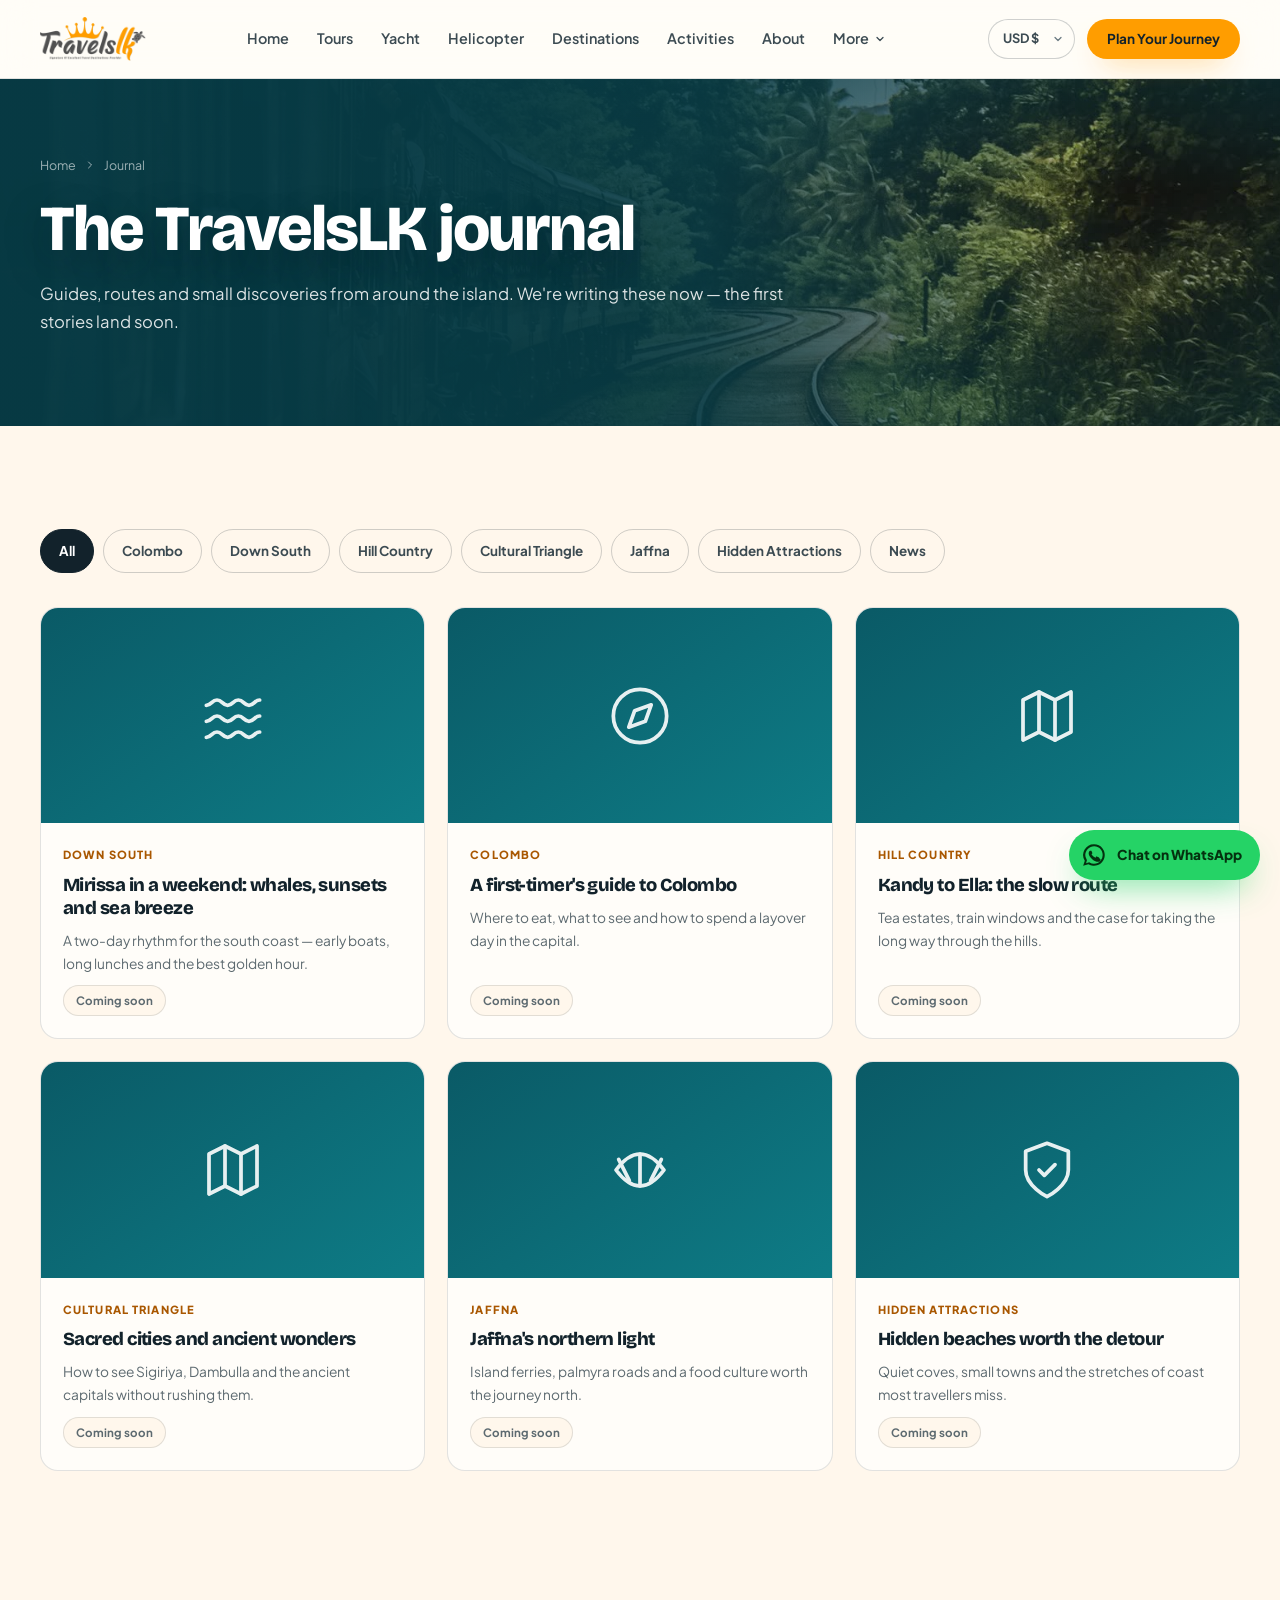
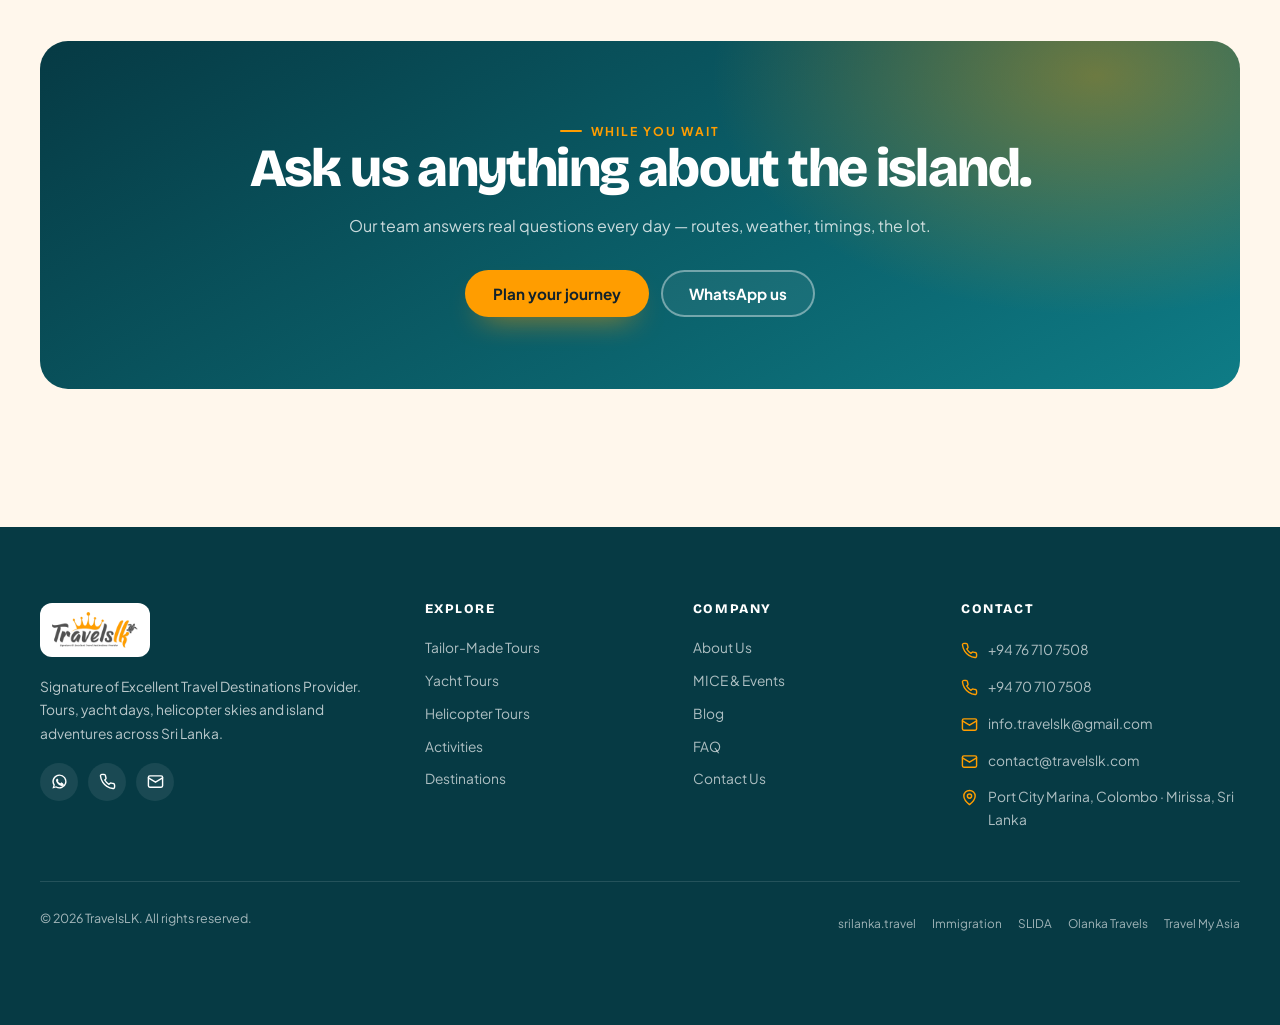
<file: blog.html>
<!DOCTYPE html>
<html lang="en">
<head>
  <meta charset="UTF-8">
  <meta name="viewport" content="width=device-width, initial-scale=1">
  <title>Journal &amp; Blog — TravelsLK</title>
  <meta name="description" content="Sri Lanka travel guides and stories from TravelsLK — Colombo, the south coast, hill country, the cultural triangle, Jaffna and hidden attractions.">
  <meta name="theme-color" content="#063a44">
  <link rel="icon" href="assets/img/logo.png">
  <link rel="preconnect" href="https://fonts.googleapis.com">
  <link rel="preconnect" href="https://fonts.gstatic.com" crossorigin>
  <link href="https://fonts.googleapis.com/css2?family=Bricolage+Grotesque:opsz,wght@12..96,500;12..96,700;12..96,800&family=Plus+Jakarta+Sans:wght@400;500;600;700;800&family=Caveat:wght@600&display=swap" rel="stylesheet">
  <link rel="stylesheet" href="css/styles.css">
</head>
<body data-page="blog">
  <a class="skip-link" href="#main">Skip to content</a>
  <div id="site-header"></div>

  <main id="main">
    <section class="page-hero page-hero--blog">
      <div class="container">
        <nav class="breadcrumb" aria-label="Breadcrumb">
          <a href="index.html">Home</a>
          <svg viewBox="0 0 24 24" fill="none" stroke="currentColor" stroke-width="2" stroke-linecap="round" stroke-linejoin="round"><path d="m9 6 6 6-6 6"/></svg>
          <span>Journal</span>
        </nav>
        <h1>The TravelsLK journal</h1>
        <p class="lead">Guides, routes and small discoveries from around the island. We're writing these now — the first stories land soon.</p>
      </div>
    </section>

    <section class="section">
      <div class="container">
        <div class="filter-bar reveal" data-filter-bar data-target="#blogGrid">
          <button class="filter-btn is-active" data-filter="all" type="button">All</button>
          <button class="filter-btn" data-filter="colombo" type="button">Colombo</button>
          <button class="filter-btn" data-filter="downsouth" type="button">Down South</button>
          <button class="filter-btn" data-filter="hill" type="button">Hill Country</button>
          <button class="filter-btn" data-filter="culture" type="button">Cultural Triangle</button>
          <button class="filter-btn" data-filter="jaffna" type="button">Jaffna</button>
          <button class="filter-btn" data-filter="hidden" type="button">Hidden Attractions</button>
          <button class="filter-btn" data-filter="news" type="button">News</button>
        </div>

        <div class="blog-grid" id="blogGrid">
          <article class="blog-card reveal" data-cat="downsouth">
            <div class="blog-media g-beach" style="display:grid;place-items:center;color:#fff;">
              <svg viewBox="0 0 24 24" fill="none" stroke="currentColor" stroke-width="1.4" style="width:64px;height:64px;opacity:.9;" stroke-linecap="round" stroke-linejoin="round"><path d="M2 8c2 0 2-2 4-2s2 2 4 2 2-2 4-2 2 2 4 2 2-2 4-2"/><path d="M2 14c2 0 2-2 4-2s2 2 4 2 2-2 4-2 2 2 4 2 2-2 4-2"/><path d="M2 20c2 0 2-2 4-2s2 2 4 2 2-2 4-2 2 2 4 2 2-2 4-2"/></svg>
            </div>
            <div class="blog-body">
              <span class="blog-cat">Down South</span>
              <h3>Mirissa in a weekend: whales, sunsets and sea breeze</h3>
              <p>A two-day rhythm for the south coast — early boats, long lunches and the best golden hour.</p>
              <span class="blog-soon">Coming soon</span>
            </div>
          </article>

          <article class="blog-card reveal" data-cat="colombo">
            <div class="blog-media g-colombo" style="display:grid;place-items:center;color:#fff;">
              <svg viewBox="0 0 24 24" fill="none" stroke="currentColor" stroke-width="1.4" style="width:64px;height:64px;opacity:.9;" stroke-linecap="round" stroke-linejoin="round"><circle cx="12" cy="12" r="10"/><path d="m16.2 7.8-2.2 6.2-6.2 2.2 2.2-6.2 6.2-2.2Z"/></svg>
            </div>
            <div class="blog-body">
              <span class="blog-cat">Colombo</span>
              <h3>A first-timer's guide to Colombo</h3>
              <p>Where to eat, what to see and how to spend a layover day in the capital.</p>
              <span class="blog-soon">Coming soon</span>
            </div>
          </article>

          <article class="blog-card reveal" data-cat="hill">
            <div class="blog-media g-hill" style="display:grid;place-items:center;color:#fff;">
              <svg viewBox="0 0 24 24" fill="none" stroke="currentColor" stroke-width="1.4" style="width:64px;height:64px;opacity:.9;" stroke-linecap="round" stroke-linejoin="round"><path d="m9 18-6 3V6l6-3 6 3 6-3v15l-6 3-6-3Z"/><path d="M9 3v15M15 6v15"/></svg>
            </div>
            <div class="blog-body">
              <span class="blog-cat">Hill Country</span>
              <h3>Kandy to Ella: the slow route</h3>
              <p>Tea estates, train windows and the case for taking the long way through the hills.</p>
              <span class="blog-soon">Coming soon</span>
            </div>
          </article>

          <article class="blog-card reveal" data-cat="culture">
            <div class="blog-media g-cultural" style="display:grid;place-items:center;color:#fff;">
              <svg viewBox="0 0 24 24" fill="none" stroke="currentColor" stroke-width="1.4" style="width:64px;height:64px;opacity:.9;" stroke-linecap="round" stroke-linejoin="round"><path d="m9 18-6 3V6l6-3 6 3 6-3v15l-6 3-6-3Z"/><path d="M9 3v15M15 6v15"/></svg>
            </div>
            <div class="blog-body">
              <span class="blog-cat">Cultural Triangle</span>
              <h3>Sacred cities and ancient wonders</h3>
              <p>How to see Sigiriya, Dambulla and the ancient capitals without rushing them.</p>
              <span class="blog-soon">Coming soon</span>
            </div>
          </article>

          <article class="blog-card reveal" data-cat="jaffna">
            <div class="blog-media g-adventure" style="display:grid;place-items:center;color:#fff;">
              <svg viewBox="0 0 24 24" fill="none" stroke="currentColor" stroke-width="1.4" style="width:64px;height:64px;opacity:.9;" stroke-linecap="round" stroke-linejoin="round"><path d="M3 12c3-4 6-6 9-6s6 2 9 6c-3 4-6 6-9 6s-6-2-9-6Z"/><path d="M12 6v12M4 8l4 8M20 8l-4 8"/></svg>
            </div>
            <div class="blog-body">
              <span class="blog-cat">Jaffna</span>
              <h3>Jaffna's northern light</h3>
              <p>Island ferries, palmyra roads and a food culture worth the journey north.</p>
              <span class="blog-soon">Coming soon</span>
            </div>
          </article>

          <article class="blog-card reveal" data-cat="hidden">
            <div class="blog-media g-nature" style="display:grid;place-items:center;color:#fff;">
              <svg viewBox="0 0 24 24" fill="none" stroke="currentColor" stroke-width="1.4" style="width:64px;height:64px;opacity:.9;" stroke-linecap="round" stroke-linejoin="round"><path d="M12 22s8-4 8-10V5l-8-3-8 3v7c0 6 8 10 8 10Z"/><path d="m9 12 2 2 4-4"/></svg>
            </div>
            <div class="blog-body">
              <span class="blog-cat">Hidden Attractions</span>
              <h3>Hidden beaches worth the detour</h3>
              <p>Quiet coves, small towns and the stretches of coast most travellers miss.</p>
              <span class="blog-soon">Coming soon</span>
            </div>
          </article>
        </div>
      </div>
    </section>

    <section class="section section--tight">
      <div class="container">
        <div class="cta-band reveal">
          <span class="eyebrow eyebrow--light">While you wait</span>
          <h2>Ask us anything about the island.</h2>
          <p>Our team answers real questions every day — routes, weather, timings, the lot.</p>
          <div class="hero-actions">
            <a class="btn btn-primary" href="plan-your-journey.html">Plan your journey</a>
            <a class="btn btn-outline-light" href="https://wa.me/94767107508" target="_blank" rel="noopener">WhatsApp us</a>
          </div>
        </div>
      </div>
    </section>
  </main>

  <div id="site-footer"></div>
  <script src="js/main.js"></script>
</body>
</html>
</file>
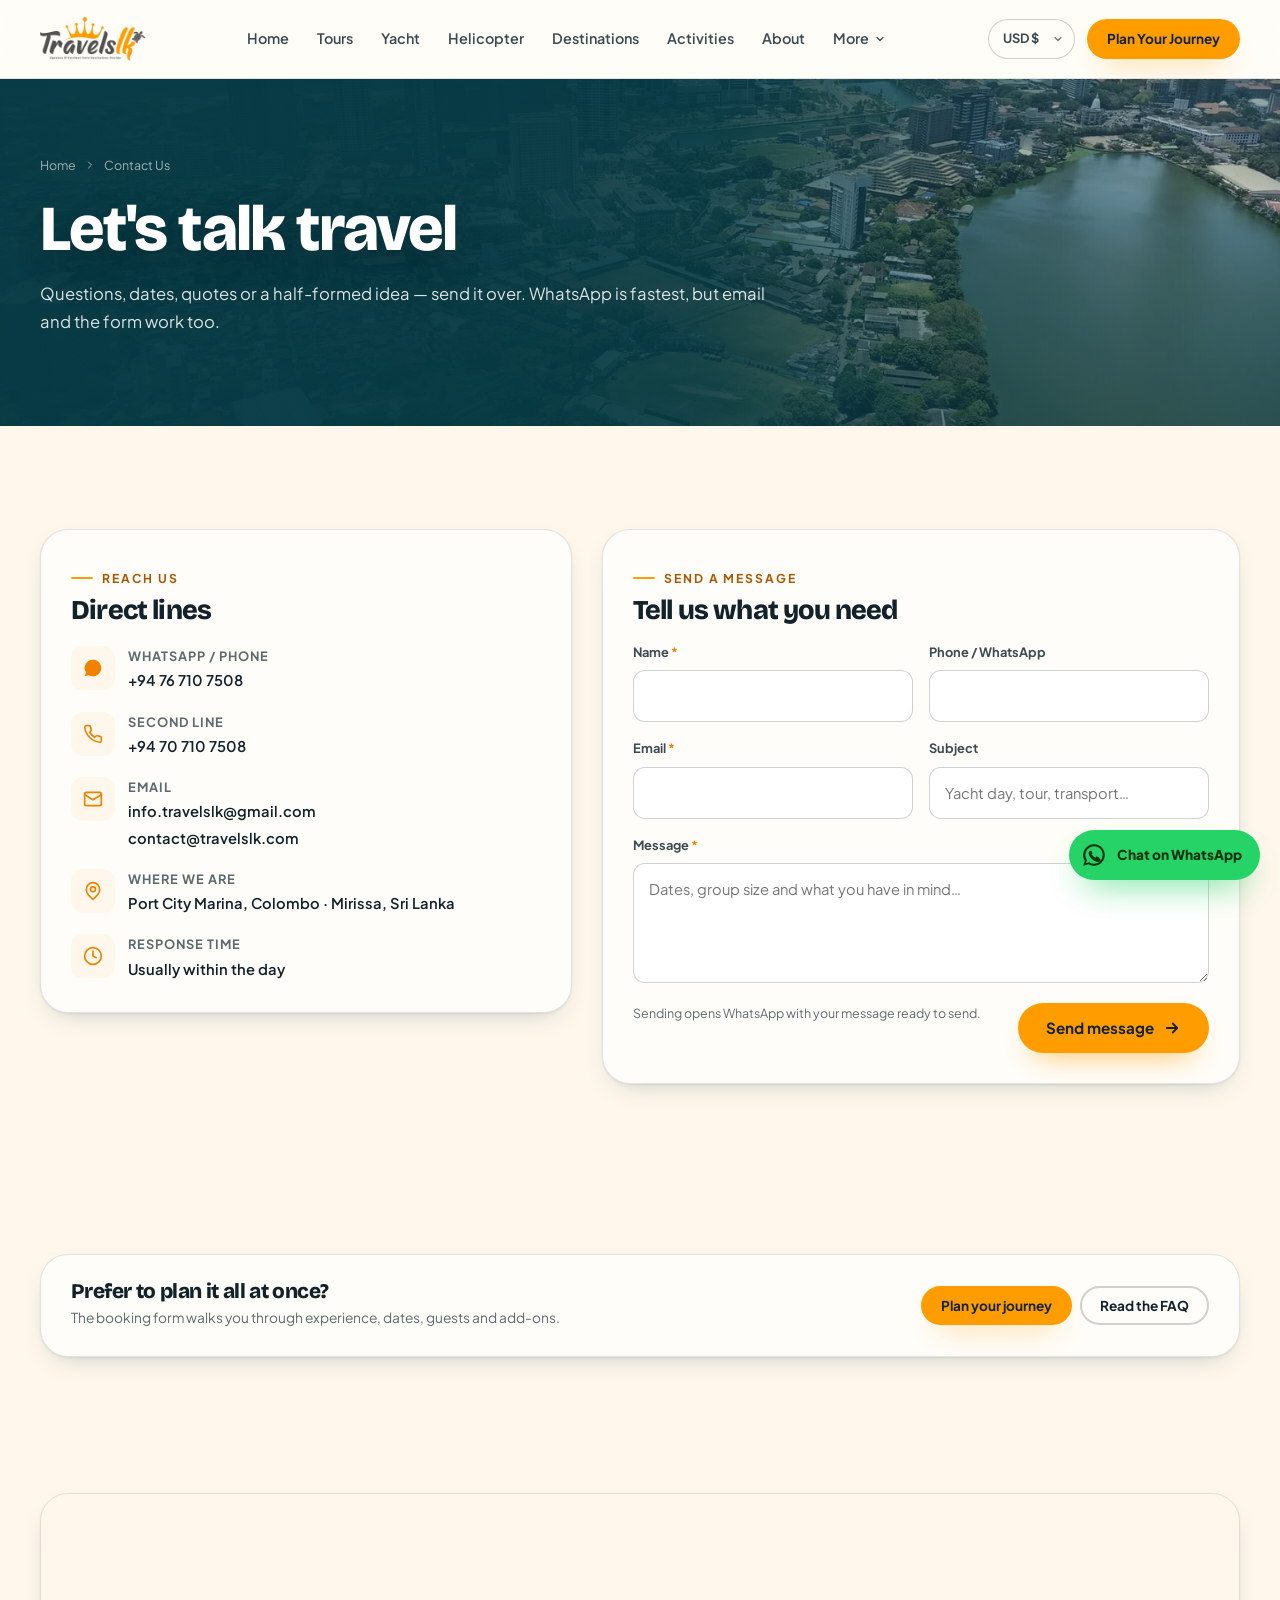
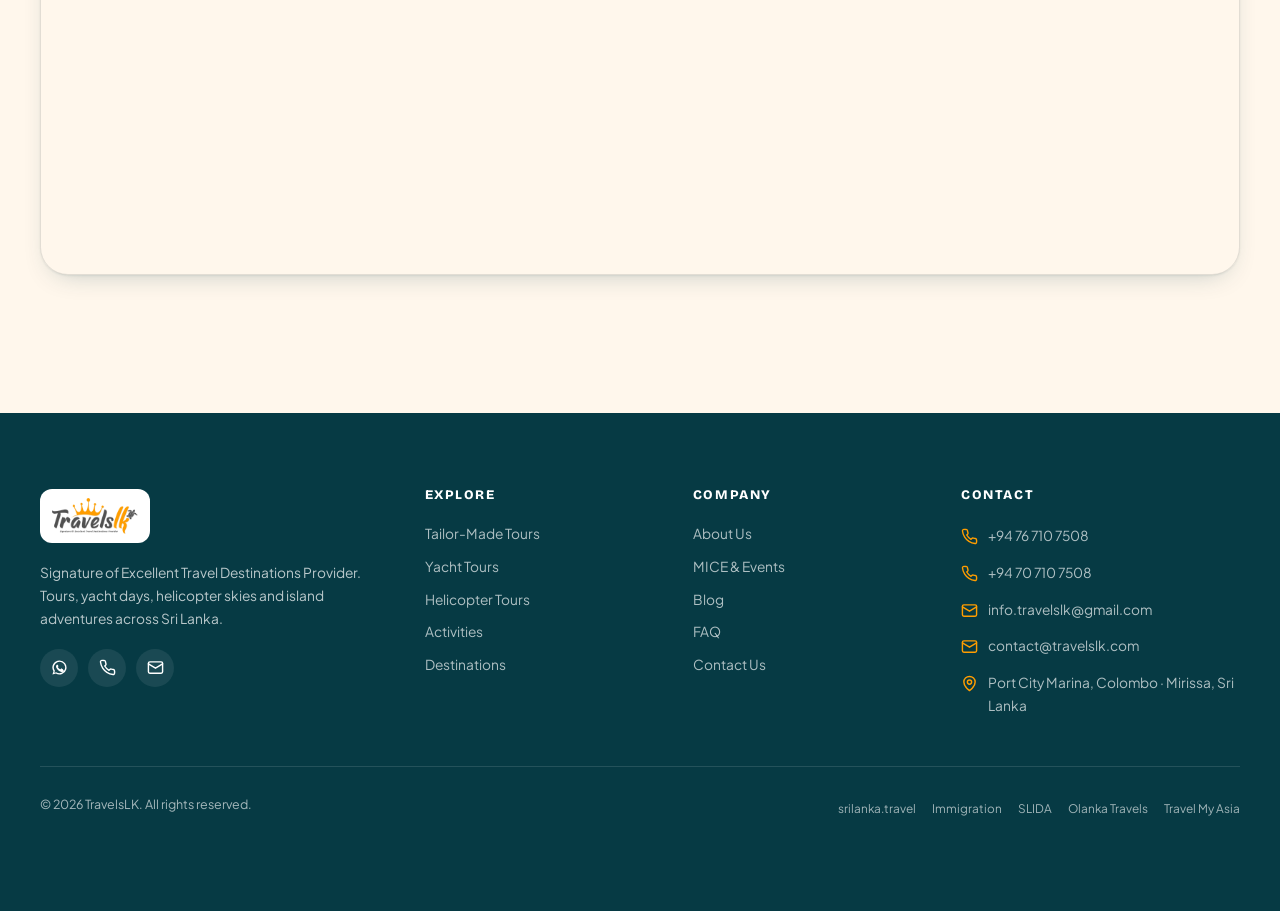
<file: contact.html>
<!DOCTYPE html>
<html lang="en">
<head>
  <meta charset="UTF-8">
  <meta name="viewport" content="width=device-width, initial-scale=1">
  <title>Contact Us — TravelsLK</title>
  <meta name="description" content="Contact TravelsLK — WhatsApp, phone, email and locations at Port City Marina Colombo and Mirissa. Ask about tours, yacht days, helicopter flights and activities.">
  <meta name="theme-color" content="#063a44">
  <link rel="icon" href="assets/img/logo.png">
  <link rel="preconnect" href="https://fonts.googleapis.com">
  <link rel="preconnect" href="https://fonts.gstatic.com" crossorigin>
  <link href="https://fonts.googleapis.com/css2?family=Bricolage+Grotesque:opsz,wght@12..96,500;12..96,700;12..96,800&family=Plus+Jakarta+Sans:wght@400;500;600;700;800&family=Caveat:wght@600&display=swap" rel="stylesheet">
  <link rel="stylesheet" href="css/styles.css">
</head>
<body data-page="contact">
  <a class="skip-link" href="#main">Skip to content</a>
  <div id="site-header"></div>

  <main id="main">
    <section class="page-hero page-hero--contact">
      <div class="container">
        <nav class="breadcrumb" aria-label="Breadcrumb">
          <a href="index.html">Home</a>
          <svg viewBox="0 0 24 24" fill="none" stroke="currentColor" stroke-width="2" stroke-linecap="round" stroke-linejoin="round"><path d="m9 6 6 6-6 6"/></svg>
          <span>Contact Us</span>
        </nav>
        <h1>Let's talk travel</h1>
        <p class="lead">Questions, dates, quotes or a half-formed idea — send it over. WhatsApp is fastest, but email and the form work too.</p>
      </div>
    </section>

    <section class="section">
      <div class="container">
        <div class="contact-grid">
          <aside class="contact-card reveal">
            <span class="eyebrow">Reach us</span>
            <h2 class="h2" style="font-size:1.7rem;margin-top:8px;">Direct lines</h2>
            <ul class="contact-list">
              <li>
                <span class="ci"><svg viewBox="0 0 24 24" fill="currentColor"><path d="M12 2a10 10 0 0 0-8.5 15.3L2 22l4.8-1.4A10 10 0 1 0 12 2Zm4.4 12.1c-.2-.1-1.4-.7-1.7-.8-.2-.1-.4-.1-.5.1l-.7.9c-.1.2-.3.2-.5.1a6.6 6.6 0 0 1-3.2-2.8c-.1-.2 0-.4.1-.5l.5-.6c.1-.2.1-.3 0-.5l-.7-1.7c-.1-.3-.3-.3-.5-.3h-.5c-.2 0-.5.1-.7.3-.3.3-.9 1-.9 2.3 0 1.3 1 2.6 1.1 2.8.1.2 1.9 3 4.6 4.1 2.3.9 2.8.7 3.3.7.5 0 1.5-.6 1.7-1.2.2-.6.2-1.1.1-1.2-.1-.1-.2-.2-.4-.2Z"/></svg></span>
                <div><strong>WhatsApp / Phone</strong><a href="https://wa.me/94767107508" target="_blank" rel="noopener">+94 76 710 7508</a></div>
              </li>
              <li>
                <span class="ci"><svg viewBox="0 0 24 24" fill="none" stroke="currentColor" stroke-width="2" stroke-linecap="round" stroke-linejoin="round"><path d="M22 16.9v3a2 2 0 0 1-2.2 2 19.8 19.8 0 0 1-8.6-3.1 19.5 19.5 0 0 1-6-6A19.8 19.8 0 0 1 2.1 4.2 2 2 0 0 1 4.1 2h3a2 2 0 0 1 2 1.7c.1 1 .4 2 .7 2.9a2 2 0 0 1-.5 2.1L8.1 9.9a16 16 0 0 0 6 6l1.2-1.2a2 2 0 0 1 2.1-.5c.9.3 1.9.6 2.9.7a2 2 0 0 1 1.7 2Z"/></svg></span>
                <div><strong>Second line</strong><a href="tel:+94707107508">+94 70 710 7508</a></div>
              </li>
              <li>
                <span class="ci"><svg viewBox="0 0 24 24" fill="none" stroke="currentColor" stroke-width="2" stroke-linecap="round" stroke-linejoin="round"><rect x="2" y="4" width="20" height="16" rx="2"/><path d="m22 7-10 6L2 7"/></svg></span>
                <div><strong>Email</strong><a href="mailto:info.travelslk@gmail.com">info.travelslk@gmail.com</a><br><a href="mailto:contact@travelslk.com">contact@travelslk.com</a></div>
              </li>
              <li>
                <span class="ci"><svg viewBox="0 0 24 24" fill="none" stroke="currentColor" stroke-width="2" stroke-linecap="round" stroke-linejoin="round"><path d="M20 10c0 6-8 12-8 12s-8-6-8-12a8 8 0 0 1 16 0Z"/><circle cx="12" cy="10" r="3"/></svg></span>
                <div><strong>Where we are</strong><span>Port City Marina, Colombo · Mirissa, Sri Lanka</span></div>
              </li>
              <li>
                <span class="ci"><svg viewBox="0 0 24 24" fill="none" stroke="currentColor" stroke-width="2" stroke-linecap="round" stroke-linejoin="round"><circle cx="12" cy="12" r="10"/><path d="M12 6v6l4 2"/></svg></span>
                <div><strong>Response time</strong><span>Usually within the day</span></div>
              </li>
            </ul>
          </aside>

          <div class="contact-card reveal">
            <span class="eyebrow">Send a message</span>
            <h2 class="h2" style="font-size:1.7rem;margin-top:8px;">Tell us what you need</h2>
            <form id="contactForm" style="margin-top:18px;" novalidate>
              <div class="form-grid">
                <div class="field">
                  <label for="cName">Name <span class="req">*</span></label>
                  <input type="text" id="cName" name="name" autocomplete="name" required>
                </div>
                <div class="field">
                  <label for="cPhone">Phone / WhatsApp</label>
                  <input type="tel" id="cPhone" name="phone" autocomplete="tel">
                </div>
                <div class="field">
                  <label for="cEmail">Email <span class="req">*</span></label>
                  <input type="email" id="cEmail" name="email" autocomplete="email" required>
                </div>
                <div class="field">
                  <label for="cSubject">Subject</label>
                  <input type="text" id="cSubject" name="subject" placeholder="Yacht day, tour, transport…">
                </div>
                <div class="field field--full">
                  <label for="cMessage">Message <span class="req">*</span></label>
                  <textarea id="cMessage" name="message" required placeholder="Dates, group size and what you have in mind…"></textarea>
                </div>
              </div>
              <div class="step-actions" style="margin-top:20px;">
                <span class="form-note" style="margin:0;">Sending opens WhatsApp with your message ready to send.</span>
                <button class="btn btn-primary" type="submit">Send message
                  <svg viewBox="0 0 24 24" fill="none" stroke="currentColor" stroke-width="2.4" stroke-linecap="round" stroke-linejoin="round"><path d="M5 12h14M13 6l6 6-6 6"/></svg>
                </button>
              </div>
              <div class="form-success" id="contactSuccess" role="status" aria-live="polite">Thanks! Your message is ready in WhatsApp — press send there and we'll reply shortly.</div>
            </form>
          </div>
        </div>
      </div>
    </section>

    <section class="section section--tight">
      <div class="container">
        <div class="pay-band reveal">
          <div>
            <h3>Prefer to plan it all at once?</h3>
            <p>The booking form walks you through experience, dates, guests and add-ons.</p>
          </div>
          <div class="pay-pills">
            <a class="btn btn-primary btn-sm" href="plan-your-journey.html">Plan your journey</a>
            <a class="btn btn-outline btn-sm" href="faq.html">Read the FAQ</a>
          </div>
        </div>
      </div>
    </section>

    <section class="section section--tight">
      <div class="container">
        <div class="reveal" style="border-radius:var(--radius-lg);overflow:hidden;border:1px solid var(--line);box-shadow:var(--shadow-sm);">
          <iframe
            title="TravelsLK location — Port City Marina, Colombo"
            src="https://www.google.com/maps?q=Port%20City%20Marina%20Colombo&output=embed"
            width="100%" height="380" style="border:0;display:block;" loading="lazy" referrerpolicy="no-referrer-when-downgrade"></iframe>
        </div>
      </div>
    </section>
  </main>

  <div id="site-footer"></div>
  <script src="js/main.js"></script>
</body>
</html>
</file>
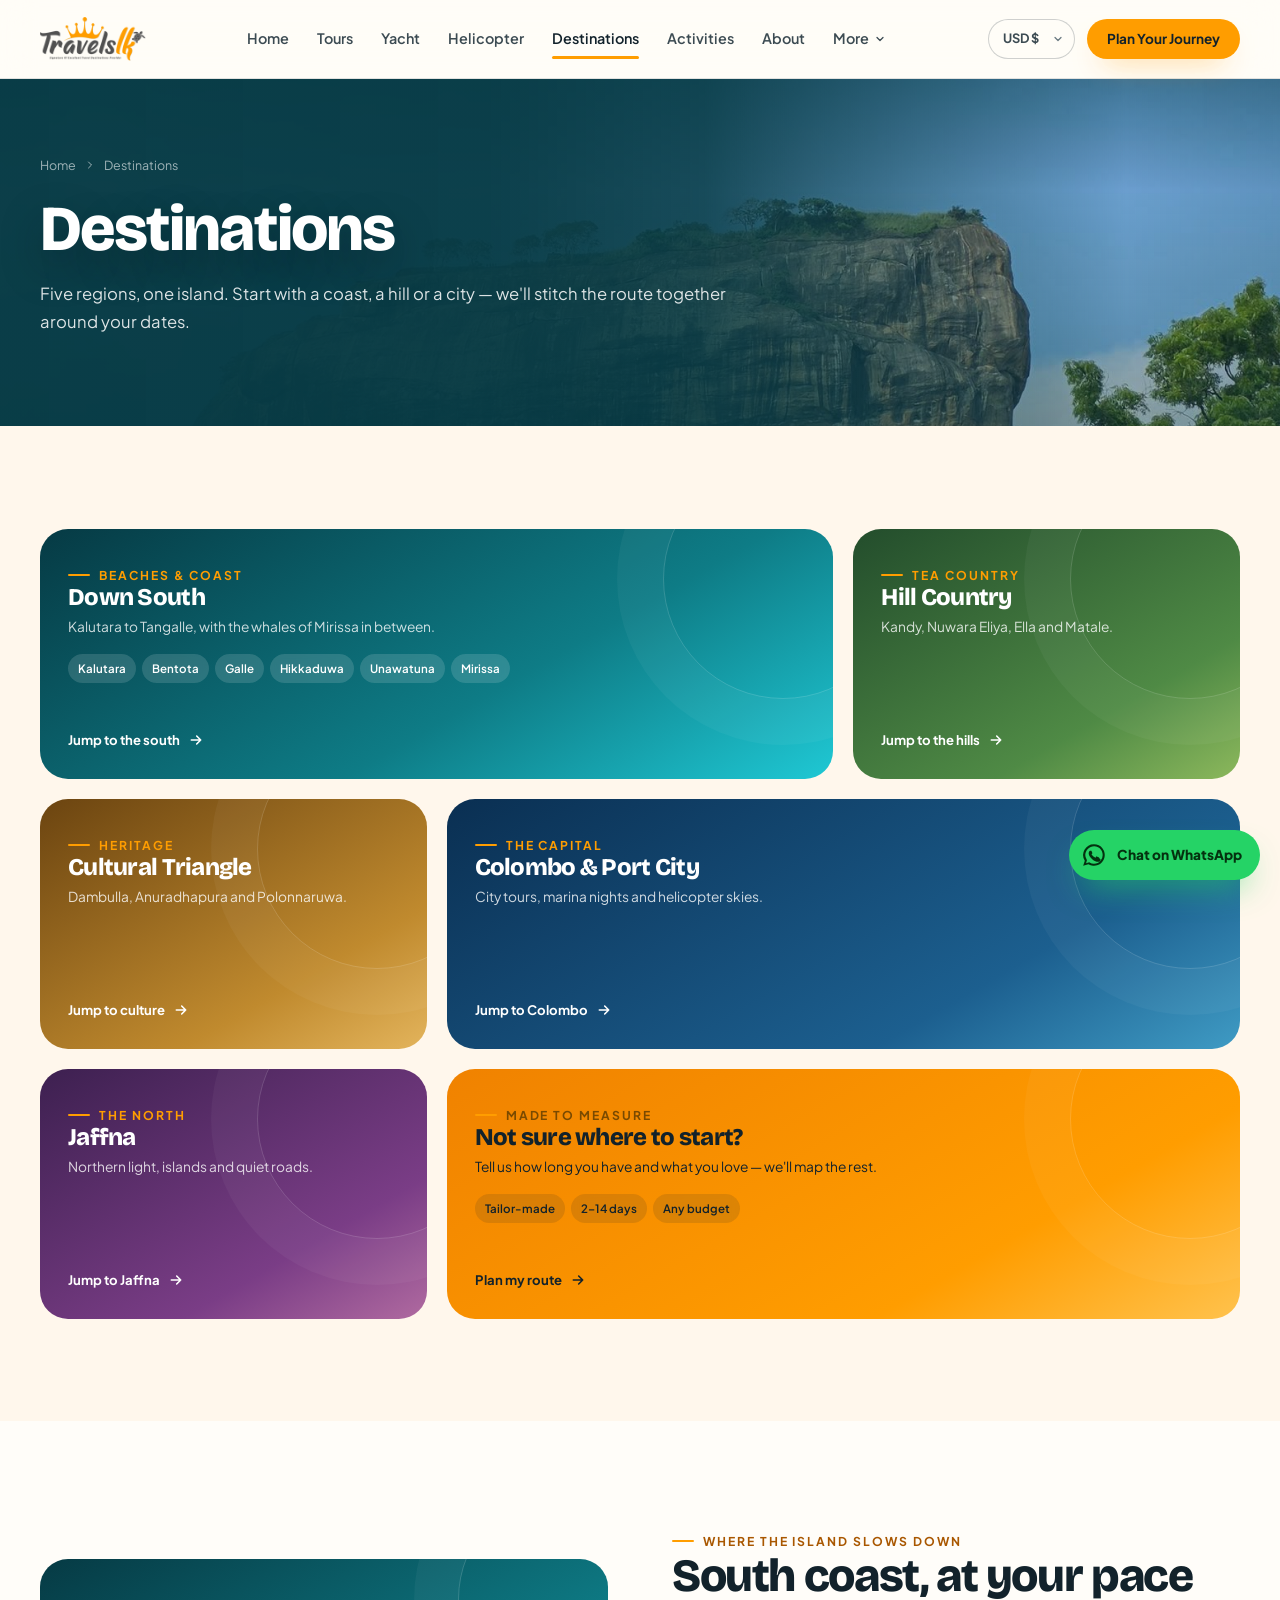
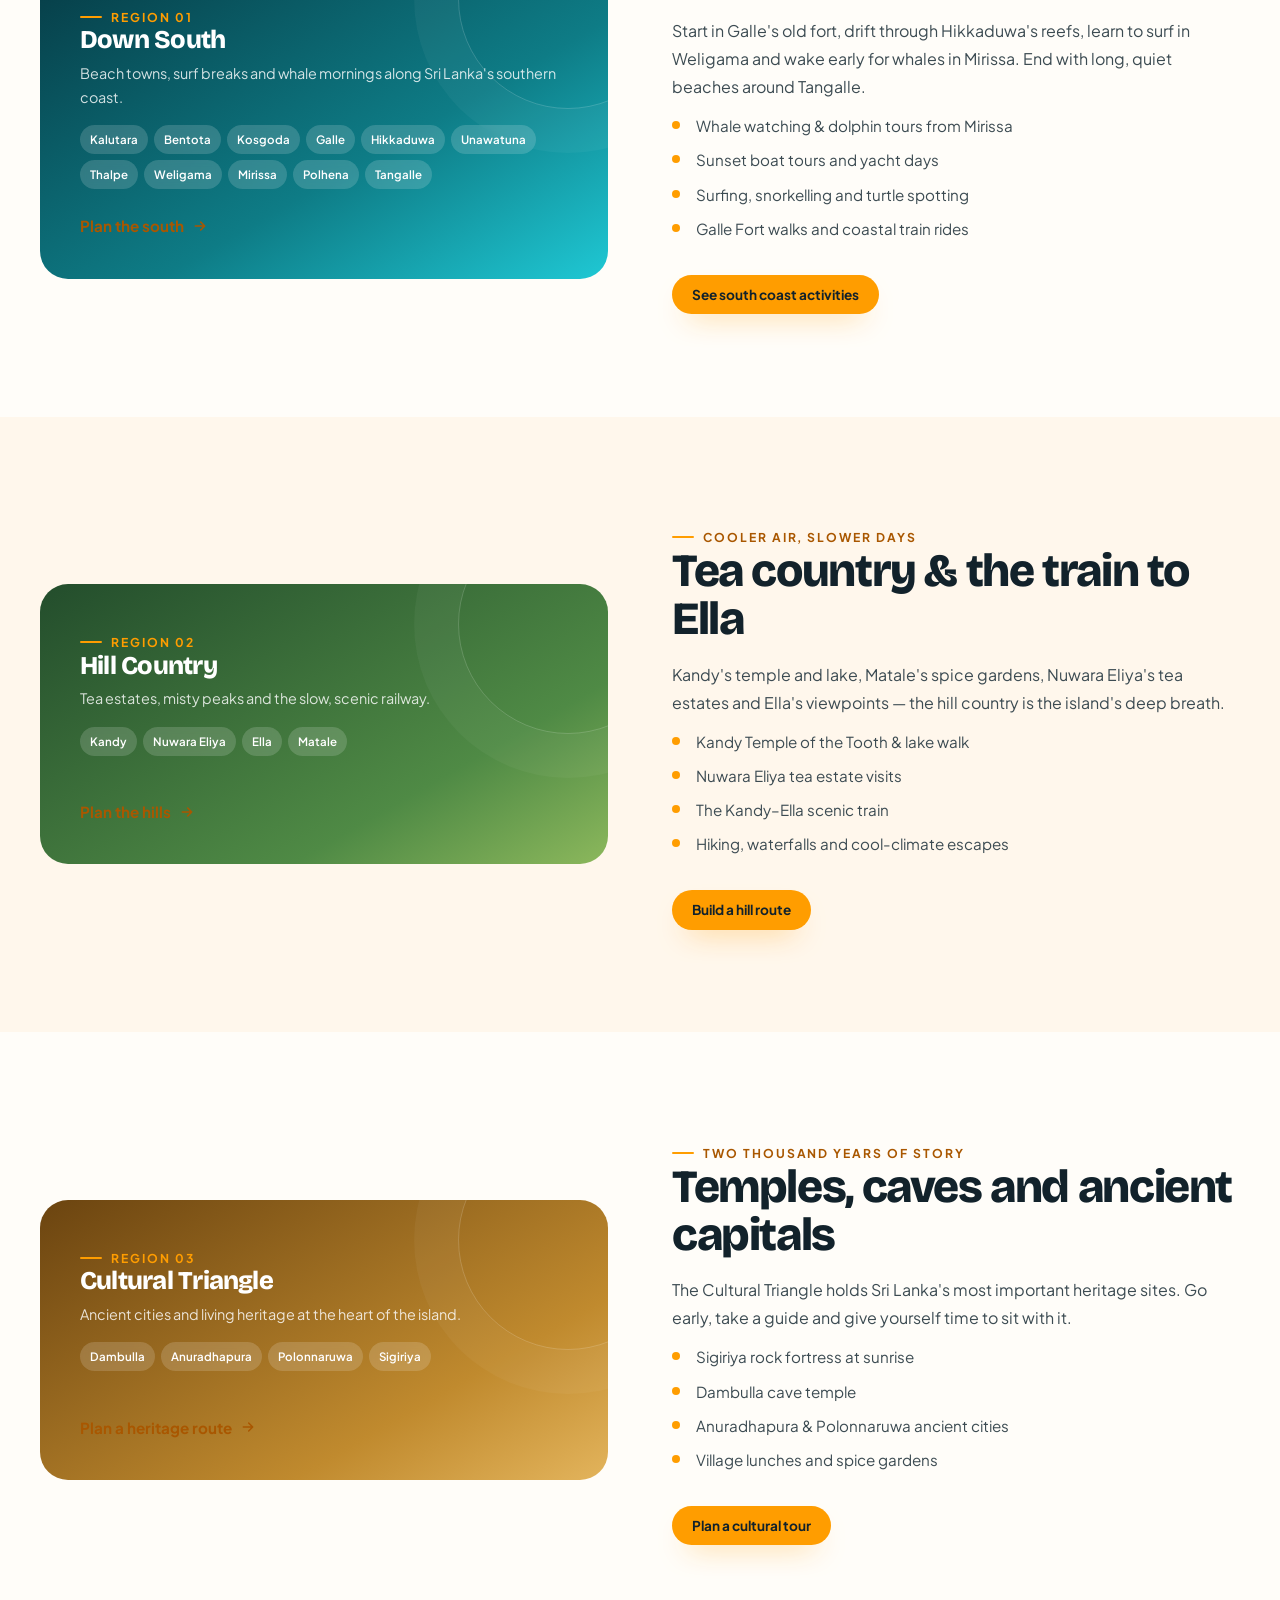
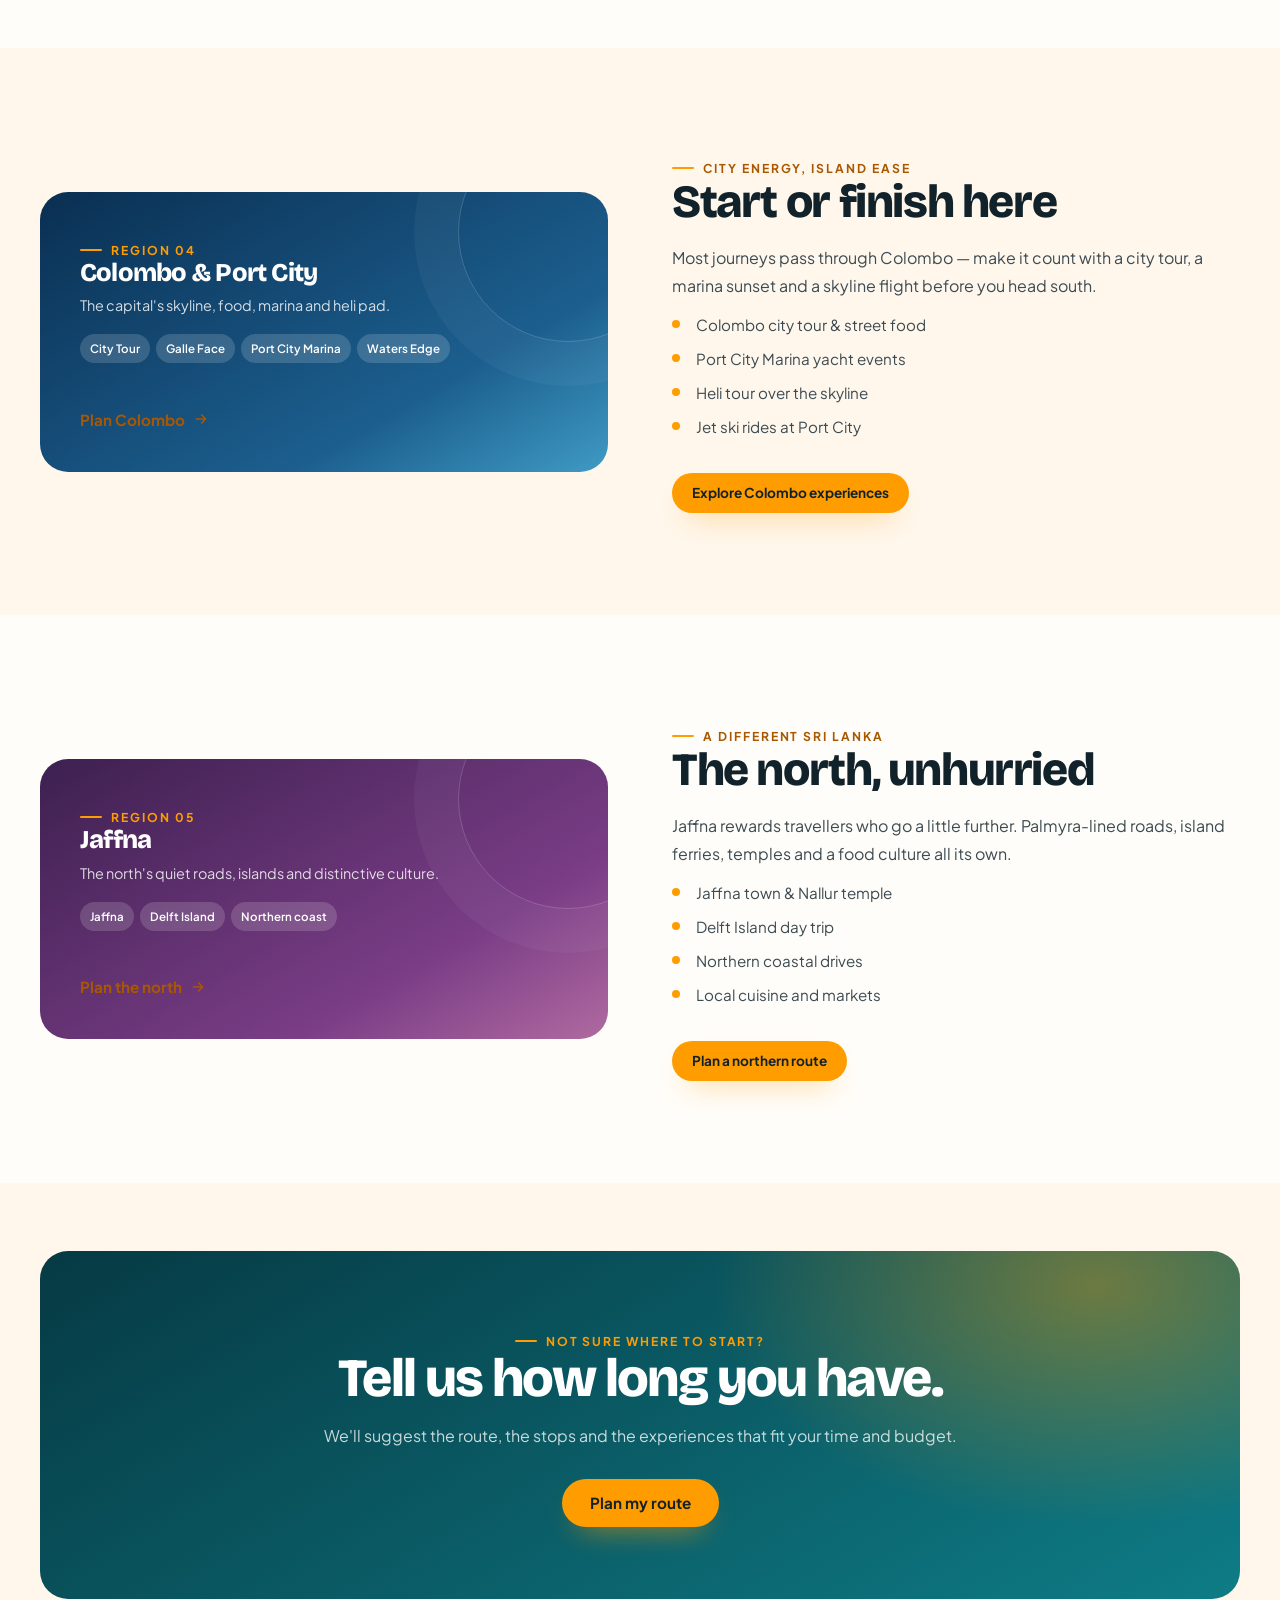
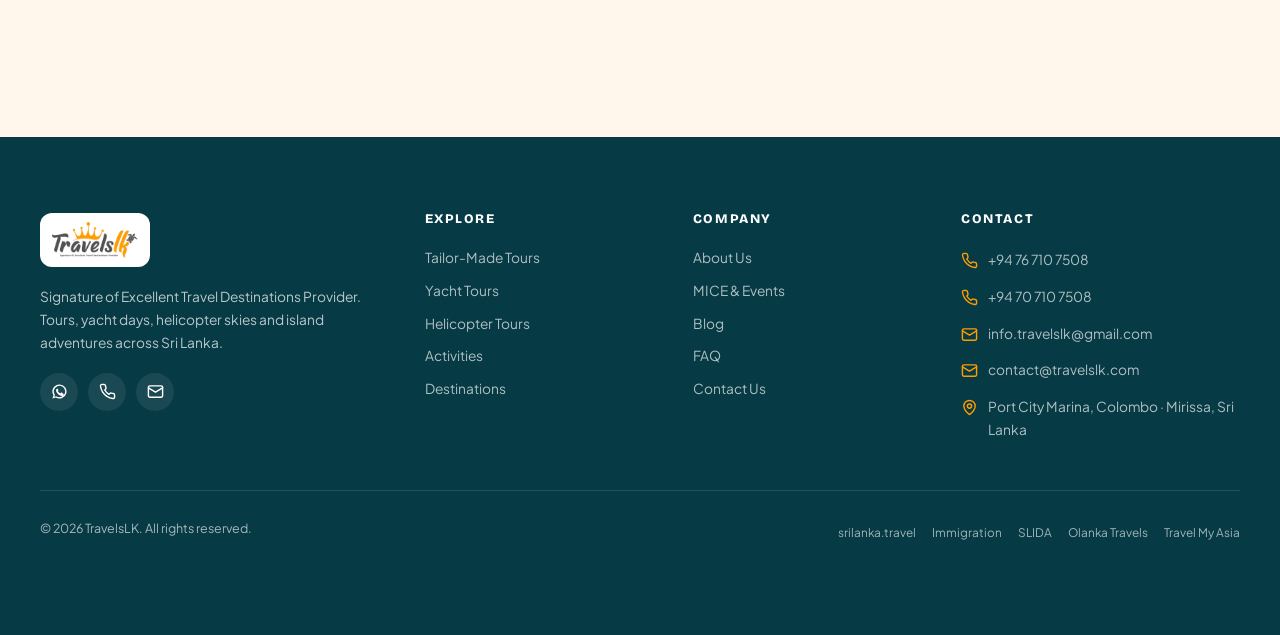
<file: destinations.html>
<!DOCTYPE html>
<html lang="en">
<head>
  <meta charset="UTF-8">
  <meta name="viewport" content="width=device-width, initial-scale=1">
  <title>Destinations — TravelsLK</title>
  <meta name="description" content="Explore Sri Lanka by region — the south coast, hill country, cultural triangle, Colombo and Jaffna. Places, activities and routes curated by TravelsLK.">
  <meta name="theme-color" content="#063a44">
  <link rel="icon" href="assets/img/logo.png">
  <link rel="preconnect" href="https://fonts.googleapis.com">
  <link rel="preconnect" href="https://fonts.gstatic.com" crossorigin>
  <link href="https://fonts.googleapis.com/css2?family=Bricolage+Grotesque:opsz,wght@12..96,500;12..96,700;12..96,800&family=Plus+Jakarta+Sans:wght@400;500;600;700;800&family=Caveat:wght@600&display=swap" rel="stylesheet">
  <link rel="stylesheet" href="css/styles.css">
</head>
<body data-page="destinations">
  <a class="skip-link" href="#main">Skip to content</a>
  <div id="site-header"></div>

  <main id="main">
    <section class="page-hero page-hero--destinations">
      <div class="container">
        <nav class="breadcrumb" aria-label="Breadcrumb">
          <a href="index.html">Home</a>
          <svg viewBox="0 0 24 24" fill="none" stroke="currentColor" stroke-width="2" stroke-linecap="round" stroke-linejoin="round"><path d="m9 6 6 6-6 6"/></svg>
          <span>Destinations</span>
        </nav>
        <h1>Destinations</h1>
        <p class="lead">Five regions, one island. Start with a coast, a hill or a city — we'll stitch the route together around your dates.</p>
      </div>
    </section>

    <section class="section">
      <div class="container">
        <div class="dest-grid">
          <a class="dest-card dest-card--wide d-south reveal" href="#down-south">
            <div><span class="eyebrow eyebrow--light">Beaches &amp; coast</span><h3>Down South</h3><p>Kalutara to Tangalle, with the whales of Mirissa in between.</p>
              <div class="dest-cities"><span>Kalutara</span><span>Bentota</span><span>Galle</span><span>Hikkaduwa</span><span>Unawatuna</span><span>Mirissa</span></div>
            </div>
            <span class="link-arrow">Jump to the south
              <svg viewBox="0 0 24 24" fill="none" stroke="currentColor" stroke-width="2.4" stroke-linecap="round" stroke-linejoin="round"><path d="M5 12h14M13 6l6 6-6 6"/></svg>
            </span>
          </a>
          <a class="dest-card d-hill reveal" href="#hill-country">
            <div><span class="eyebrow eyebrow--light">Tea country</span><h3>Hill Country</h3><p>Kandy, Nuwara Eliya, Ella and Matale.</p></div>
            <span class="link-arrow">Jump to the hills
              <svg viewBox="0 0 24 24" fill="none" stroke="currentColor" stroke-width="2.4" stroke-linecap="round" stroke-linejoin="round"><path d="M5 12h14M13 6l6 6-6 6"/></svg>
            </span>
          </a>
          <a class="dest-card d-culture reveal" href="#culture">
            <div><span class="eyebrow eyebrow--light">Heritage</span><h3>Cultural Triangle</h3><p>Dambulla, Anuradhapura and Polonnaruwa.</p></div>
            <span class="link-arrow">Jump to culture
              <svg viewBox="0 0 24 24" fill="none" stroke="currentColor" stroke-width="2.4" stroke-linecap="round" stroke-linejoin="round"><path d="M5 12h14M13 6l6 6-6 6"/></svg>
            </span>
          </a>
          <a class="dest-card dest-card--wide d-colombo reveal" href="#colombo">
            <div><span class="eyebrow eyebrow--light">The capital</span><h3>Colombo &amp; Port City</h3><p>City tours, marina nights and helicopter skies.</p></div>
            <span class="link-arrow">Jump to Colombo
              <svg viewBox="0 0 24 24" fill="none" stroke="currentColor" stroke-width="2.4" stroke-linecap="round" stroke-linejoin="round"><path d="M5 12h14M13 6l6 6-6 6"/></svg>
            </span>
          </a>
          <a class="dest-card d-jaffna reveal" href="#jaffna">
            <div><span class="eyebrow eyebrow--light">The north</span><h3>Jaffna</h3><p>Northern light, islands and quiet roads.</p></div>
            <span class="link-arrow">Jump to Jaffna
              <svg viewBox="0 0 24 24" fill="none" stroke="currentColor" stroke-width="2.4" stroke-linecap="round" stroke-linejoin="round"><path d="M5 12h14M13 6l6 6-6 6"/></svg>
            </span>
          </a>
          <a class="dest-card dest-card--wide d-all reveal" href="plan-your-journey.html?experience=tailor-made">
            <div>
              <span class="eyebrow" style="color:#7a4a00;">Made to measure</span>
              <h3>Not sure where to start?</h3>
              <p>Tell us how long you have and what you love — we'll map the rest.</p>
              <div class="dest-cities"><span>Tailor-made</span><span>2–14 days</span><span>Any budget</span></div>
            </div>
            <span class="link-arrow">Plan my route
              <svg viewBox="0 0 24 24" fill="none" stroke="currentColor" stroke-width="2.4" stroke-linecap="round" stroke-linejoin="round"><path d="M5 12h14M13 6l6 6-6 6"/></svg>
            </span>
          </a>
        </div>
      </div>
    </section>

    <!-- DOWN SOUTH -->
    <section class="section section--white region-block" id="down-south">
      <div class="container">
        <div class="split">
          <div class="region-panel d-south reveal">
            <div>
              <span class="eyebrow eyebrow--light">Region 01</span>
              <h3>Down South</h3>
              <p>Beach towns, surf breaks and whale mornings along Sri Lanka's southern coast.</p>
              <div class="dest-cities"><span>Kalutara</span><span>Bentota</span><span>Kosgoda</span><span>Galle</span><span>Hikkaduwa</span><span>Unawatuna</span><span>Thalpe</span><span>Weligama</span><span>Mirissa</span><span>Polhena</span><span>Tangalle</span></div>
            </div>
            <a class="link-arrow" href="plan-your-journey.html?experience=tailor-made">Plan the south
              <svg viewBox="0 0 24 24" fill="none" stroke="currentColor" stroke-width="2.4" stroke-linecap="round" stroke-linejoin="round"><path d="M5 12h14M13 6l6 6-6 6"/></svg>
            </a>
          </div>
          <div class="prose reveal">
            <span class="eyebrow">Where the island slows down</span>
            <h2 class="h2">South coast, at your pace</h2>
            <p>Start in Galle's old fort, drift through Hikkaduwa's reefs, learn to surf in Weligama and wake early for whales in Mirissa. End with long, quiet beaches around Tangalle.</p>
            <ul>
              <li>Whale watching &amp; dolphin tours from Mirissa</li>
              <li>Sunset boat tours and yacht days</li>
              <li>Surfing, snorkelling and turtle spotting</li>
              <li>Galle Fort walks and coastal train rides</li>
            </ul>
            <div class="hero-actions">
              <a class="btn btn-primary btn-sm" href="activities.html">See south coast activities</a>
            </div>
          </div>
        </div>
      </div>
    </section>

    <!-- HILL COUNTRY -->
    <section class="section region-block" id="hill-country">
      <div class="container">
        <div class="split">
          <div class="region-panel d-hill reveal">
            <div>
              <span class="eyebrow eyebrow--light">Region 02</span>
              <h3>Hill Country</h3>
              <p>Tea estates, misty peaks and the slow, scenic railway.</p>
              <div class="dest-cities"><span>Kandy</span><span>Nuwara Eliya</span><span>Ella</span><span>Matale</span></div>
            </div>
            <a class="link-arrow" href="plan-your-journey.html?experience=tailor-made">Plan the hills
              <svg viewBox="0 0 24 24" fill="none" stroke="currentColor" stroke-width="2.4" stroke-linecap="round" stroke-linejoin="round"><path d="M5 12h14M13 6l6 6-6 6"/></svg>
            </a>
          </div>
          <div class="prose reveal">
            <span class="eyebrow">Cooler air, slower days</span>
            <h2 class="h2">Tea country &amp; the train to Ella</h2>
            <p>Kandy's temple and lake, Matale's spice gardens, Nuwara Eliya's tea estates and Ella's viewpoints — the hill country is the island's deep breath.</p>
            <ul>
              <li>Kandy Temple of the Tooth &amp; lake walk</li>
              <li>Nuwara Eliya tea estate visits</li>
              <li>The Kandy–Ella scenic train</li>
              <li>Hiking, waterfalls and cool-climate escapes</li>
            </ul>
            <div class="hero-actions">
              <a class="btn btn-primary btn-sm" href="plan-your-journey.html?experience=tailor-made">Build a hill route</a>
            </div>
          </div>
        </div>
      </div>
    </section>

    <!-- CULTURE -->
    <section class="section section--white region-block" id="culture">
      <div class="container">
        <div class="split">
          <div class="region-panel d-culture reveal">
            <div>
              <span class="eyebrow eyebrow--light">Region 03</span>
              <h3>Cultural Triangle</h3>
              <p>Ancient cities and living heritage at the heart of the island.</p>
              <div class="dest-cities"><span>Dambulla</span><span>Anuradhapura</span><span>Polonnaruwa</span><span>Sigiriya</span></div>
            </div>
            <a class="link-arrow" href="plan-your-journey.html?experience=tailor-made">Plan a heritage route
              <svg viewBox="0 0 24 24" fill="none" stroke="currentColor" stroke-width="2.4" stroke-linecap="round" stroke-linejoin="round"><path d="M5 12h14M13 6l6 6-6 6"/></svg>
            </a>
          </div>
          <div class="prose reveal">
            <span class="eyebrow">Two thousand years of story</span>
            <h2 class="h2">Temples, caves and ancient capitals</h2>
            <p>The Cultural Triangle holds Sri Lanka's most important heritage sites. Go early, take a guide and give yourself time to sit with it.</p>
            <ul>
              <li>Sigiriya rock fortress at sunrise</li>
              <li>Dambulla cave temple</li>
              <li>Anuradhapura &amp; Polonnaruwa ancient cities</li>
              <li>Village lunches and spice gardens</li>
            </ul>
            <div class="hero-actions">
              <a class="btn btn-primary btn-sm" href="plan-your-journey.html?experience=tailor-made">Plan a cultural tour</a>
            </div>
          </div>
        </div>
      </div>
    </section>

    <!-- COLOMBO -->
    <section class="section region-block" id="colombo">
      <div class="container">
        <div class="split">
          <div class="region-panel d-colombo reveal">
            <div>
              <span class="eyebrow eyebrow--light">Region 04</span>
              <h3>Colombo &amp; Port City</h3>
              <p>The capital's skyline, food, marina and heli pad.</p>
              <div class="dest-cities"><span>City Tour</span><span>Galle Face</span><span>Port City Marina</span><span>Waters Edge</span></div>
            </div>
            <a class="link-arrow" href="plan-your-journey.html?experience=tailor-made">Plan Colombo
              <svg viewBox="0 0 24 24" fill="none" stroke="currentColor" stroke-width="2.4" stroke-linecap="round" stroke-linejoin="round"><path d="M5 12h14M13 6l6 6-6 6"/></svg>
            </a>
          </div>
          <div class="prose reveal">
            <span class="eyebrow">City energy, island ease</span>
            <h2 class="h2">Start or finish here</h2>
            <p>Most journeys pass through Colombo — make it count with a city tour, a marina sunset and a skyline flight before you head south.</p>
            <ul>
              <li>Colombo city tour &amp; street food</li>
              <li>Port City Marina yacht events</li>
              <li>Heli tour over the skyline</li>
              <li>Jet ski rides at Port City</li>
            </ul>
            <div class="hero-actions">
              <a class="btn btn-primary btn-sm" href="yacht-tours.html">Explore Colombo experiences</a>
            </div>
          </div>
        </div>
      </div>
    </section>

    <!-- JAFFNA -->
    <section class="section section--white region-block" id="jaffna">
      <div class="container">
        <div class="split">
          <div class="region-panel d-jaffna reveal">
            <div>
              <span class="eyebrow eyebrow--light">Region 05</span>
              <h3>Jaffna</h3>
              <p>The north's quiet roads, islands and distinctive culture.</p>
              <div class="dest-cities"><span>Jaffna</span><span>Delft Island</span><span>Northern coast</span></div>
            </div>
            <a class="link-arrow" href="plan-your-journey.html?experience=tailor-made">Plan the north
              <svg viewBox="0 0 24 24" fill="none" stroke="currentColor" stroke-width="2.4" stroke-linecap="round" stroke-linejoin="round"><path d="M5 12h14M13 6l6 6-6 6"/></svg>
            </a>
          </div>
          <div class="prose reveal">
            <span class="eyebrow">A different Sri Lanka</span>
            <h2 class="h2">The north, unhurried</h2>
            <p>Jaffna rewards travellers who go a little further. Palmyra-lined roads, island ferries, temples and a food culture all its own.</p>
            <ul>
              <li>Jaffna town &amp; Nallur temple</li>
              <li>Delft Island day trip</li>
              <li>Northern coastal drives</li>
              <li>Local cuisine and markets</li>
            </ul>
            <div class="hero-actions">
              <a class="btn btn-primary btn-sm" href="plan-your-journey.html?experience=tailor-made">Plan a northern route</a>
            </div>
          </div>
        </div>
      </div>
    </section>

    <section class="section section--tight">
      <div class="container">
        <div class="cta-band reveal">
          <span class="eyebrow eyebrow--light">Not sure where to start?</span>
          <h2>Tell us how long you have.</h2>
          <p>We'll suggest the route, the stops and the experiences that fit your time and budget.</p>
          <div class="hero-actions">
            <a class="btn btn-primary" href="plan-your-journey.html?experience=tailor-made">Plan my route</a>
          </div>
        </div>
      </div>
    </section>
  </main>

  <div id="site-footer"></div>
  <script src="js/main.js"></script>
</body>
</html>
</file>
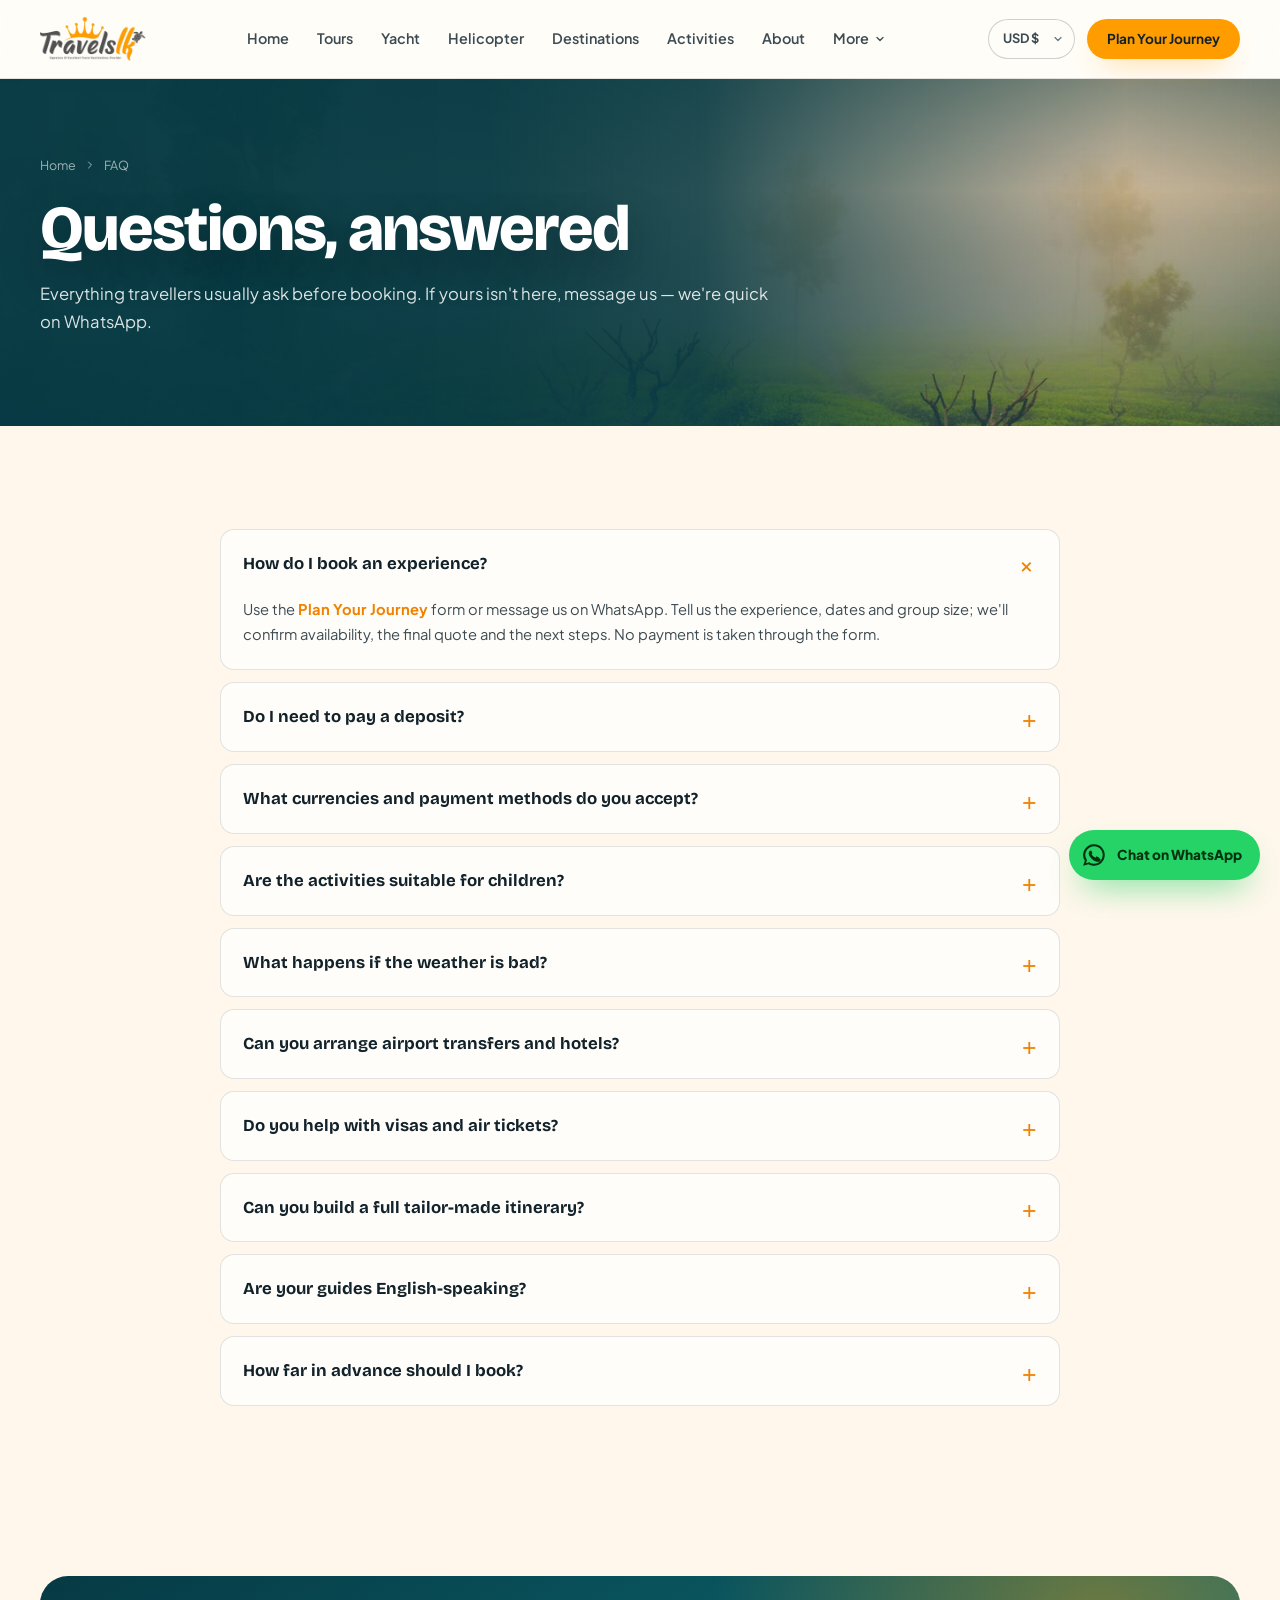
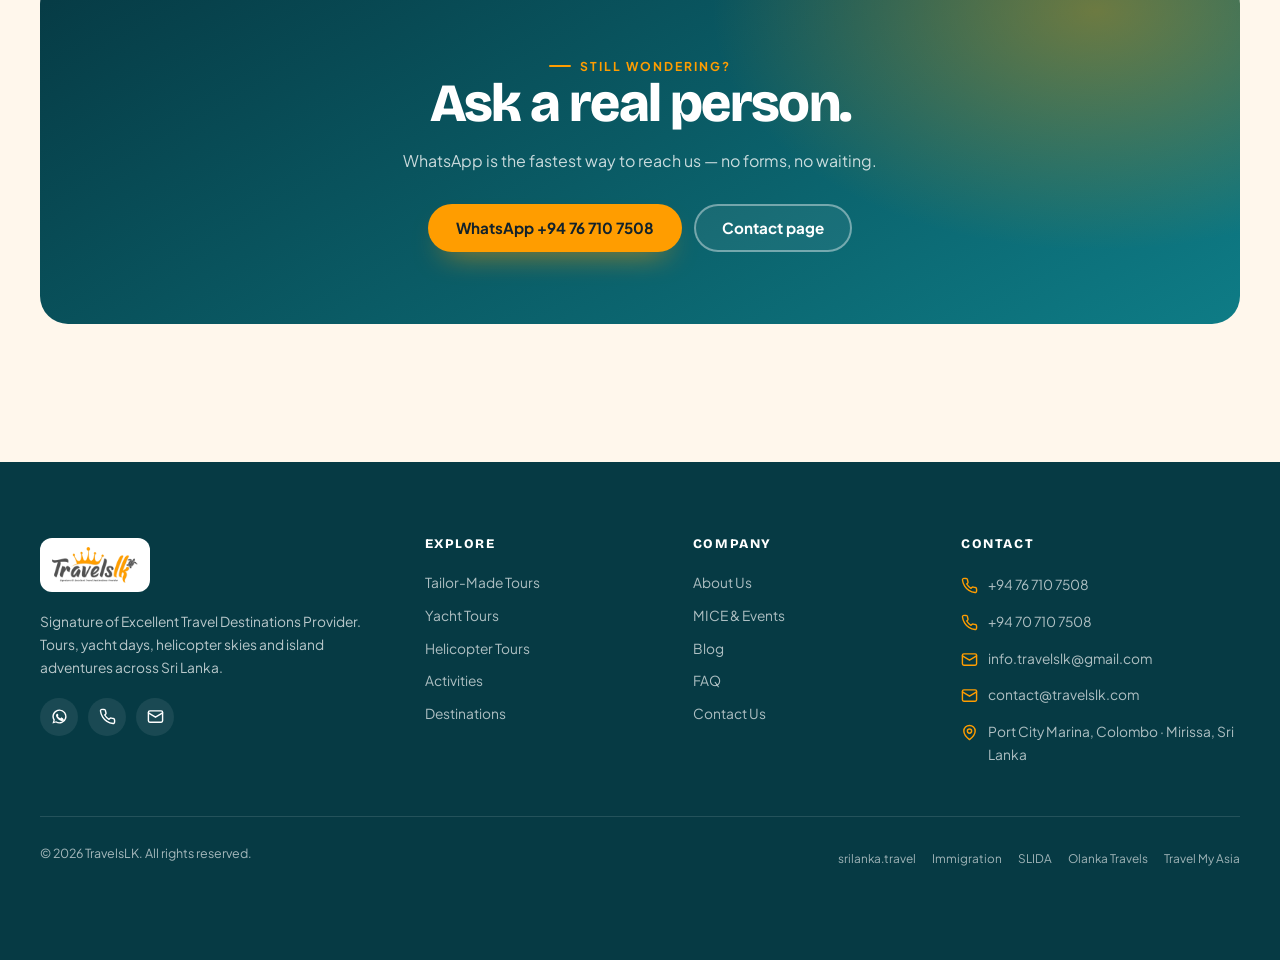
<file: faq.html>
<!DOCTYPE html>
<html lang="en">
<head>
  <meta charset="UTF-8">
  <meta name="viewport" content="width=device-width, initial-scale=1">
  <title>FAQ — TravelsLK</title>
  <meta name="description" content="Frequently asked questions about booking tours, yacht days, helicopter flights and activities with TravelsLK — payments, weather, children, transfers and more.">
  <meta name="theme-color" content="#063a44">
  <link rel="icon" href="assets/img/logo.png">
  <link rel="preconnect" href="https://fonts.googleapis.com">
  <link rel="preconnect" href="https://fonts.gstatic.com" crossorigin>
  <link href="https://fonts.googleapis.com/css2?family=Bricolage+Grotesque:opsz,wght@12..96,500;12..96,700;12..96,800&family=Plus+Jakarta+Sans:wght@400;500;600;700;800&family=Caveat:wght@600&display=swap" rel="stylesheet">
  <link rel="stylesheet" href="css/styles.css">
</head>
<body data-page="faq">
  <a class="skip-link" href="#main">Skip to content</a>
  <div id="site-header"></div>

  <main id="main">
    <section class="page-hero page-hero--faq">
      <div class="container">
        <nav class="breadcrumb" aria-label="Breadcrumb">
          <a href="index.html">Home</a>
          <svg viewBox="0 0 24 24" fill="none" stroke="currentColor" stroke-width="2" stroke-linecap="round" stroke-linejoin="round"><path d="m9 6 6 6-6 6"/></svg>
          <span>FAQ</span>
        </nav>
        <h1>Questions, answered</h1>
        <p class="lead">Everything travellers usually ask before booking. If yours isn't here, message us — we're quick on WhatsApp.</p>
      </div>
    </section>

    <section class="section">
      <div class="container">
        <div class="faq reveal" style="max-width:840px;margin-inline:auto;">
          <details class="faq-item" open>
            <summary>How do I book an experience?</summary>
            <div class="faq-body">Use the <a href="plan-your-journey.html" style="color:var(--orange-deep);font-weight:700;">Plan Your Journey</a> form or message us on WhatsApp. Tell us the experience, dates and group size; we'll confirm availability, the final quote and the next steps. No payment is taken through the form.</div>
          </details>
          <details class="faq-item">
            <summary>Do I need to pay a deposit?</summary>
            <div class="faq-body">Some experiences require a deposit to hold a boat, helicopter or guide; others are confirmed on the day. We'll always tell you the terms in writing before you pay anything.</div>
          </details>
          <details class="faq-item">
            <summary>What currencies and payment methods do you accept?</summary>
            <div class="faq-body">Prices are quoted in USD, with LKR and EUR shown approximately on the site. Depending on the experience we can arrange card payment, bank transfer, PayPal or KOKO. Final payment details are confirmed with your booking.</div>
          </details>
          <details class="faq-item">
            <summary>Are the activities suitable for children?</summary>
            <div class="faq-body">Many are — whale watching, calm-water boat tours and turtle snorkelling are popular with families. Some water sports have age or height requirements, and children under 5 often travel free on select experiences. Tell us ages and we'll advise honestly.</div>
          </details>
          <details class="faq-item">
            <summary>What happens if the weather is bad?</summary>
            <div class="faq-body">Water activities depend on sea and weather conditions. If we can't run safely, we'll offer to move your date or suggest a land alternative. Any refund or reschedule is handled under the experience's terms, which we share before booking.</div>
          </details>
          <details class="faq-item">
            <summary>Can you arrange airport transfers and hotels?</summary>
            <div class="faq-body">Yes — hotel booking and airport transfers are part of our services, along with island-wide transport in cars, vans, SUVs and coaches. Add them to your itinerary or ask for a transport quote.</div>
          </details>
          <details class="faq-item">
            <summary>Do you help with visas and air tickets?</summary>
            <div class="faq-body">We can point you to the official visa resources and help coordinate air ticketing as part of a package. Visa approval always rests with the Sri Lankan authorities.</div>
          </details>
          <details class="faq-item">
            <summary>Can you build a full tailor-made itinerary?</summary>
            <div class="faq-body">Absolutely — that's our favourite kind of work. Share your dates, budget, travel style and must-dos, and we'll design a route with timings and a clear quote. Adjust it as many times as you like.</div>
          </details>
          <details class="faq-item">
            <summary>Are your guides English-speaking?</summary>
            <div class="faq-body">Our guides speak English, and we can arrange other languages on request depending on availability. Let us know in advance and we'll do our best.</div>
          </details>
          <details class="faq-item">
            <summary>How far in advance should I book?</summary>
            <div class="faq-body">For boats, helicopters and peak-season dates, earlier is better — a few days to a few weeks ahead. For simple activity days, we can often arrange things at short notice. Message us and we'll tell you honestly what's possible.</div>
          </details>
        </div>
      </div>
    </section>

    <section class="section section--tight">
      <div class="container">
        <div class="cta-band reveal">
          <span class="eyebrow eyebrow--light">Still wondering?</span>
          <h2>Ask a real person.</h2>
          <p>WhatsApp is the fastest way to reach us — no forms, no waiting.</p>
          <div class="hero-actions">
            <a class="btn btn-primary" href="https://wa.me/94767107508" target="_blank" rel="noopener">WhatsApp +94 76 710 7508</a>
            <a class="btn btn-outline-light" href="contact.html">Contact page</a>
          </div>
        </div>
      </div>
    </section>
  </main>

  <div id="site-footer"></div>
  <script src="js/main.js"></script>
</body>
</html>
</file>
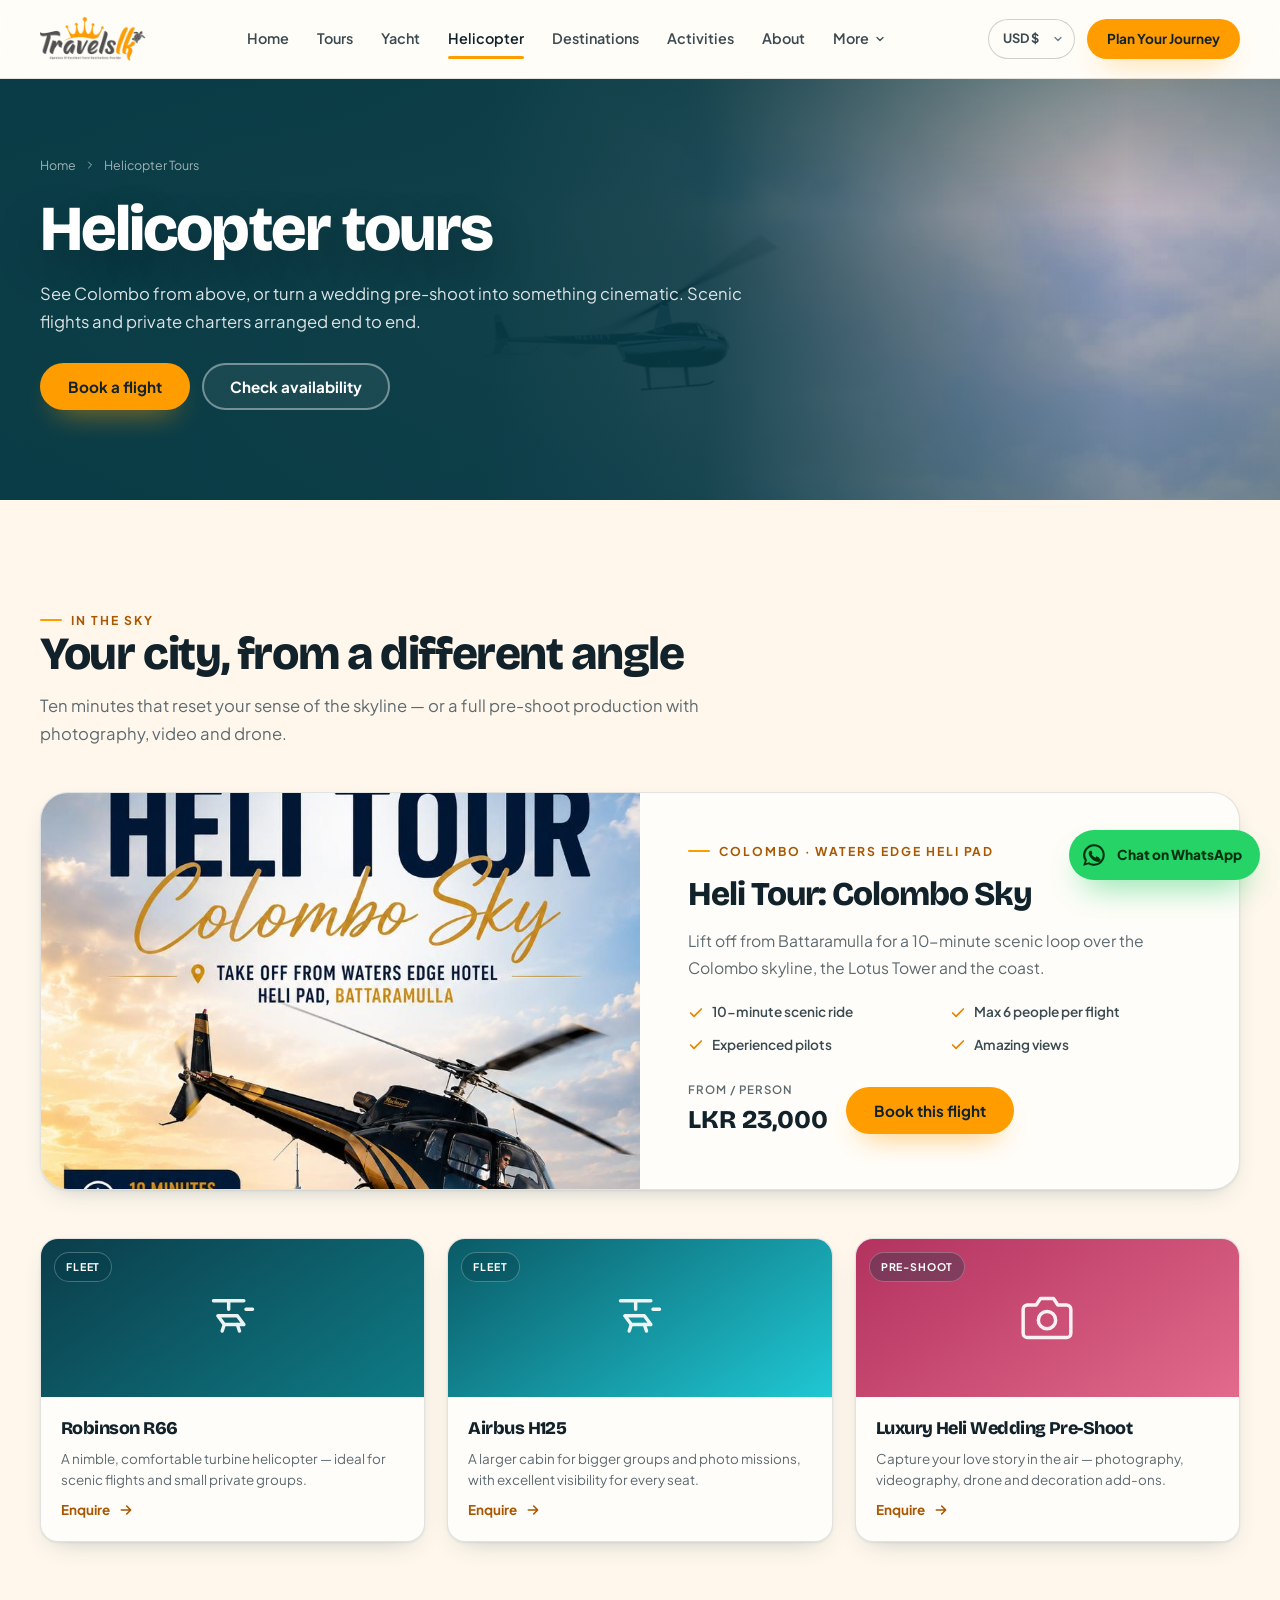
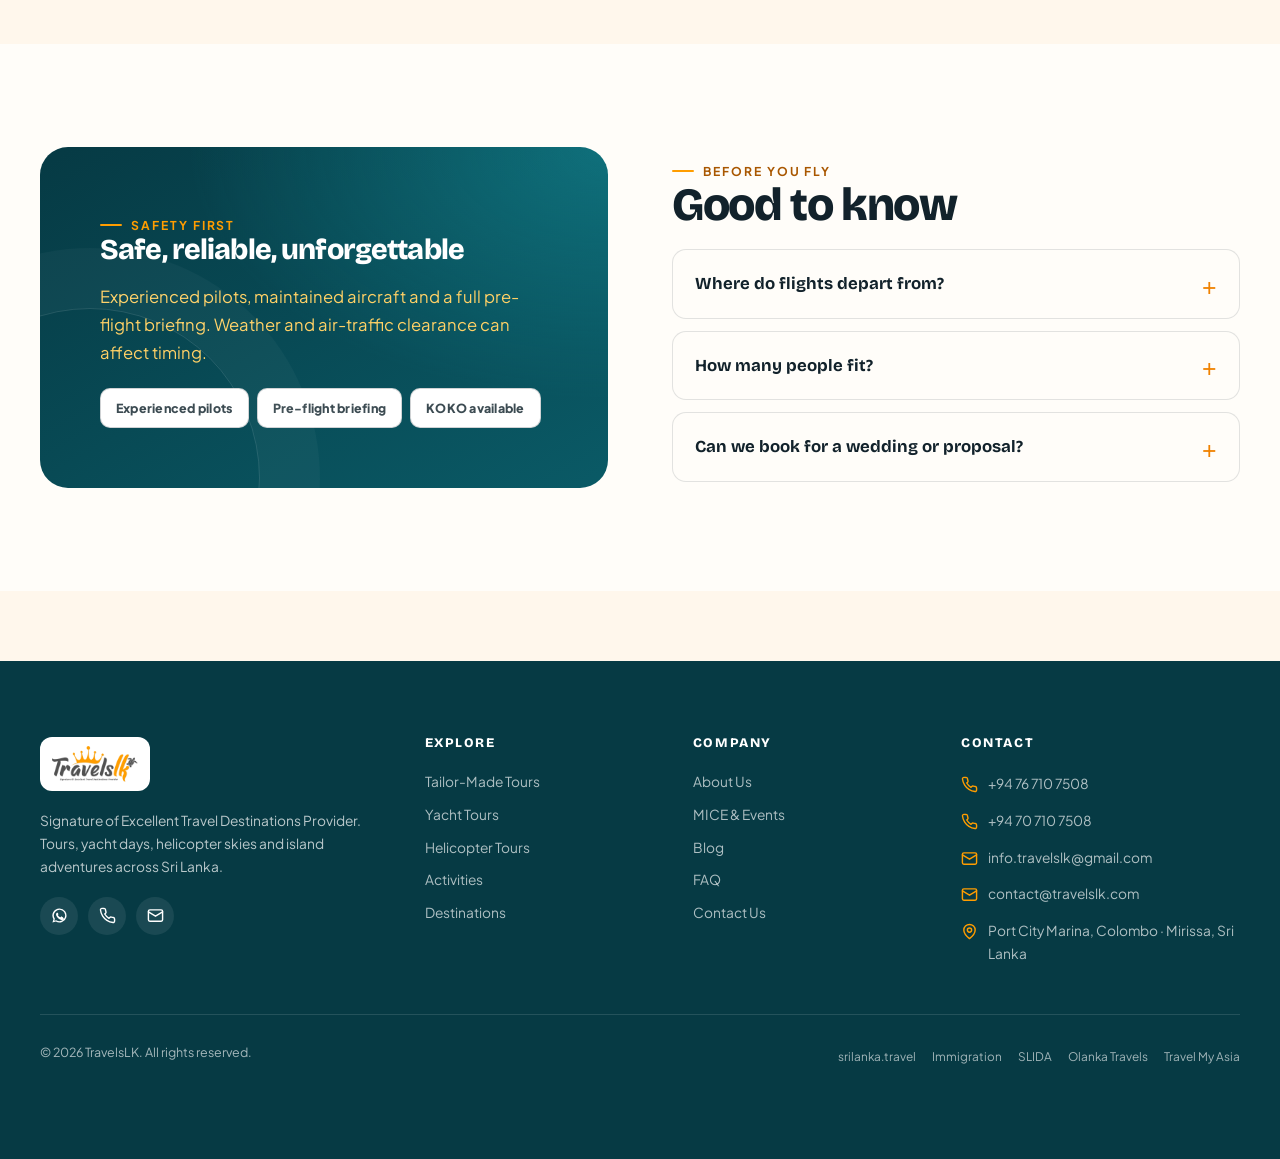
<file: helicopter-tours.html>
<!DOCTYPE html>
<html lang="en">
<head>
  <meta charset="UTF-8">
  <meta name="viewport" content="width=device-width, initial-scale=1">
  <title>Helicopter Tours — TravelsLK</title>
  <meta name="description" content="Scenic helicopter tours over Colombo and luxury helicopter wedding pre-shoots in Sri Lanka. R66 and H125 flights from Waters Edge, Battaramulla.">
  <meta name="theme-color" content="#063a44">
  <link rel="icon" href="assets/img/logo.png">
  <link rel="preconnect" href="https://fonts.googleapis.com">
  <link rel="preconnect" href="https://fonts.gstatic.com" crossorigin>
  <link href="https://fonts.googleapis.com/css2?family=Bricolage+Grotesque:opsz,wght@12..96,500;12..96,700;12..96,800&family=Plus+Jakarta+Sans:wght@400;500;600;700;800&family=Caveat:wght@600&display=swap" rel="stylesheet">
  <link rel="stylesheet" href="css/styles.css">
</head>
<body data-page="heli">
  <a class="skip-link" href="#main">Skip to content</a>
  <div id="site-header"></div>

  <main id="main">
    <section class="page-hero page-hero--heli">
      <div class="container">
        <nav class="breadcrumb" aria-label="Breadcrumb">
          <a href="index.html">Home</a>
          <svg viewBox="0 0 24 24" fill="none" stroke="currentColor" stroke-width="2" stroke-linecap="round" stroke-linejoin="round"><path d="m9 6 6 6-6 6"/></svg>
          <span>Helicopter Tours</span>
        </nav>
        <h1>Helicopter tours</h1>
        <p class="lead">See Colombo from above, or turn a wedding pre-shoot into something cinematic. Scenic flights and private charters arranged end to end.</p>
        <div class="hero-actions">
          <a class="btn btn-primary" href="plan-your-journey.html?experience=heli-tour">Book a flight</a>
          <a class="btn btn-outline-light" href="https://wa.me/94767107508" target="_blank" rel="noopener">Check availability</a>
        </div>
      </div>
    </section>

    <section class="section">
      <div class="container">
        <div class="section-head reveal">
          <div>
            <span class="eyebrow">In the sky</span>
            <h2 class="h2">Your city, from a different angle</h2>
            <p class="lead">Ten minutes that reset your sense of the skyline — or a full pre-shoot production with photography, video and drone.</p>
          </div>
        </div>

        <article class="feature-card reveal">
          <div class="feature-media">
            <img src="assets/img/heli-tour.jpg" alt="Heli tour over Colombo skyline">
          </div>
          <div class="feature-body">
            <span class="eyebrow">Colombo · Waters Edge Heli Pad</span>
            <h3>Heli Tour: Colombo Sky</h3>
            <p class="lead">Lift off from Battaramulla for a 10-minute scenic loop over the Colombo skyline, the Lotus Tower and the coast.</p>
            <ul class="feature-list">
              <li><svg viewBox="0 0 24 24" fill="none" stroke="currentColor" stroke-width="2.6" stroke-linecap="round" stroke-linejoin="round"><path d="m20 6-11 11-5-5"/></svg>10-minute scenic ride</li>
              <li><svg viewBox="0 0 24 24" fill="none" stroke="currentColor" stroke-width="2.6" stroke-linecap="round" stroke-linejoin="round"><path d="m20 6-11 11-5-5"/></svg>Max 6 people per flight</li>
              <li><svg viewBox="0 0 24 24" fill="none" stroke="currentColor" stroke-width="2.6" stroke-linecap="round" stroke-linejoin="round"><path d="m20 6-11 11-5-5"/></svg>Experienced pilots</li>
              <li><svg viewBox="0 0 24 24" fill="none" stroke="currentColor" stroke-width="2.6" stroke-linecap="round" stroke-linejoin="round"><path d="m20 6-11 11-5-5"/></svg>Amazing views</li>
            </ul>
            <div class="feature-foot">
              <div class="feature-price"><small>From / person</small>LKR 23,000</div>
              <a class="btn btn-primary" href="plan-your-journey.html?experience=heli-tour">Book this flight</a>
            </div>
          </div>
        </article>

        <div class="exp-grid exp-grid--3">
          <article class="tile-card reveal">
            <div class="tile-media g-adventure"><span class="tile-tag">Fleet</span>
              <svg viewBox="0 0 24 24" fill="none" stroke="currentColor" stroke-width="1.6" stroke-linecap="round" stroke-linejoin="round"><path d="M3 4h14M10 4v4"/><path d="M5 11h9l3 4H8l-3-4Z"/><path d="M8 15l-1 3M14 15l1 3M18 8h3"/></svg>
            </div>
            <div class="tile-body">
              <h3>Robinson R66</h3>
              <p>A nimble, comfortable turbine helicopter — ideal for scenic flights and small private groups.</p>
              <a class="link-arrow" href="plan-your-journey.html?experience=heli-tour">Enquire
                <svg viewBox="0 0 24 24" fill="none" stroke="currentColor" stroke-width="2.4" stroke-linecap="round" stroke-linejoin="round"><path d="M5 12h14M13 6l6 6-6 6"/></svg>
              </a>
            </div>
          </article>
          <article class="tile-card reveal">
            <div class="tile-media g-budget"><span class="tile-tag">Fleet</span>
              <svg viewBox="0 0 24 24" fill="none" stroke="currentColor" stroke-width="1.6" stroke-linecap="round" stroke-linejoin="round"><path d="M3 4h14M10 4v4"/><path d="M5 11h9l3 4H8l-3-4Z"/><path d="M8 15l-1 3M14 15l1 3M18 8h3"/></svg>
            </div>
            <div class="tile-body">
              <h3>Airbus H125</h3>
              <p>A larger cabin for bigger groups and photo missions, with excellent visibility for every seat.</p>
              <a class="link-arrow" href="plan-your-journey.html?experience=heli-tour">Enquire
                <svg viewBox="0 0 24 24" fill="none" stroke="currentColor" stroke-width="2.4" stroke-linecap="round" stroke-linejoin="round"><path d="M5 12h14M13 6l6 6-6 6"/></svg>
              </a>
            </div>
          </article>
          <article class="tile-card reveal">
            <div class="tile-media g-couple"><span class="tile-tag">Pre-shoot</span>
              <svg viewBox="0 0 24 24" fill="none" stroke="currentColor" stroke-width="1.6" stroke-linecap="round" stroke-linejoin="round"><path d="M23 19a2 2 0 0 1-2 2H3a2 2 0 0 1-2-2V8a2 2 0 0 1 2-2h4l2-3h6l2 3h4a2 2 0 0 1 2 2Z"/><circle cx="12" cy="13" r="4"/></svg>
            </div>
            <div class="tile-body">
              <h3>Luxury Heli Wedding Pre-Shoot</h3>
              <p>Capture your love story in the air — photography, videography, drone and decoration add-ons.</p>
              <a class="link-arrow" href="plan-your-journey.html?experience=heli-wedding">Enquire
                <svg viewBox="0 0 24 24" fill="none" stroke="currentColor" stroke-width="2.4" stroke-linecap="round" stroke-linejoin="round"><path d="M5 12h14M13 6l6 6-6 6"/></svg>
              </a>
            </div>
          </article>
        </div>
      </div>
    </section>

    <section class="section section--white">
      <div class="container">
        <div class="split">
          <div class="why-panel reveal">
            <span class="eyebrow eyebrow--light">Safety first</span>
            <h2 class="h2" style="font-size:1.8rem;">Safe, reliable, unforgettable</h2>
            <p class="lead">Experienced pilots, maintained aircraft and a full pre-flight briefing. Weather and air-traffic clearance can affect timing.</p>
            <div class="pay-pills" style="margin-top:20px;">
              <span class="pay-pill">Experienced pilots</span>
              <span class="pay-pill">Pre-flight briefing</span>
              <span class="pay-pill">KOKO available</span>
            </div>
          </div>
          <div class="reveal">
            <span class="eyebrow">Before you fly</span>
            <h2 class="h2">Good to know</h2>
            <div class="faq" style="margin-top:20px;">
              <details class="faq-item">
                <summary>Where do flights depart from?</summary>
                <div class="faq-body">The Colombo Sky tour departs from the Waters Edge Hotel heli pad in Battaramulla. Other routes can be arranged on request.</div>
              </details>
              <details class="faq-item">
                <summary>How many people fit?</summary>
                <div class="faq-body">The Colombo Sky scenic ride takes up to 6 passengers per flight. Larger groups can be split across multiple flights.</div>
              </details>
              <details class="faq-item">
                <summary>Can we book for a wedding or proposal?</summary>
                <div class="faq-body">Yes — we arrange helicopter pre-shoots, proposals and celebrations with photography, videography, drone and decoration add-ons.</div>
              </details>
            </div>
          </div>
        </div>
      </div>
    </section>
  </main>

  <div id="site-footer"></div>
  <script src="js/main.js"></script>
</body>
</html>
</file>
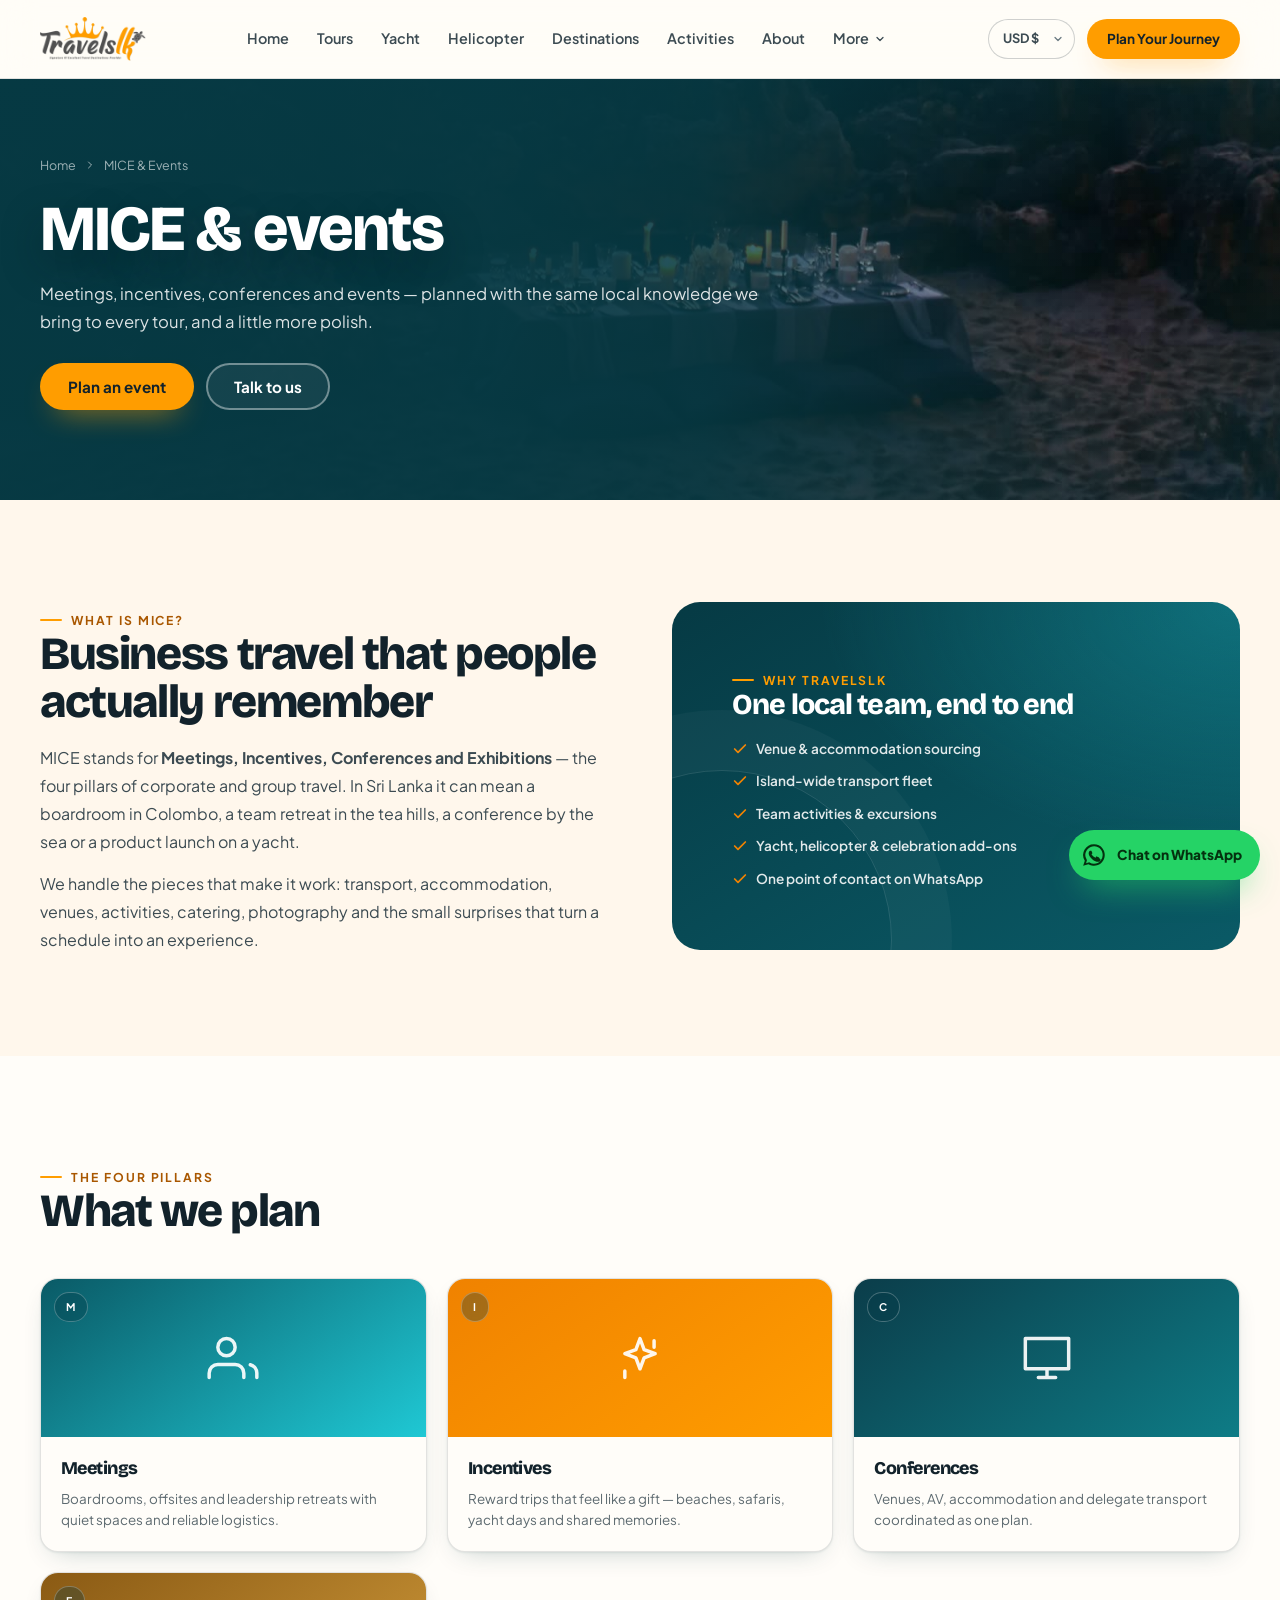
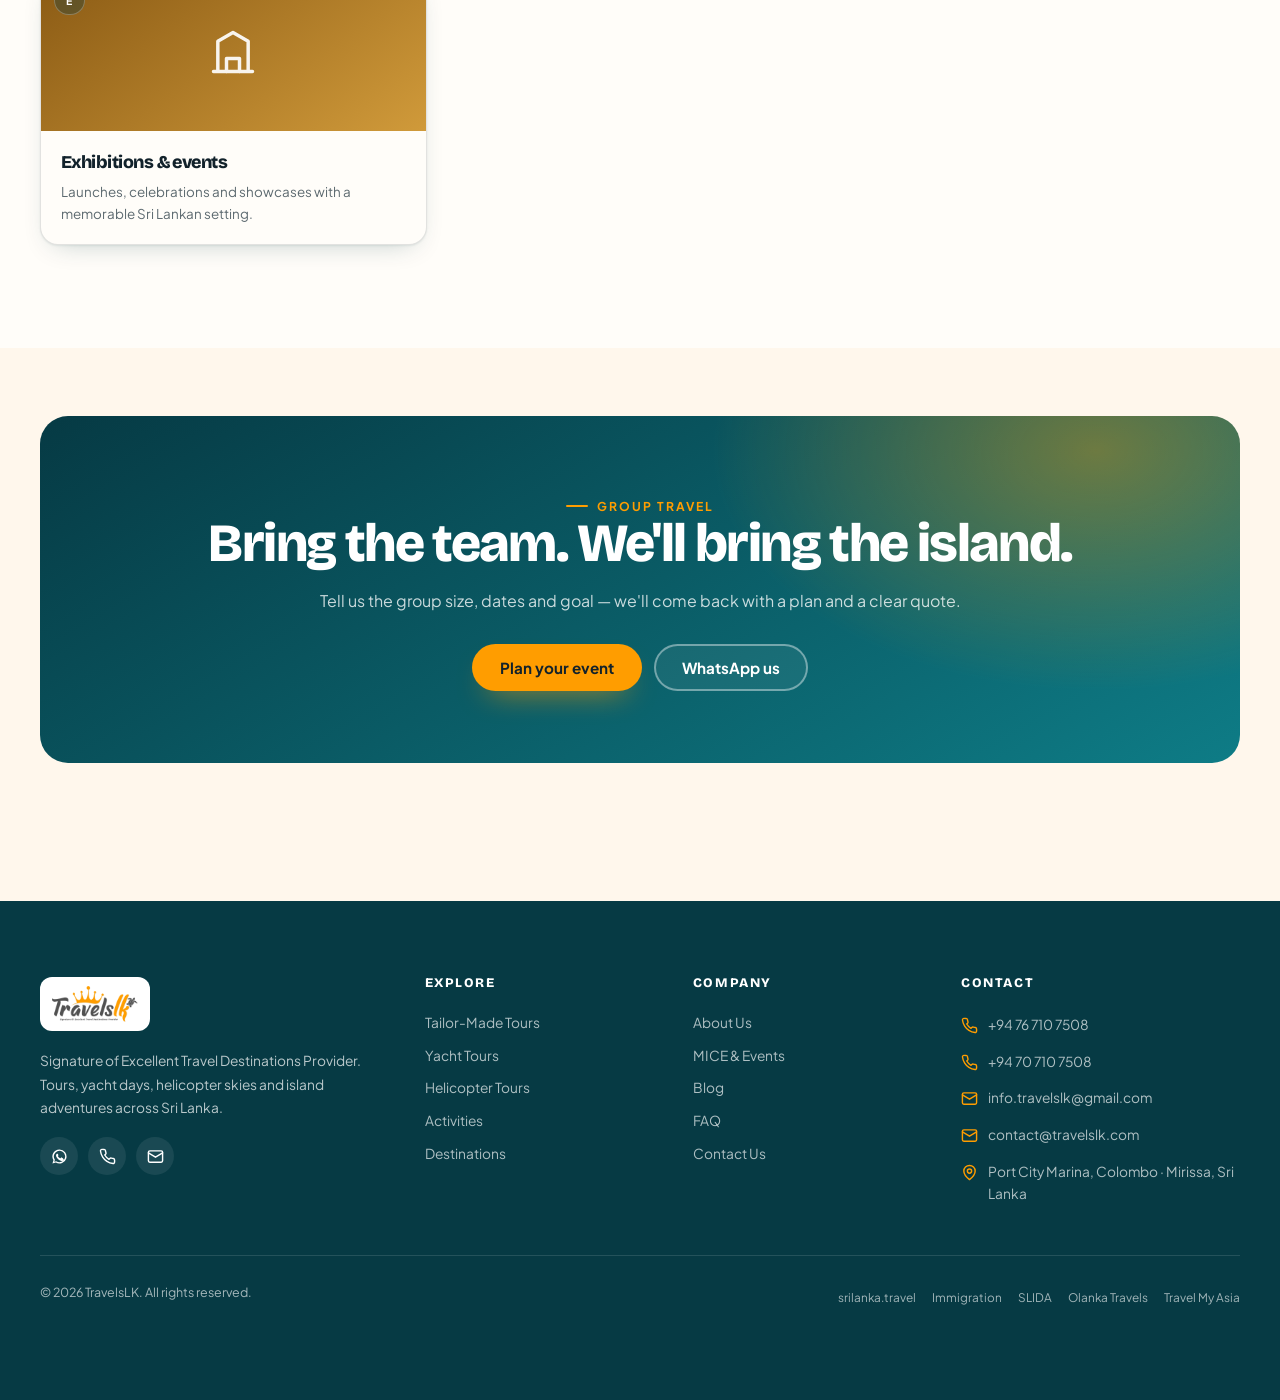
<file: mice-events.html>
<!DOCTYPE html>
<html lang="en">
<head>
  <meta charset="UTF-8">
  <meta name="viewport" content="width=device-width, initial-scale=1">
  <title>MICE &amp; Events — TravelsLK</title>
  <meta name="description" content="Meetings, incentives, conferences and events in Sri Lanka. TravelsLK plans corporate travel, retreats, yacht events and memorable group experiences.">
  <meta name="theme-color" content="#063a44">
  <link rel="icon" href="assets/img/logo.png">
  <link rel="preconnect" href="https://fonts.googleapis.com">
  <link rel="preconnect" href="https://fonts.gstatic.com" crossorigin>
  <link href="https://fonts.googleapis.com/css2?family=Bricolage+Grotesque:opsz,wght@12..96,500;12..96,700;12..96,800&family=Plus+Jakarta+Sans:wght@400;500;600;700;800&family=Caveat:wght@600&display=swap" rel="stylesheet">
  <link rel="stylesheet" href="css/styles.css">
</head>
<body data-page="mice">
  <a class="skip-link" href="#main">Skip to content</a>
  <div id="site-header"></div>

  <main id="main">
    <section class="page-hero page-hero--mice">
      <div class="container">
        <nav class="breadcrumb" aria-label="Breadcrumb">
          <a href="index.html">Home</a>
          <svg viewBox="0 0 24 24" fill="none" stroke="currentColor" stroke-width="2" stroke-linecap="round" stroke-linejoin="round"><path d="m9 6 6 6-6 6"/></svg>
          <span>MICE &amp; Events</span>
        </nav>
        <h1>MICE &amp; events</h1>
        <p class="lead">Meetings, incentives, conferences and events — planned with the same local knowledge we bring to every tour, and a little more polish.</p>
        <div class="hero-actions">
          <a class="btn btn-primary" href="plan-your-journey.html?experience=mice">Plan an event</a>
          <a class="btn btn-outline-light" href="contact.html">Talk to us</a>
        </div>
      </div>
    </section>

    <section class="section">
      <div class="container">
        <div class="split split--top">
          <div class="reveal">
            <span class="eyebrow">What is MICE?</span>
            <h2 class="h2">Business travel that people actually remember</h2>
            <div class="prose" style="margin-top:18px;">
              <p>MICE stands for <strong>Meetings, Incentives, Conferences and Exhibitions</strong> — the four pillars of corporate and group travel. In Sri Lanka it can mean a boardroom in Colombo, a team retreat in the tea hills, a conference by the sea or a product launch on a yacht.</p>
              <p>We handle the pieces that make it work: transport, accommodation, venues, activities, catering, photography and the small surprises that turn a schedule into an experience.</p>
            </div>
          </div>
          <div class="why-panel reveal">
            <span class="eyebrow eyebrow--light">Why TravelsLK</span>
            <h2 class="h2" style="font-size:1.8rem;">One local team, end to end</h2>
            <ul class="feature-list" style="grid-template-columns:1fr; margin-top:16px;">
              <li><svg viewBox="0 0 24 24" fill="none" stroke="currentColor" stroke-width="2.6" stroke-linecap="round" stroke-linejoin="round"><path d="m20 6-11 11-5-5"/></svg>Venue &amp; accommodation sourcing</li>
              <li><svg viewBox="0 0 24 24" fill="none" stroke="currentColor" stroke-width="2.6" stroke-linecap="round" stroke-linejoin="round"><path d="m20 6-11 11-5-5"/></svg>Island-wide transport fleet</li>
              <li><svg viewBox="0 0 24 24" fill="none" stroke="currentColor" stroke-width="2.6" stroke-linecap="round" stroke-linejoin="round"><path d="m20 6-11 11-5-5"/></svg>Team activities &amp; excursions</li>
              <li><svg viewBox="0 0 24 24" fill="none" stroke="currentColor" stroke-width="2.6" stroke-linecap="round" stroke-linejoin="round"><path d="m20 6-11 11-5-5"/></svg>Yacht, helicopter &amp; celebration add-ons</li>
              <li><svg viewBox="0 0 24 24" fill="none" stroke="currentColor" stroke-width="2.6" stroke-linecap="round" stroke-linejoin="round"><path d="m20 6-11 11-5-5"/></svg>One point of contact on WhatsApp</li>
            </ul>
          </div>
        </div>
      </div>
    </section>

    <section class="section section--white">
      <div class="container">
        <div class="section-head reveal">
          <div>
            <span class="eyebrow">The four pillars</span>
            <h2 class="h2">What we plan</h2>
          </div>
        </div>
        <div class="tile-grid">
          <article class="tile-card reveal">
            <div class="tile-media g-budget"><span class="tile-tag">M</span>
              <svg viewBox="0 0 24 24" fill="none" stroke="currentColor" stroke-width="1.6" stroke-linecap="round" stroke-linejoin="round"><path d="M17 21v-2a4 4 0 0 0-4-4H5a4 4 0 0 0-4 4v2"/><circle cx="9" cy="7" r="4"/><path d="M23 21v-2a4 4 0 0 0-3-3.9"/></svg>
            </div>
            <div class="tile-body"><h3>Meetings</h3><p>Boardrooms, offsites and leadership retreats with quiet spaces and reliable logistics.</p></div>
          </article>
          <article class="tile-card reveal">
            <div class="tile-media g-family"><span class="tile-tag">I</span>
              <svg viewBox="0 0 24 24" fill="none" stroke="currentColor" stroke-width="1.6" stroke-linecap="round" stroke-linejoin="round"><path d="m12 3 1.9 5.1L19 10l-5.1 1.9L12 17l-1.9-5.1L5 10l5.1-1.9L12 3Z"/><path d="M5 18v3M18.5 4v3"/></svg>
            </div>
            <div class="tile-body"><h3>Incentives</h3><p>Reward trips that feel like a gift — beaches, safaris, yacht days and shared memories.</p></div>
          </article>
          <article class="tile-card reveal">
            <div class="tile-media g-adventure"><span class="tile-tag">C</span>
              <svg viewBox="0 0 24 24" fill="none" stroke="currentColor" stroke-width="1.6" stroke-linecap="round" stroke-linejoin="round"><path d="M2 3h20v14H2z"/><path d="M8 21h8M12 17v4"/></svg>
            </div>
            <div class="tile-body"><h3>Conferences</h3><p>Venues, AV, accommodation and delegate transport coordinated as one plan.</p></div>
          </article>
          <article class="tile-card reveal">
            <div class="tile-media g-cultural"><span class="tile-tag">E</span>
              <svg viewBox="0 0 24 24" fill="none" stroke="currentColor" stroke-width="1.6" stroke-linecap="round" stroke-linejoin="round"><path d="M3 21h18M5 21V7l7-4 7 4v14"/><path d="M9 21v-6h6v6"/></svg>
            </div>
            <div class="tile-body"><h3>Exhibitions &amp; events</h3><p>Launches, celebrations and showcases with a memorable Sri Lankan setting.</p></div>
          </article>
        </div>
      </div>
    </section>

    <section class="section section--tight">
      <div class="container">
        <div class="cta-band reveal">
          <span class="eyebrow eyebrow--light">Group travel</span>
          <h2>Bring the team. We'll bring the island.</h2>
          <p>Tell us the group size, dates and goal — we'll come back with a plan and a clear quote.</p>
          <div class="hero-actions">
            <a class="btn btn-primary" href="plan-your-journey.html?experience=mice">Plan your event</a>
            <a class="btn btn-outline-light" href="https://wa.me/94767107508" target="_blank" rel="noopener">WhatsApp us</a>
          </div>
        </div>
      </div>
    </section>
  </main>

  <div id="site-footer"></div>
  <script src="js/main.js"></script>
</body>
</html>
</file>
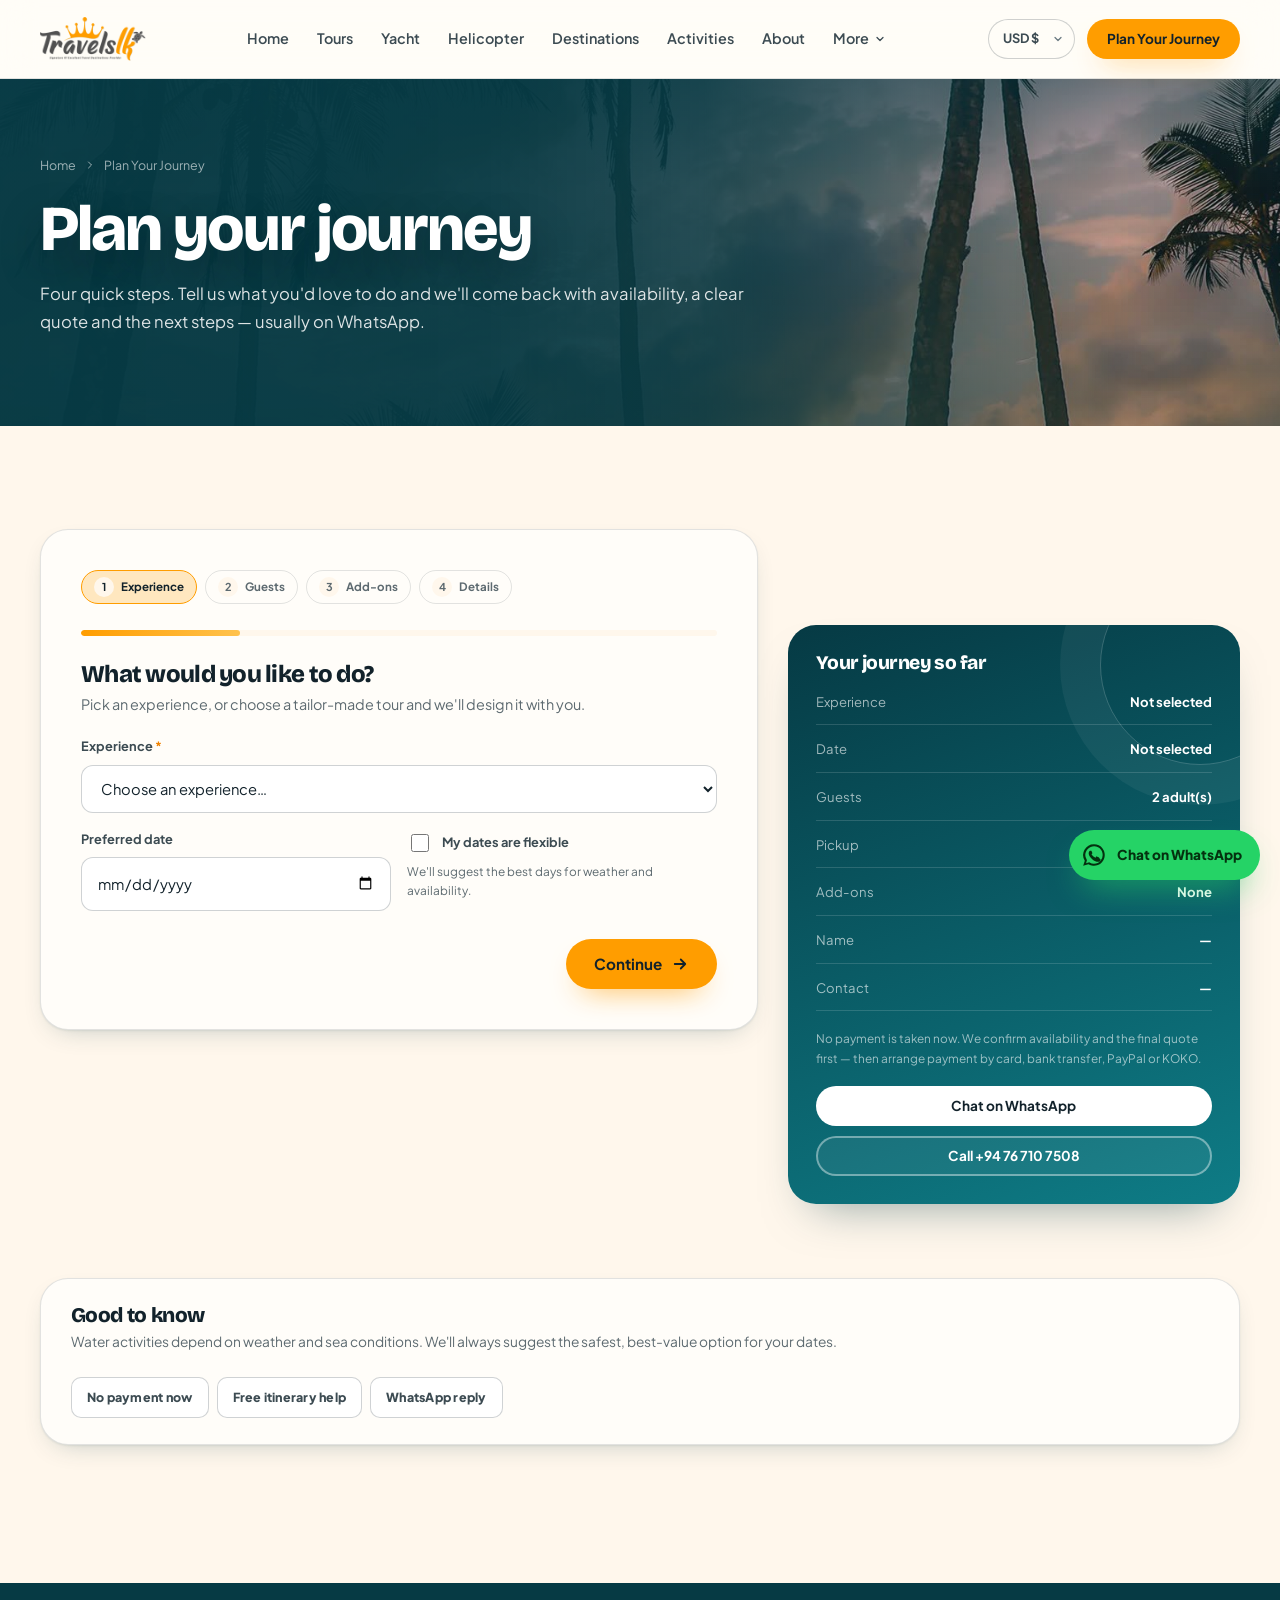
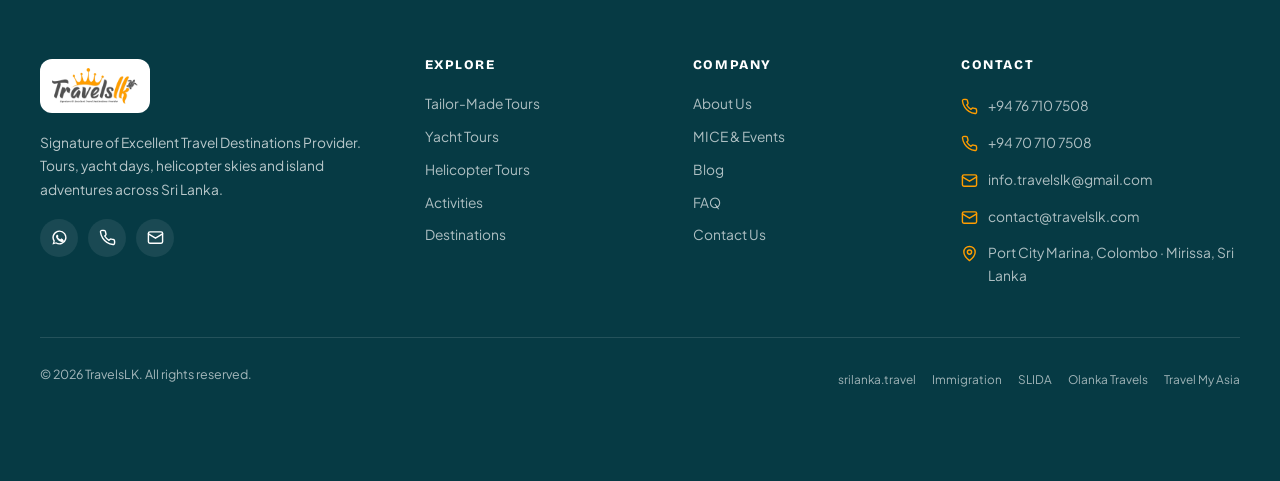
<file: plan-your-journey.html>
<!DOCTYPE html>
<html lang="en">
<head>
  <meta charset="UTF-8">
  <meta name="viewport" content="width=device-width, initial-scale=1">
  <title>Plan Your Journey — TravelsLK</title>
  <meta name="description" content="Build your Sri Lankan experience with TravelsLK. Tell us your dates, guests and add-ons and we'll confirm your booking by WhatsApp or email.">
  <meta name="theme-color" content="#063a44">
  <link rel="icon" href="assets/img/logo.png">
  <link rel="preconnect" href="https://fonts.googleapis.com">
  <link rel="preconnect" href="https://fonts.gstatic.com" crossorigin>
  <link href="https://fonts.googleapis.com/css2?family=Bricolage+Grotesque:opsz,wght@12..96,500;12..96,700;12..96,800&family=Plus+Jakarta+Sans:wght@400;500;600;700;800&family=Caveat:wght@600&display=swap" rel="stylesheet">
  <link rel="stylesheet" href="css/styles.css">
</head>
<body data-page="plan">
  <a class="skip-link" href="#main">Skip to content</a>
  <div id="site-header"></div>

  <main id="main">
    <section class="page-hero page-hero--plan">
      <div class="container">
        <nav class="breadcrumb" aria-label="Breadcrumb">
          <a href="index.html">Home</a>
          <svg viewBox="0 0 24 24" fill="none" stroke="currentColor" stroke-width="2" stroke-linecap="round" stroke-linejoin="round"><path d="m9 6 6 6-6 6"/></svg>
          <span>Plan Your Journey</span>
        </nav>
        <h1>Plan your journey</h1>
        <p class="lead">Four quick steps. Tell us what you'd love to do and we'll come back with availability, a clear quote and the next steps — usually on WhatsApp.</p>
      </div>
    </section>

    <section class="section">
      <div class="container">
        <div class="booking-shell">
          <div class="booking-card">
            <div class="step-dots" aria-label="Booking progress">
              <span class="step-dot is-active" data-step="1"><span>1</span>Experience</span>
              <span class="step-dot" data-step="2"><span>2</span>Guests</span>
              <span class="step-dot" data-step="3"><span>3</span>Add-ons</span>
              <span class="step-dot" data-step="4"><span>4</span>Details</span>
            </div>
            <div class="progress-track"><div class="progress-fill" id="progressFill"></div></div>

            <form id="bookingForm" novalidate>
              <!-- STEP 1 -->
              <div class="step is-active" data-step="1">
                <h2>What would you like to do?</h2>
                <p>Pick an experience, or choose a tailor-made tour and we'll design it with you.</p>
                <div class="form-grid">
                  <div class="field field--full">
                    <label for="bkExperience">Experience <span class="req">*</span></label>
                    <select id="bkExperience" name="experience" required>
                      <option value="">Choose an experience…</option>
                      <optgroup label="Water &amp; wildlife">
                        <option value="whale-watching|50">Whale Watching &amp; Dolphin Tour · Mirissa</option>
                        <option value="jetski|80">Colombo Jet Ski Ride · Port City</option>
                        <option value="kayak-snorkel|20">Kayaking &amp; Turtle Snorkelling · Mirissa</option>
                      </optgroup>
                      <optgroup label="Yacht">
                        <option value="yacht-events|600">Sunset Yacht Events · Colombo</option>
                        <option value="sunset-boat|350">Mirissa Sunset Boat Tour</option>
                        <option value="yacht-party|1100">Sea You in Mirissa Yacht Party</option>
                      </optgroup>
                      <optgroup label="Sky">
                        <option value="heli-tour|77">Heli Tour: Colombo Sky · Battaramulla</option>
                        <option value="heli-wedding|">Luxury Heli Wedding Pre-Shoot (quote)</option>
                      </optgroup>
                      <optgroup label="Tours &amp; more">
                        <option value="tailor-made|">Tailor-Made Tour (quote)</option>
                        <option value="transport|">Premium Transport · Island-wide (quote)</option>
                        <option value="boat-preshoot|133">Luxury Boat Pre-Shoot · Mirissa</option>
                        <option value="mice|">MICE &amp; Events (quote)</option>
                      </optgroup>
                    </select>
                    <span class="error-msg">Please choose an experience.</span>
                  </div>
                  <div class="field">
                    <label for="bkDate">Preferred date</label>
                    <input type="date" id="bkDate" name="date">
                    <span class="error-msg">Please choose a date, or tick flexible.</span>
                  </div>
                  <div class="field" style="justify-content: flex-end; padding-bottom: 10px;">
                    <label class="check-row" for="bkFlexible">
                      <input type="checkbox" id="bkFlexible" name="flexible">
                      My dates are flexible
                    </label>
                    <small>We'll suggest the best days for weather and availability.</small>
                  </div>
                </div>
                <div class="step-actions">
                  <span></span>
                  <button class="btn btn-primary" type="button" data-next>Continue
                    <svg viewBox="0 0 24 24" fill="none" stroke="currentColor" stroke-width="2.4" stroke-linecap="round" stroke-linejoin="round"><path d="M5 12h14M13 6l6 6-6 6"/></svg>
                  </button>
                </div>
              </div>

              <!-- STEP 2 -->
              <div class="step" data-step="2">
                <h2>Who's coming?</h2>
                <p>A quick headcount helps us match the right boat, vehicle and guide.</p>
                <div class="form-grid">
                  <div class="field">
                    <label for="bkAdults">Adults <span class="req">*</span></label>
                    <input type="number" id="bkAdults" name="adults" min="1" max="200" value="2" required>
                    <span class="error-msg">At least one adult is required.</span>
                  </div>
                  <div class="field">
                    <label for="bkChildren">Children</label>
                    <input type="number" id="bkChildren" name="children" min="0" max="50" value="0">
                    <small>Under-5s often travel free on select experiences.</small>
                  </div>
                  <div class="field field--full">
                    <label for="bkPickup">Pickup / hotel</label>
                    <input type="text" id="bkPickup" name="pickup" placeholder="e.g. Galle Face Hotel, Colombo">
                    <small>Leave blank if you'd like us to suggest a meeting point.</small>
                  </div>
                </div>
                <div class="step-actions">
                  <button class="btn btn-outline" type="button" data-prev>Back</button>
                  <button class="btn btn-primary" type="button" data-next>Continue
                    <svg viewBox="0 0 24 24" fill="none" stroke="currentColor" stroke-width="2.4" stroke-linecap="round" stroke-linejoin="round"><path d="M5 12h14M13 6l6 6-6 6"/></svg>
                  </button>
                </div>
              </div>

              <!-- STEP 3 -->
              <div class="step" data-step="3">
                <h2>Make it yours</h2>
                <p>Optional extras — pick any that sound good, or skip if you'd rather decide later.</p>
                <div class="addon-grid">
                  <label class="addon"><input type="checkbox" name="addon" value="Photography"> Photography</label>
                  <label class="addon"><input type="checkbox" name="addon" value="Videography"> Videography</label>
                  <label class="addon"><input type="checkbox" name="addon" value="Drone"> Drone</label>
                  <label class="addon"><input type="checkbox" name="addon" value="Decoration"> Decoration</label>
                  <label class="addon"><input type="checkbox" name="addon" value="Fireworks"> Fireworks</label>
                  <label class="addon"><input type="checkbox" name="addon" value="Food arrangement"> Food arrangement</label>
                  <label class="addon"><input type="checkbox" name="addon" value="Jet ski rides"> Jet ski rides</label>
                  <label class="addon"><input type="checkbox" name="addon" value="GoPro rental"> GoPro rental</label>
                </div>
                <div class="step-actions">
                  <button class="btn btn-outline" type="button" data-prev>Back</button>
                  <button class="btn btn-primary" type="button" data-next>Continue
                    <svg viewBox="0 0 24 24" fill="none" stroke="currentColor" stroke-width="2.4" stroke-linecap="round" stroke-linejoin="round"><path d="M5 12h14M13 6l6 6-6 6"/></svg>
                  </button>
                </div>
              </div>

              <!-- STEP 4 -->
              <div class="step" data-step="4">
                <h2>Almost there</h2>
                <p>Leave your details and we'll confirm availability and the final quote.</p>
                <div class="form-grid">
                  <div class="field">
                    <label for="bkName">Full name <span class="req">*</span></label>
                    <input type="text" id="bkName" name="name" autocomplete="name" required>
                    <span class="error-msg">Please tell us your name.</span>
                  </div>
                  <div class="field">
                    <label for="bkCountry">Country</label>
                    <input type="text" id="bkCountry" name="country" autocomplete="country-name">
                  </div>
                  <div class="field">
                    <label for="bkEmail">Email</label>
                    <input type="email" id="bkEmail" name="email" autocomplete="email" placeholder="you@example.com">
                    <span class="error-msg">Please add an email or phone number.</span>
                  </div>
                  <div class="field">
                    <label for="bkPhone">Phone / WhatsApp</label>
                    <input type="tel" id="bkPhone" name="phone" autocomplete="tel" placeholder="+94 …">
                    <span class="error-msg">Please add an email or phone number.</span>
                  </div>
                  <div class="field field--full">
                    <label for="bkNotes">Anything else?</label>
                    <textarea id="bkNotes" name="notes" placeholder="Celebrations, dietary needs, mobility, preferred times…"></textarea>
                  </div>
                  <div class="field field--full">
                    <label class="check-row" for="bkConsent" style="align-items: flex-start;">
                      <input type="checkbox" id="bkConsent" name="consent" required>
                      <span>I'm happy for TravelsLK to contact me about this inquiry. <span class="req">*</span></span>
                    </label>
                    <span class="error-msg">Please tick to continue.</span>
                  </div>
                </div>
                <div class="step-actions">
                  <button class="btn btn-outline" type="button" data-prev>Back</button>
                  <button class="btn btn-primary" type="submit">Send inquiry
                    <svg viewBox="0 0 24 24" fill="none" stroke="currentColor" stroke-width="2.4" stroke-linecap="round" stroke-linejoin="round"><path d="M5 12h14M13 6l6 6-6 6"/></svg>
                  </button>
                </div>
                <p class="form-note">Sending opens WhatsApp with your details ready to go. Prefer email? Write to <a href="mailto:info.travelslk@gmail.com" style="color:var(--orange-deep);font-weight:700;">info.travelslk@gmail.com</a>.</p>
              </div>
            </form>

            <!-- success -->
            <div class="success-panel" id="bookingSuccess" role="status" aria-live="polite">
              <div class="success-ic">
                <svg viewBox="0 0 24 24" fill="none" stroke="currentColor" stroke-width="2.4" stroke-linecap="round" stroke-linejoin="round"><path d="m20 6-11 11-5-5"/></svg>
              </div>
              <h2>Your inquiry is ready!</h2>
              <p>We've opened WhatsApp with your details. If it didn't open, message us on <a href="https://wa.me/94767107508" target="_blank" rel="noopener" style="color:var(--orange-deep);font-weight:700;">+94 76 710 7508</a>. We usually reply within the day.</p>
              <button class="btn btn-primary" type="button" id="bookingAgain">Plan another experience</button>
            </div>
          </div>

          <!-- summary -->
          <aside class="booking-summary" aria-label="Booking summary">
            <h3>Your journey so far</h3>
            <div class="summary-list" id="summaryList">
              <p class="summary-empty">Your selections will appear here as you go.</p>
            </div>
            <p class="summary-note">No payment is taken now. We confirm availability and the final quote first — then arrange payment by card, bank transfer, PayPal or KOKO.</p>
            <div style="margin-top:18px; position:relative; z-index:1;">
              <a class="btn btn-light btn-sm btn-block" href="https://wa.me/94767107508" target="_blank" rel="noopener" style="margin-bottom:10px;">Chat on WhatsApp</a>
              <a class="btn btn-outline-light btn-sm btn-block" href="tel:+94767107508">Call +94 76 710 7508</a>
            </div>
          </aside>
        </div>
      </div>
    </section>

    <section class="section section--tight">
      <div class="container">
        <div class="pay-band reveal">
          <div>
            <h3>Good to know</h3>
            <p>Water activities depend on weather and sea conditions. We'll always suggest the safest, best-value option for your dates.</p>
          </div>
          <div class="pay-pills">
            <span class="pay-pill">No payment now</span>
            <span class="pay-pill">Free itinerary help</span>
            <span class="pay-pill">WhatsApp reply</span>
          </div>
        </div>
      </div>
    </section>
  </main>

  <div id="site-footer"></div>
  <script src="js/main.js"></script>
</body>
</html>
</file>
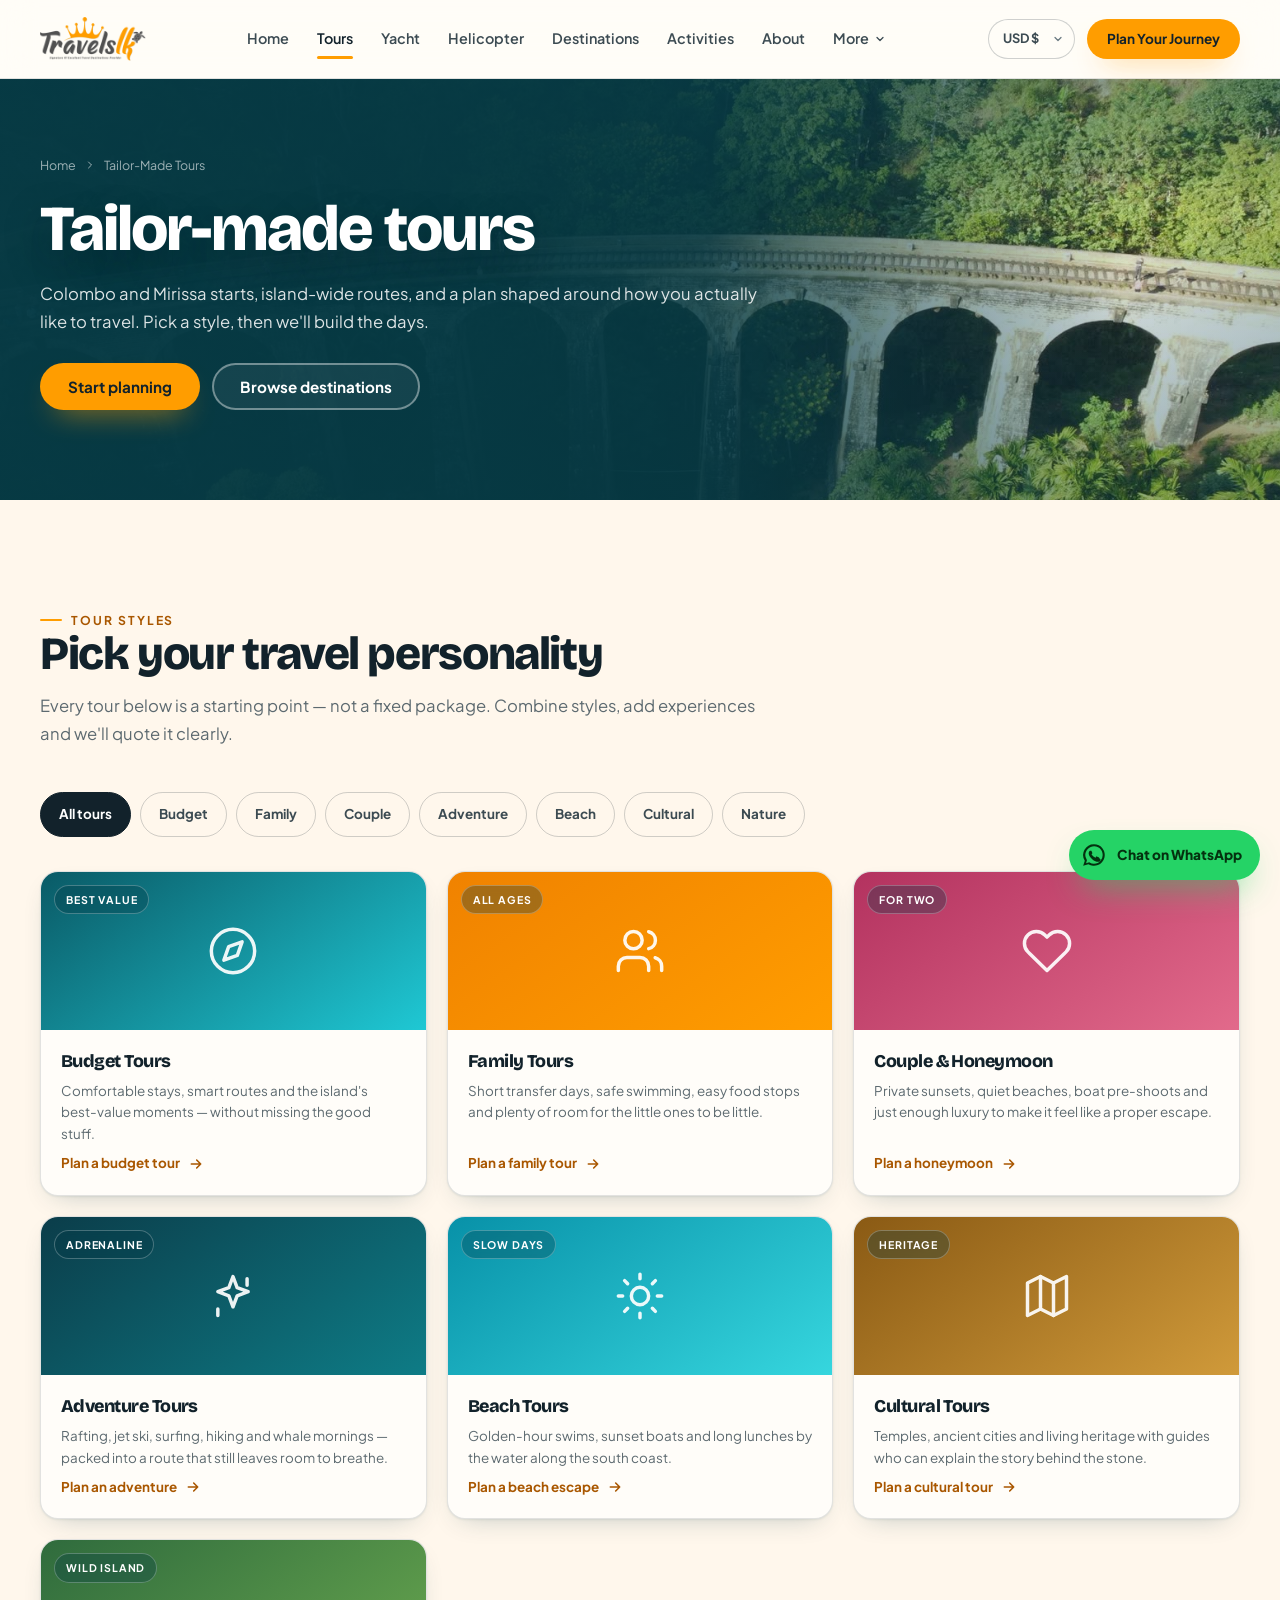
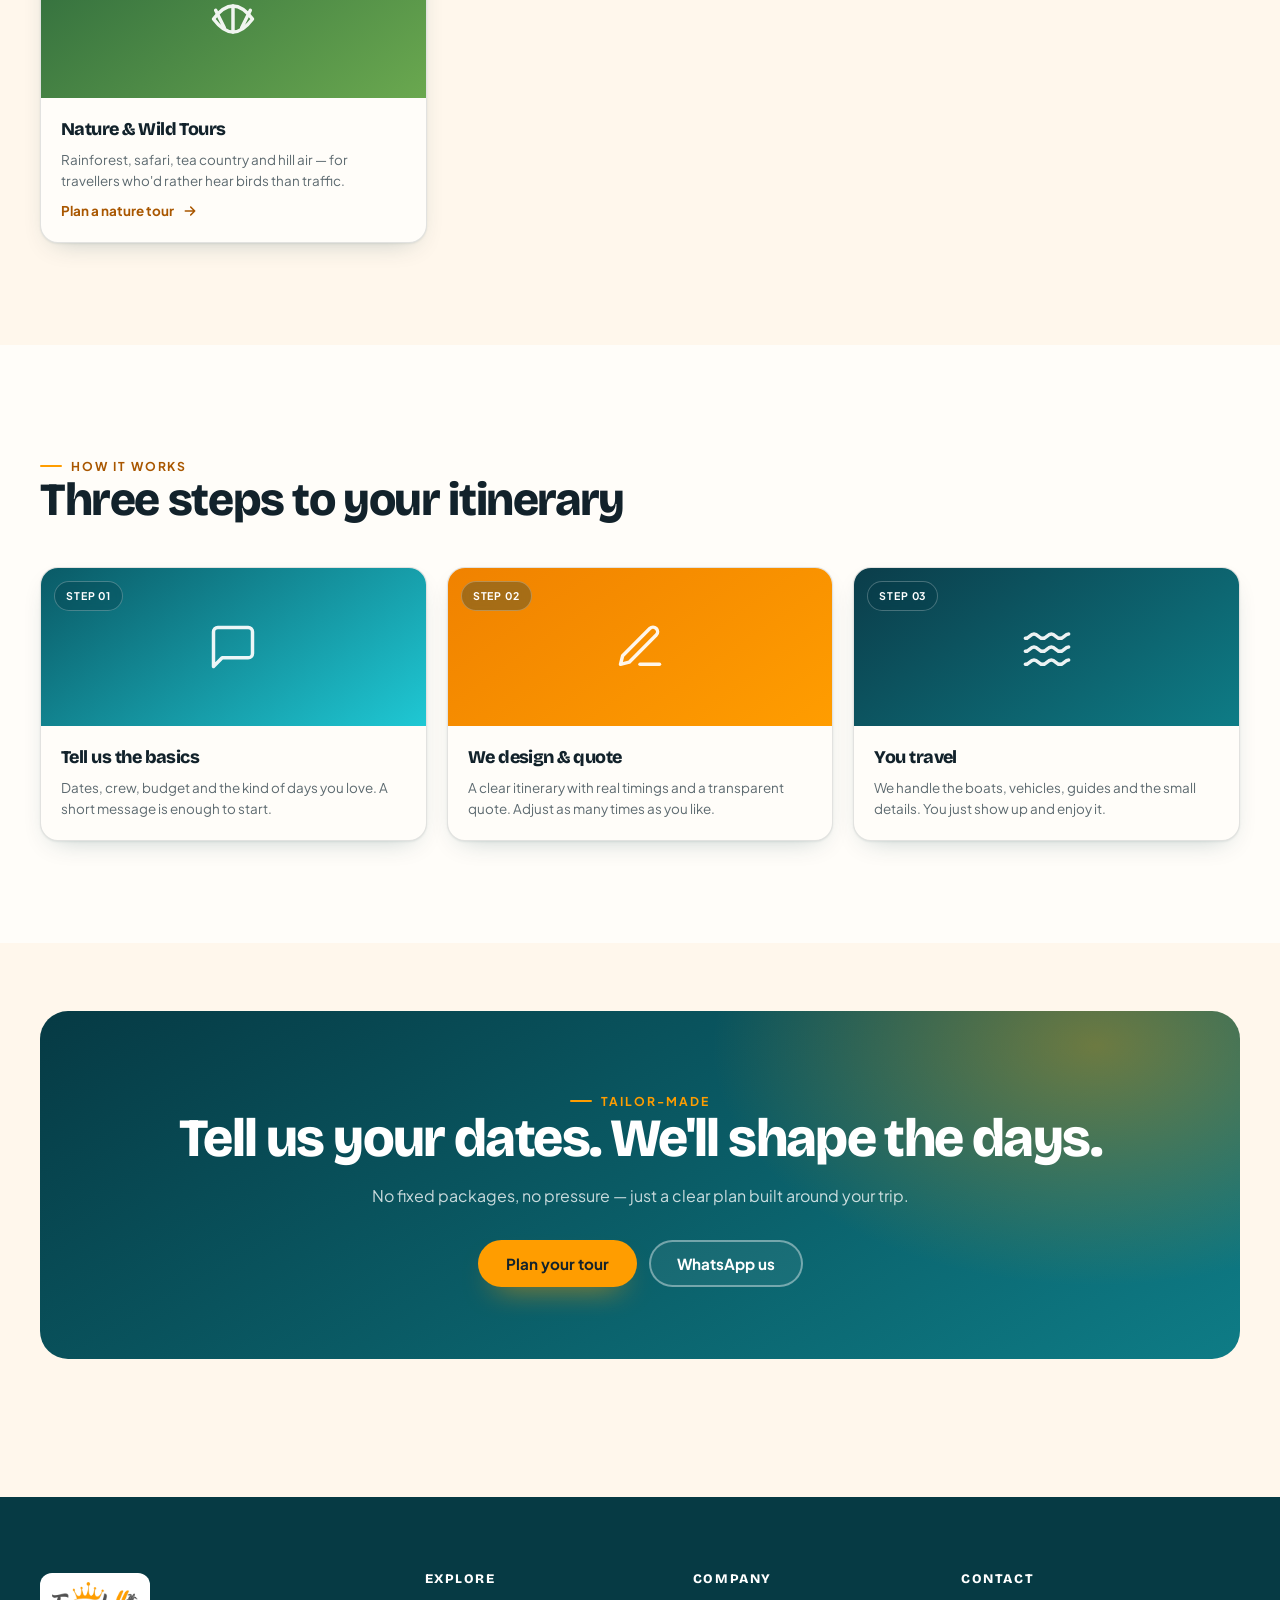
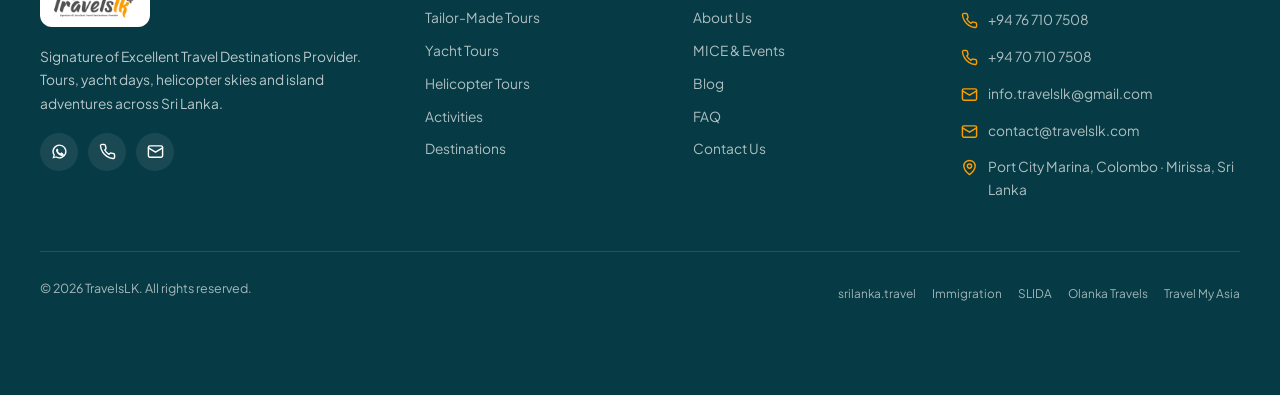
<file: tours.html>
<!DOCTYPE html>
<html lang="en">
<head>
  <meta charset="UTF-8">
  <meta name="viewport" content="width=device-width, initial-scale=1">
  <title>Tailor-Made Tours — TravelsLK</title>
  <meta name="description" content="Budget, family, honeymoon, adventure, beach, cultural and nature tours across Sri Lanka — built around your dates, pace and people by TravelsLK.">
  <meta name="theme-color" content="#063a44">
  <link rel="icon" href="assets/img/logo.png">
  <link rel="preconnect" href="https://fonts.googleapis.com">
  <link rel="preconnect" href="https://fonts.gstatic.com" crossorigin>
  <link href="https://fonts.googleapis.com/css2?family=Bricolage+Grotesque:opsz,wght@12..96,500;12..96,700;12..96,800&family=Plus+Jakarta+Sans:wght@400;500;600;700;800&family=Caveat:wght@600&display=swap" rel="stylesheet">
  <link rel="stylesheet" href="css/styles.css">
</head>
<body data-page="tours">
  <a class="skip-link" href="#main">Skip to content</a>
  <div id="site-header"></div>

  <main id="main">
    <section class="page-hero page-hero--tours">
      <div class="container">
        <nav class="breadcrumb" aria-label="Breadcrumb">
          <a href="index.html">Home</a>
          <svg viewBox="0 0 24 24" fill="none" stroke="currentColor" stroke-width="2" stroke-linecap="round" stroke-linejoin="round"><path d="m9 6 6 6-6 6"/></svg>
          <span>Tailor-Made Tours</span>
        </nav>
        <h1>Tailor-made tours</h1>
        <p class="lead">Colombo and Mirissa starts, island-wide routes, and a plan shaped around how you actually like to travel. Pick a style, then we'll build the days.</p>
        <div class="hero-actions">
          <a class="btn btn-primary" href="plan-your-journey.html?experience=tailor-made">Start planning</a>
          <a class="btn btn-outline-light" href="destinations.html">Browse destinations</a>
        </div>
      </div>
    </section>

    <section class="section">
      <div class="container">
        <div class="section-head reveal">
          <div>
            <span class="eyebrow">Tour styles</span>
            <h2 class="h2">Pick your travel personality</h2>
            <p class="lead">Every tour below is a starting point — not a fixed package. Combine styles, add experiences and we'll quote it clearly.</p>
          </div>
        </div>

        <div class="filter-bar reveal" data-filter-bar data-target="#tourGrid">
          <button class="filter-btn is-active" data-filter="all" type="button">All tours</button>
          <button class="filter-btn" data-filter="budget" type="button">Budget</button>
          <button class="filter-btn" data-filter="family" type="button">Family</button>
          <button class="filter-btn" data-filter="couple" type="button">Couple</button>
          <button class="filter-btn" data-filter="adventure" type="button">Adventure</button>
          <button class="filter-btn" data-filter="beach" type="button">Beach</button>
          <button class="filter-btn" data-filter="cultural" type="button">Cultural</button>
          <button class="filter-btn" data-filter="nature" type="button">Nature</button>
        </div>

        <div class="tile-grid" id="tourGrid">
          <article class="tile-card reveal" data-cat="budget">
            <div class="tile-media g-budget"><span class="tile-tag">Best value</span>
              <svg viewBox="0 0 24 24" fill="none" stroke="currentColor" stroke-width="1.6" stroke-linecap="round" stroke-linejoin="round"><circle cx="12" cy="12" r="10"/><path d="m16.2 7.8-2.2 6.2-6.2 2.2 2.2-6.2 6.2-2.2Z"/></svg>
            </div>
            <div class="tile-body">
              <h3>Budget Tours</h3>
              <p>Comfortable stays, smart routes and the island's best-value moments — without missing the good stuff.</p>
              <a class="link-arrow" href="plan-your-journey.html?experience=tailor-made">Plan a budget tour
                <svg viewBox="0 0 24 24" fill="none" stroke="currentColor" stroke-width="2.4" stroke-linecap="round" stroke-linejoin="round"><path d="M5 12h14M13 6l6 6-6 6"/></svg>
              </a>
            </div>
          </article>

          <article class="tile-card reveal" data-cat="family">
            <div class="tile-media g-family"><span class="tile-tag">All ages</span>
              <svg viewBox="0 0 24 24" fill="none" stroke="currentColor" stroke-width="1.6" stroke-linecap="round" stroke-linejoin="round"><path d="M16 21v-2a4 4 0 0 0-4-4H6a4 4 0 0 0-4 4v2"/><circle cx="9" cy="7" r="4"/><path d="M22 21v-2a4 4 0 0 0-3-3.9M16 3.1a4 4 0 0 1 0 7.8"/></svg>
            </div>
            <div class="tile-body">
              <h3>Family Tours</h3>
              <p>Short transfer days, safe swimming, easy food stops and plenty of room for the little ones to be little.</p>
              <a class="link-arrow" href="plan-your-journey.html?experience=tailor-made">Plan a family tour
                <svg viewBox="0 0 24 24" fill="none" stroke="currentColor" stroke-width="2.4" stroke-linecap="round" stroke-linejoin="round"><path d="M5 12h14M13 6l6 6-6 6"/></svg>
              </a>
            </div>
          </article>

          <article class="tile-card reveal" data-cat="couple">
            <div class="tile-media g-couple"><span class="tile-tag">For two</span>
              <svg viewBox="0 0 24 24" fill="none" stroke="currentColor" stroke-width="1.6" stroke-linecap="round" stroke-linejoin="round"><path d="M20.8 4.6a5.5 5.5 0 0 0-7.8 0L12 5.6l-1-1a5.5 5.5 0 0 0-7.8 7.8l1 1L12 21l7.8-7.6 1-1a5.5 5.5 0 0 0 0-7.8Z"/></svg>
            </div>
            <div class="tile-body">
              <h3>Couple &amp; Honeymoon</h3>
              <p>Private sunsets, quiet beaches, boat pre-shoots and just enough luxury to make it feel like a proper escape.</p>
              <a class="link-arrow" href="plan-your-journey.html?experience=tailor-made">Plan a honeymoon
                <svg viewBox="0 0 24 24" fill="none" stroke="currentColor" stroke-width="2.4" stroke-linecap="round" stroke-linejoin="round"><path d="M5 12h14M13 6l6 6-6 6"/></svg>
              </a>
            </div>
          </article>

          <article class="tile-card reveal" data-cat="adventure">
            <div class="tile-media g-adventure"><span class="tile-tag">Adrenaline</span>
              <svg viewBox="0 0 24 24" fill="none" stroke="currentColor" stroke-width="1.6" stroke-linecap="round" stroke-linejoin="round"><path d="m12 3 1.9 5.1L19 10l-5.1 1.9L12 17l-1.9-5.1L5 10l5.1-1.9L12 3Z"/><path d="M5 18v3M18.5 4v3"/></svg>
            </div>
            <div class="tile-body">
              <h3>Adventure Tours</h3>
              <p>Rafting, jet ski, surfing, hiking and whale mornings — packed into a route that still leaves room to breathe.</p>
              <a class="link-arrow" href="plan-your-journey.html?experience=tailor-made">Plan an adventure
                <svg viewBox="0 0 24 24" fill="none" stroke="currentColor" stroke-width="2.4" stroke-linecap="round" stroke-linejoin="round"><path d="M5 12h14M13 6l6 6-6 6"/></svg>
              </a>
            </div>
          </article>

          <article class="tile-card reveal" data-cat="beach">
            <div class="tile-media g-beach"><span class="tile-tag">Slow days</span>
              <svg viewBox="0 0 24 24" fill="none" stroke="currentColor" stroke-width="1.6" stroke-linecap="round" stroke-linejoin="round"><circle cx="12" cy="12" r="4"/><path d="M12 2v2M12 20v2M4.9 4.9l1.4 1.4M17.7 17.7l1.4 1.4M2 12h2M20 12h2M4.9 19.1l1.4-1.4M17.7 6.3l1.4-1.4"/></svg>
            </div>
            <div class="tile-body">
              <h3>Beach Tours</h3>
              <p>Golden-hour swims, sunset boats and long lunches by the water along the south coast.</p>
              <a class="link-arrow" href="plan-your-journey.html?experience=tailor-made">Plan a beach escape
                <svg viewBox="0 0 24 24" fill="none" stroke="currentColor" stroke-width="2.4" stroke-linecap="round" stroke-linejoin="round"><path d="M5 12h14M13 6l6 6-6 6"/></svg>
              </a>
            </div>
          </article>

          <article class="tile-card reveal" data-cat="cultural">
            <div class="tile-media g-cultural"><span class="tile-tag">Heritage</span>
              <svg viewBox="0 0 24 24" fill="none" stroke="currentColor" stroke-width="1.6" stroke-linecap="round" stroke-linejoin="round"><path d="m9 18-6 3V6l6-3 6 3 6-3v15l-6 3-6-3Z"/><path d="M9 3v15M15 6v15"/></svg>
            </div>
            <div class="tile-body">
              <h3>Cultural Tours</h3>
              <p>Temples, ancient cities and living heritage with guides who can explain the story behind the stone.</p>
              <a class="link-arrow" href="plan-your-journey.html?experience=tailor-made">Plan a cultural tour
                <svg viewBox="0 0 24 24" fill="none" stroke="currentColor" stroke-width="2.4" stroke-linecap="round" stroke-linejoin="round"><path d="M5 12h14M13 6l6 6-6 6"/></svg>
              </a>
            </div>
          </article>

          <article class="tile-card reveal" data-cat="nature">
            <div class="tile-media g-nature"><span class="tile-tag">Wild island</span>
              <svg viewBox="0 0 24 24" fill="none" stroke="currentColor" stroke-width="1.6" stroke-linecap="round" stroke-linejoin="round"><path d="M3 12c3-4 6-6 9-6s6 2 9 6c-3 4-6 6-9 6s-6-2-9-6Z"/><path d="M12 6v12M4 8l4 8M20 8l-4 8"/></svg>
            </div>
            <div class="tile-body">
              <h3>Nature &amp; Wild Tours</h3>
              <p>Rainforest, safari, tea country and hill air — for travellers who'd rather hear birds than traffic.</p>
              <a class="link-arrow" href="plan-your-journey.html?experience=tailor-made">Plan a nature tour
                <svg viewBox="0 0 24 24" fill="none" stroke="currentColor" stroke-width="2.4" stroke-linecap="round" stroke-linejoin="round"><path d="M5 12h14M13 6l6 6-6 6"/></svg>
              </a>
            </div>
          </article>
        </div>
      </div>
    </section>

    <section class="section section--white">
      <div class="container">
        <div class="section-head reveal">
          <div>
            <span class="eyebrow">How it works</span>
            <h2 class="h2">Three steps to your itinerary</h2>
          </div>
        </div>
        <div class="tile-grid">
          <article class="tile-card reveal">
            <div class="tile-media g-budget"><span class="tile-tag">Step 01</span>
              <svg viewBox="0 0 24 24" fill="none" stroke="currentColor" stroke-width="1.6" stroke-linecap="round" stroke-linejoin="round"><path d="M21 15a2 2 0 0 1-2 2H7l-4 4V5a2 2 0 0 1 2-2h14a2 2 0 0 1 2 2Z"/></svg>
            </div>
            <div class="tile-body"><h3>Tell us the basics</h3><p>Dates, crew, budget and the kind of days you love. A short message is enough to start.</p></div>
          </article>
          <article class="tile-card reveal">
            <div class="tile-media g-family"><span class="tile-tag">Step 02</span>
              <svg viewBox="0 0 24 24" fill="none" stroke="currentColor" stroke-width="1.6" stroke-linecap="round" stroke-linejoin="round"><path d="M12 20h9"/><path d="M16.5 3.5a2.1 2.1 0 0 1 3 3L7 19l-4 1 1-4Z"/></svg>
            </div>
            <div class="tile-body"><h3>We design &amp; quote</h3><p>A clear itinerary with real timings and a transparent quote. Adjust as many times as you like.</p></div>
          </article>
          <article class="tile-card reveal">
            <div class="tile-media g-adventure"><span class="tile-tag">Step 03</span>
              <svg viewBox="0 0 24 24" fill="none" stroke="currentColor" stroke-width="1.6" stroke-linecap="round" stroke-linejoin="round"><path d="M2 8c2 0 2-2 4-2s2 2 4 2 2-2 4-2 2 2 4 2 2-2 4-2"/><path d="M2 14c2 0 2-2 4-2s2 2 4 2 2-2 4-2 2 2 4 2 2-2 4-2"/><path d="M2 20c2 0 2-2 4-2s2 2 4 2 2-2 4-2 2 2 4 2 2-2 4-2"/></svg>
            </div>
            <div class="tile-body"><h3>You travel</h3><p>We handle the boats, vehicles, guides and the small details. You just show up and enjoy it.</p></div>
          </article>
        </div>
      </div>
    </section>

    <section class="section section--tight">
      <div class="container">
        <div class="cta-band reveal">
          <span class="eyebrow eyebrow--light">Tailor-made</span>
          <h2>Tell us your dates. We'll shape the days.</h2>
          <p>No fixed packages, no pressure — just a clear plan built around your trip.</p>
          <div class="hero-actions">
            <a class="btn btn-primary" href="plan-your-journey.html?experience=tailor-made">Plan your tour</a>
            <a class="btn btn-outline-light" href="https://wa.me/94767107508" target="_blank" rel="noopener">WhatsApp us</a>
          </div>
        </div>
      </div>
    </section>
  </main>

  <div id="site-footer"></div>
  <script src="js/main.js"></script>
</body>
</html>
</file>
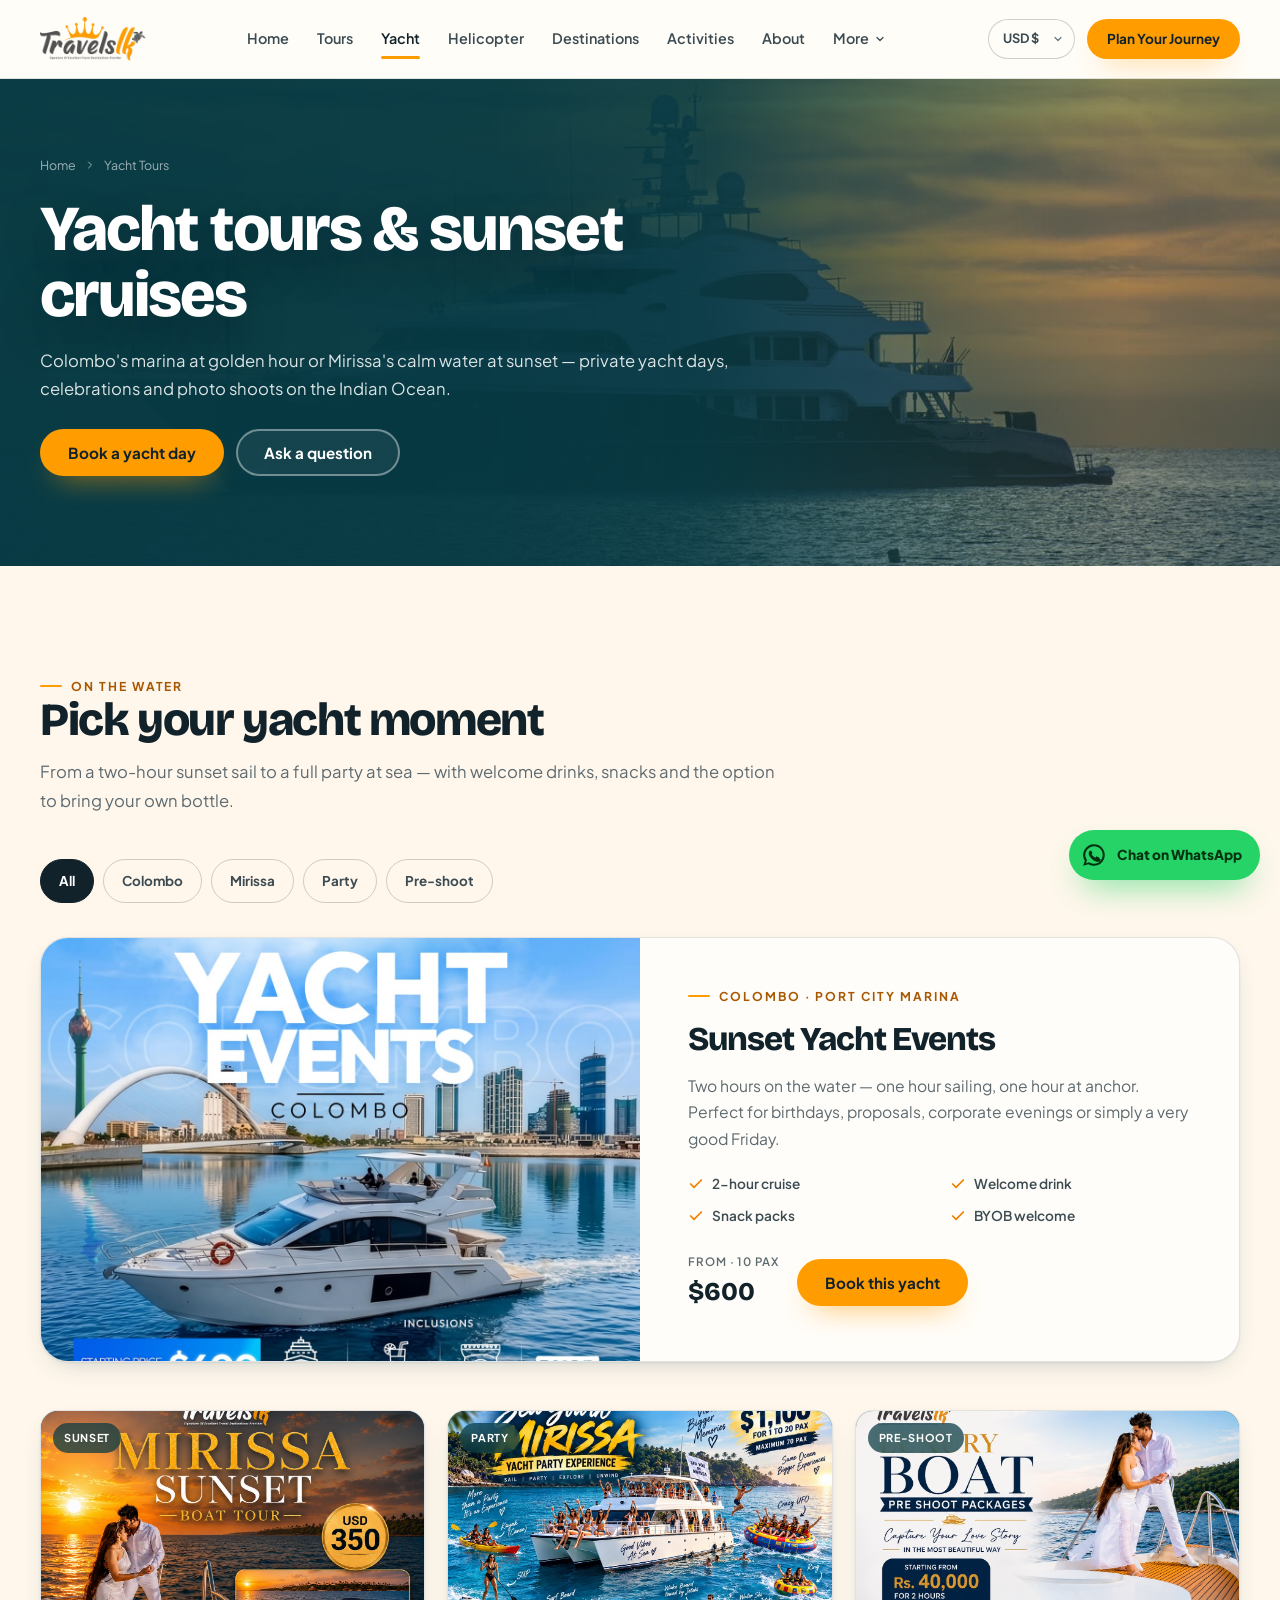
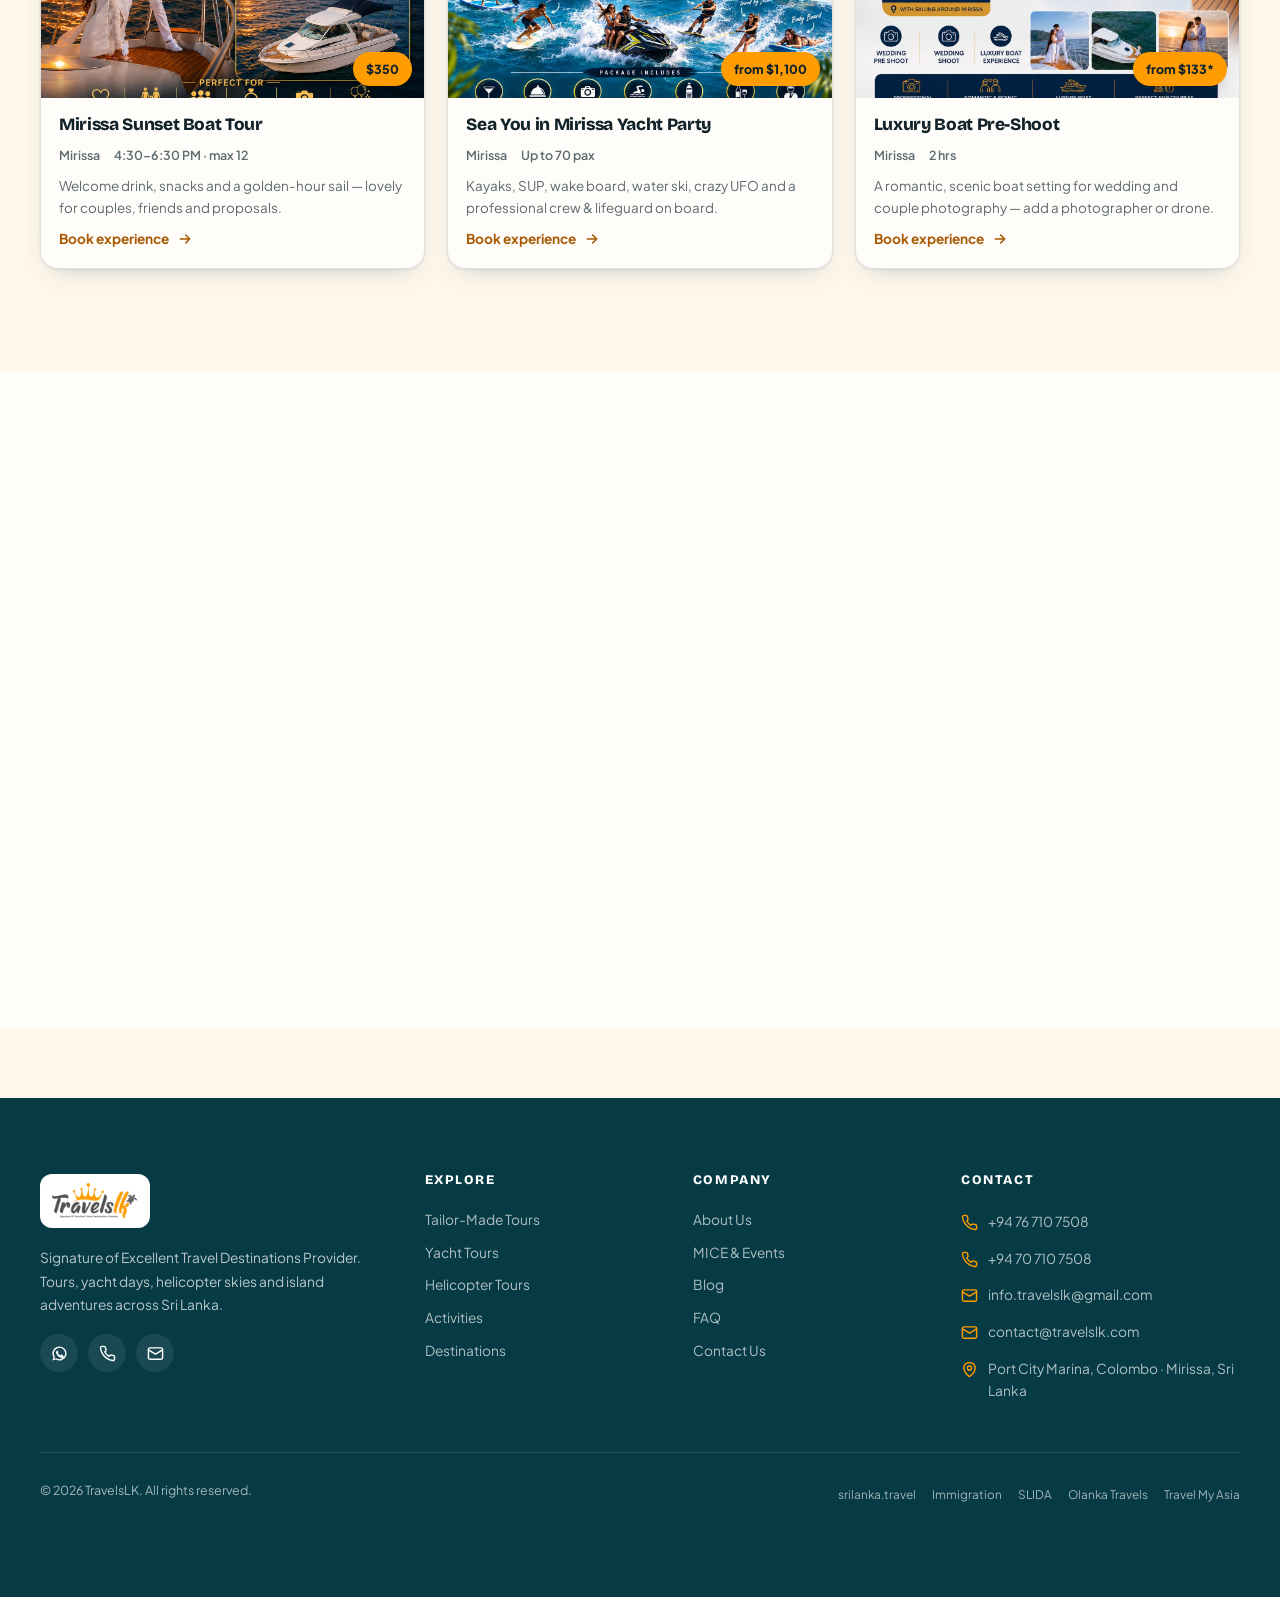
<file: yacht-tours.html>
<!DOCTYPE html>
<html lang="en">
<head>
  <meta charset="UTF-8">
  <meta name="viewport" content="width=device-width, initial-scale=1">
  <title>Yacht Tours — Colombo &amp; Mirissa — TravelsLK</title>
  <meta name="description" content="Sunset yacht events in Colombo, boat tours and yacht parties in Mirissa, and luxury boat pre-shoots. Cruise, celebrate and unwind with TravelsLK.">
  <meta name="theme-color" content="#063a44">
  <link rel="icon" href="assets/img/logo.png">
  <link rel="preconnect" href="https://fonts.googleapis.com">
  <link rel="preconnect" href="https://fonts.gstatic.com" crossorigin>
  <link href="https://fonts.googleapis.com/css2?family=Bricolage+Grotesque:opsz,wght@12..96,500;12..96,700;12..96,800&family=Plus+Jakarta+Sans:wght@400;500;600;700;800&family=Caveat:wght@600&display=swap" rel="stylesheet">
  <link rel="stylesheet" href="css/styles.css">
</head>
<body data-page="yacht">
  <a class="skip-link" href="#main">Skip to content</a>
  <div id="site-header"></div>

  <main id="main">
    <section class="page-hero page-hero--yacht">
      <div class="container">
        <nav class="breadcrumb" aria-label="Breadcrumb">
          <a href="index.html">Home</a>
          <svg viewBox="0 0 24 24" fill="none" stroke="currentColor" stroke-width="2" stroke-linecap="round" stroke-linejoin="round"><path d="m9 6 6 6-6 6"/></svg>
          <span>Yacht Tours</span>
        </nav>
        <h1>Yacht tours &amp; sunset cruises</h1>
        <p class="lead">Colombo's marina at golden hour or Mirissa's calm water at sunset — private yacht days, celebrations and photo shoots on the Indian Ocean.</p>
        <div class="hero-actions">
          <a class="btn btn-primary" href="plan-your-journey.html?experience=yacht-events">Book a yacht day</a>
          <a class="btn btn-outline-light" href="https://wa.me/94767107508" target="_blank" rel="noopener">Ask a question</a>
        </div>
      </div>
    </section>

    <section class="section">
      <div class="container">
        <div class="section-head reveal">
          <div>
            <span class="eyebrow">On the water</span>
            <h2 class="h2">Pick your yacht moment</h2>
            <p class="lead">From a two-hour sunset sail to a full party at sea — with welcome drinks, snacks and the option to bring your own bottle.</p>
          </div>
        </div>

        <div class="filter-bar reveal" data-filter-bar data-target="#yachtGrid">
          <button class="filter-btn is-active" data-filter="all" type="button">All</button>
          <button class="filter-btn" data-filter="colombo" type="button">Colombo</button>
          <button class="filter-btn" data-filter="mirissa" type="button">Mirissa</button>
          <button class="filter-btn" data-filter="party" type="button">Party</button>
          <button class="filter-btn" data-filter="preshoot" type="button">Pre-shoot</button>
        </div>

        <article class="feature-card reveal">
          <div class="feature-media">
            <img src="assets/img/yacht-events.jpg" alt="Yacht events at Port City Marina, Colombo">
          </div>
          <div class="feature-body">
            <span class="eyebrow">Colombo · Port City Marina</span>
            <h3>Sunset Yacht Events</h3>
            <p class="lead">Two hours on the water — one hour sailing, one hour at anchor. Perfect for birthdays, proposals, corporate evenings or simply a very good Friday.</p>
            <ul class="feature-list">
              <li><svg viewBox="0 0 24 24" fill="none" stroke="currentColor" stroke-width="2.6" stroke-linecap="round" stroke-linejoin="round"><path d="m20 6-11 11-5-5"/></svg>2-hour cruise</li>
              <li><svg viewBox="0 0 24 24" fill="none" stroke="currentColor" stroke-width="2.6" stroke-linecap="round" stroke-linejoin="round"><path d="m20 6-11 11-5-5"/></svg>Welcome drink</li>
              <li><svg viewBox="0 0 24 24" fill="none" stroke="currentColor" stroke-width="2.6" stroke-linecap="round" stroke-linejoin="round"><path d="m20 6-11 11-5-5"/></svg>Snack packs</li>
              <li><svg viewBox="0 0 24 24" fill="none" stroke="currentColor" stroke-width="2.6" stroke-linecap="round" stroke-linejoin="round"><path d="m20 6-11 11-5-5"/></svg>BYOB welcome</li>
            </ul>
            <div class="feature-foot">
              <div class="feature-price"><small>From · 10 pax</small><span data-usd="600">$600</span></div>
              <a class="btn btn-primary" href="plan-your-journey.html?experience=yacht-events">Book this yacht</a>
            </div>
          </div>
        </article>

        <div class="exp-grid exp-grid--3" id="yachtGrid">
          <article class="exp-card reveal" data-cat="mirissa">
            <div class="exp-media">
              <span class="exp-tag">Sunset</span>
              <img src="assets/img/sunset-boat.jpg" alt="Mirissa sunset boat tour" loading="lazy">
              <span class="exp-price"><span data-usd="350">$350</span></span>
            </div>
            <div class="exp-body">
              <h3>Mirissa Sunset Boat Tour</h3>
              <div class="exp-meta"><span>Mirissa</span><span>4:30–6:30 PM · max 12</span></div>
              <p style="color:var(--muted);font-size:.84rem;">Welcome drink, snacks and a golden-hour sail — lovely for couples, friends and proposals.</p>
              <a class="link-arrow" href="plan-your-journey.html?experience=sunset-boat">Book experience
                <svg viewBox="0 0 24 24" fill="none" stroke="currentColor" stroke-width="2.4" stroke-linecap="round" stroke-linejoin="round"><path d="M5 12h14M13 6l6 6-6 6"/></svg>
              </a>
            </div>
          </article>

          <article class="exp-card reveal" data-cat="mirissa party">
            <div class="exp-media">
              <span class="exp-tag">Party</span>
              <img src="assets/img/yacht-party.jpg" alt="Sea You in Mirissa yacht party experience" loading="lazy">
              <span class="exp-price">from <span data-usd="1100">$1,100</span></span>
            </div>
            <div class="exp-body">
              <h3>Sea You in Mirissa Yacht Party</h3>
              <div class="exp-meta"><span>Mirissa</span><span>Up to 70 pax</span></div>
              <p style="color:var(--muted);font-size:.84rem;">Kayaks, SUP, wake board, water ski, crazy UFO and a professional crew &amp; lifeguard on board.</p>
              <a class="link-arrow" href="plan-your-journey.html?experience=yacht-party">Book experience
                <svg viewBox="0 0 24 24" fill="none" stroke="currentColor" stroke-width="2.4" stroke-linecap="round" stroke-linejoin="round"><path d="M5 12h14M13 6l6 6-6 6"/></svg>
              </a>
            </div>
          </article>

          <article class="exp-card reveal" data-cat="mirissa preshoot">
            <div class="exp-media">
              <span class="exp-tag">Pre-shoot</span>
              <img src="assets/img/boat-preshoot.jpg" alt="Luxury boat pre-shoot package in Mirissa" loading="lazy">
              <span class="exp-price">from <span data-usd="133">$133</span>*</span>
            </div>
            <div class="exp-body">
              <h3>Luxury Boat Pre-Shoot</h3>
              <div class="exp-meta"><span>Mirissa</span><span>2 hrs</span></div>
              <p style="color:var(--muted);font-size:.84rem;">A romantic, scenic boat setting for wedding and couple photography — add a photographer or drone.</p>
              <a class="link-arrow" href="plan-your-journey.html?experience=boat-preshoot">Book experience
                <svg viewBox="0 0 24 24" fill="none" stroke="currentColor" stroke-width="2.4" stroke-linecap="round" stroke-linejoin="round"><path d="M5 12h14M13 6l6 6-6 6"/></svg>
              </a>
            </div>
          </article>
        </div>
      </div>
    </section>

    <section class="section section--white">
      <div class="container">
        <div class="split">
          <div class="reveal">
            <span class="eyebrow">Make it yours</span>
            <h2 class="h2">Add-ons that turn a cruise into an occasion</h2>
            <p class="lead">Tell us what you're celebrating and we'll arrange the details before you step aboard.</p>
            <ul class="feature-list" style="margin-top:20px; grid-template-columns:1fr;">
              <li><svg viewBox="0 0 24 24" fill="none" stroke="currentColor" stroke-width="2.6" stroke-linecap="round" stroke-linejoin="round"><path d="m20 6-11 11-5-5"/></svg>Photography &amp; videography</li>
              <li><svg viewBox="0 0 24 24" fill="none" stroke="currentColor" stroke-width="2.6" stroke-linecap="round" stroke-linejoin="round"><path d="m20 6-11 11-5-5"/></svg>Drone coverage</li>
              <li><svg viewBox="0 0 24 24" fill="none" stroke="currentColor" stroke-width="2.6" stroke-linecap="round" stroke-linejoin="round"><path d="m20 6-11 11-5-5"/></svg>Decoration &amp; music</li>
              <li><svg viewBox="0 0 24 24" fill="none" stroke="currentColor" stroke-width="2.6" stroke-linecap="round" stroke-linejoin="round"><path d="m20 6-11 11-5-5"/></svg>Special food arrangements</li>
              <li><svg viewBox="0 0 24 24" fill="none" stroke="currentColor" stroke-width="2.6" stroke-linecap="round" stroke-linejoin="round"><path d="m20 6-11 11-5-5"/></svg>Fireworks &amp; jet ski rides</li>
            </ul>
            <div class="hero-actions">
              <a class="btn btn-primary" href="plan-your-journey.html?experience=yacht-events">Plan your yacht day</a>
            </div>
          </div>
          <div class="why-panel reveal">
            <span class="eyebrow eyebrow--light">Good to know</span>
            <h2 class="h2" style="font-size:1.8rem;">Sit back. We take care of everything.</h2>
            <p class="lead">Maximum 15 guests on the Colombo yacht and up to 70 on the Mirissa party boat. Terms and conditions apply; weather can affect sailings.</p>
            <div class="pay-pills" style="margin-top:20px;">
              <span class="pay-pill">Welcome drink</span>
              <span class="pay-pill">Snacks</span>
              <span class="pay-pill">BYOB</span>
              <span class="pay-pill">Crew</span>
            </div>
          </div>
        </div>
      </div>
    </section>
  </main>

  <div id="site-footer"></div>
  <script src="js/main.js"></script>
</body>
</html>
</file>
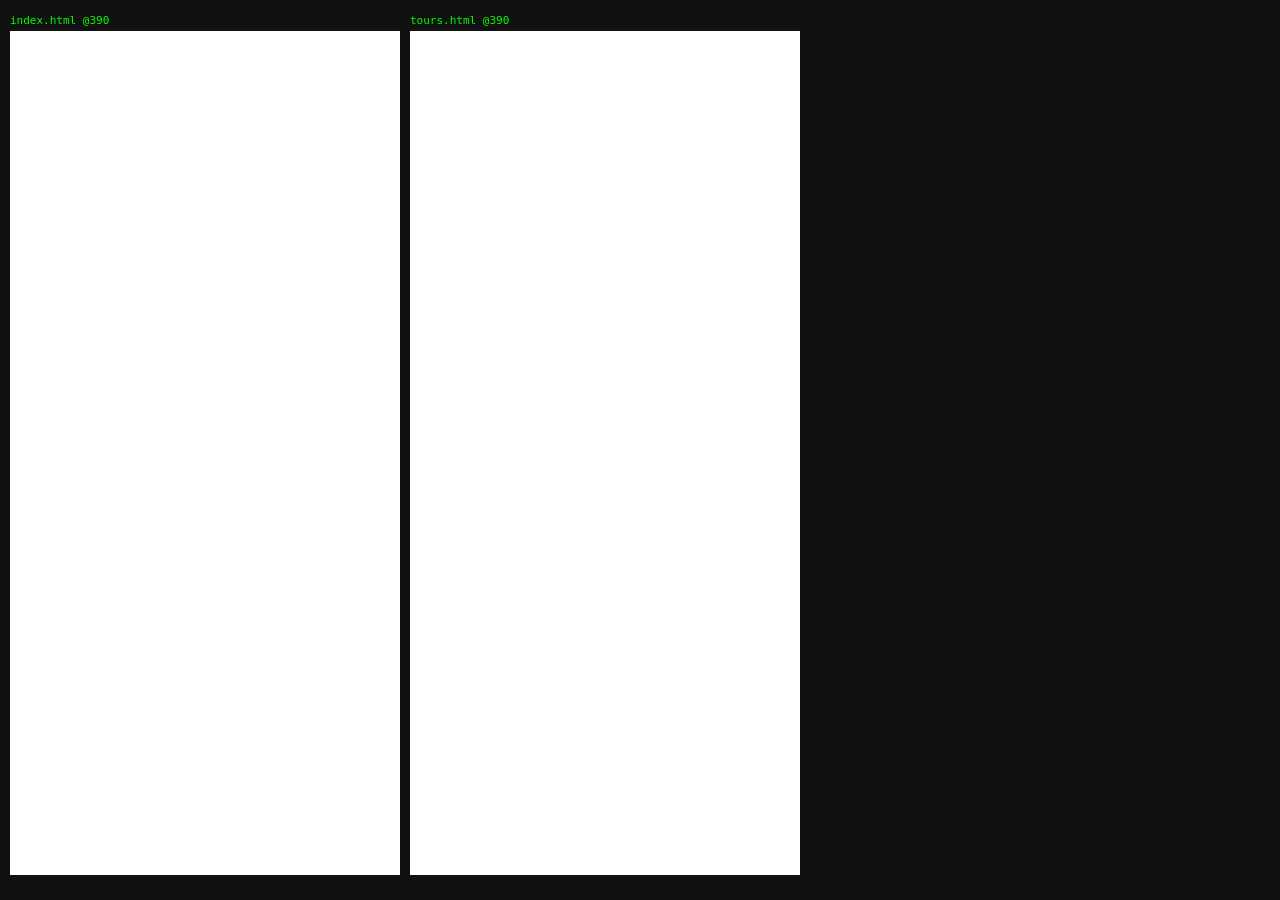
<file: _dev/frames.html>
<!DOCTYPE html>
<html>
<head><meta charset="utf-8"><title>mobile frames</title>
<style>
  html,body{margin:0;background:#111;font-family:monospace;color:#0f0}
  .row{display:flex;gap:10px;padding:10px}
  figure{margin:0}
  figcaption{font-size:11px;padding:4px 0}
  iframe{width:390px;height:844px;border:0;background:#fff;display:block}
</style>
</head>
<body>
<div class="row">
  <figure><figcaption>index.html @390</figcaption><iframe src="http://localhost:4173/index.html"></iframe></figure>
  <figure><figcaption>tours.html @390</figcaption><iframe src="http://localhost:4173/tours.html"></iframe></figure>
</div>
</body>
</html>
</file>
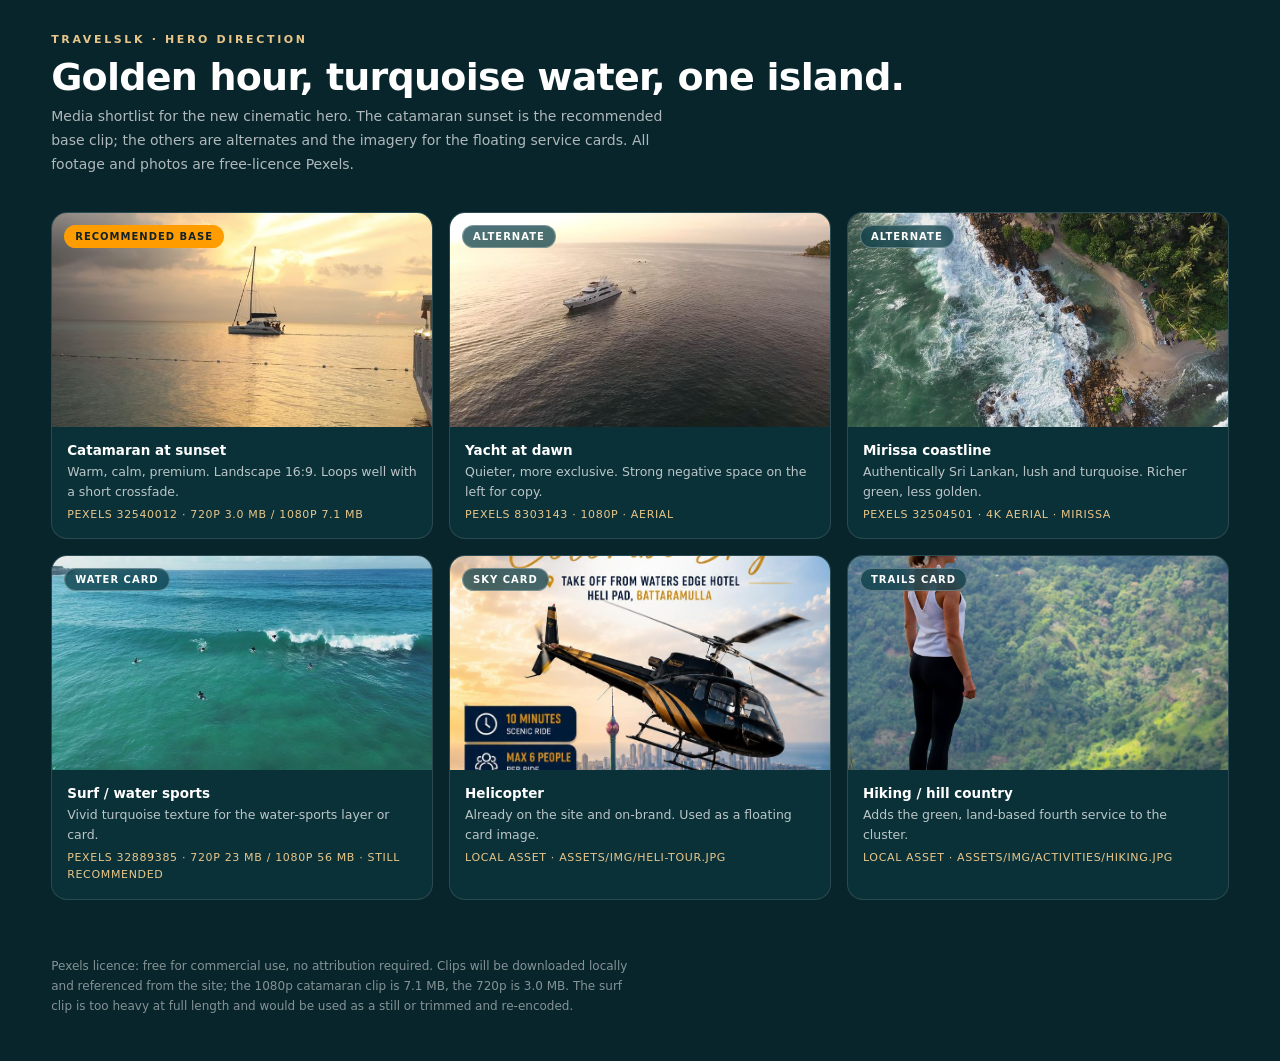
<file: _dev/hero-moodboard.html>
<!DOCTYPE html>
<html lang="en">
<head>
<meta charset="utf-8">
<title>TravelsLK — Hero media shortlist</title>
<style>
  :root { --ink:#12222b; --deck:#063a44; --gold:#e8c68a; --orange:#ff9d00; --sand:#fff7ec; }
  * { box-sizing:border-box; }
  body { margin:0; background:#08252b; color:#fff; font-family:"Segoe UI",system-ui,sans-serif; }
  header { padding:28px clamp(20px,4vw,56px) 10px; }
  .eyebrow { font-size:11px; letter-spacing:.24em; text-transform:uppercase; color:var(--gold); font-weight:700; }
  h1 { margin:8px 0 6px; font-size:clamp(24px,3vw,38px); letter-spacing:-.02em; }
  p.lead { margin:0; max-width:70ch; color:rgba(255,255,255,.68); font-size:14px; line-height:1.7; }
  .grid { display:grid; grid-template-columns:repeat(3,minmax(0,1fr)); gap:16px; padding:26px clamp(20px,4vw,56px) 56px; }
  figure { margin:0; background:#0b3138; border:1px solid rgba(255,255,255,.12); border-radius:16px; overflow:hidden; }
  .shot { position:relative; aspect-ratio:16/9; overflow:hidden; }
  .shot img { width:100%; height:100%; object-fit:cover; display:block; }
  .badge { position:absolute; top:12px; left:12px; padding:5px 10px; border-radius:999px; font-size:10px; letter-spacing:.1em; text-transform:uppercase; font-weight:700; background:rgba(6,58,68,.72); border:1px solid rgba(255,255,255,.28); backdrop-filter:blur(6px); }
  .badge--pick { background:var(--orange); color:#12222b; border-color:transparent; }
  figcaption { padding:13px 15px 15px; font-size:12.5px; line-height:1.6; color:rgba(255,255,255,.72); }
  figcaption strong { display:block; color:#fff; font-size:13.5px; }
  .meta { color:var(--gold); font-size:11px; letter-spacing:.06em; text-transform:uppercase; margin-top:4px; }
  footer { padding:0 clamp(20px,4vw,56px) 44px; font-size:12px; color:rgba(255,255,255,.5); max-width:90ch; line-height:1.7; }
  @media (max-width:820px){ .grid { grid-template-columns:repeat(2,minmax(0,1fr)); } }
  @media (max-width:520px){ .grid { grid-template-columns:1fr; } }
</style>
</head>
<body>
<header>
  <span class="eyebrow">TravelsLK · Hero direction</span>
  <h1>Golden hour, turquoise water, one island.</h1>
  <p class="lead">Media shortlist for the new cinematic hero. The catamaran sunset is the recommended base clip; the others are alternates and the imagery for the floating service cards. All footage and photos are free-licence Pexels.</p>
</header>
<div class="grid">
  <figure>
    <div class="shot"><span class="badge badge--pick">Recommended base</span><img src="moodboard/yacht-sunset.jpg" alt="Catamaran sailing into a golden sunset"></div>
    <figcaption><strong>Catamaran at sunset</strong>Warm, calm, premium. Landscape 16:9. Loops well with a short crossfade.<div class="meta">Pexels 32540012 · 720p 3.0 MB / 1080p 7.1 MB</div></figcaption>
  </figure>
  <figure>
    <div class="shot"><span class="badge">Alternate</span><img src="moodboard/yacht-anchored.jpg" alt="Yacht anchored in calm water at dawn"></div>
    <figcaption><strong>Yacht at dawn</strong>Quieter, more exclusive. Strong negative space on the left for copy.<div class="meta">Pexels 8303143 · 1080p · aerial</div></figcaption>
  </figure>
  <figure>
    <div class="shot"><span class="badge">Alternate</span><img src="moodboard/mirissa-coast.jpg" alt="Aerial view of a palm-lined Sri Lankan beach"></div>
    <figcaption><strong>Mirissa coastline</strong>Authentically Sri Lankan, lush and turquoise. Richer green, less golden.<div class="meta">Pexels 32504501 · 4K aerial · Mirissa</div></figcaption>
  </figure>
  <figure>
    <div class="shot"><span class="badge">Water card</span><img src="moodboard/surf-aerial.jpg" alt="Aerial view of surfers in turquoise water"></div>
    <figcaption><strong>Surf / water sports</strong>Vivid turquoise texture for the water-sports layer or card.<div class="meta">Pexels 32889385 · 720p 23 MB / 1080p 56 MB · still recommended</div></figcaption>
  </figure>
  <figure>
    <div class="shot"><span class="badge">Sky card</span><img src="moodboard/heli.jpg" alt="Helicopter tour poster image"></div>
    <figcaption><strong>Helicopter</strong>Already on the site and on-brand. Used as a floating card image.<div class="meta">Local asset · assets/img/heli-tour.jpg</div></figcaption>
  </figure>
  <figure>
    <div class="shot"><span class="badge">Trails card</span><img src="moodboard/hiking.jpg" alt="Hiker overlooking the hills around Ella"></div>
    <figcaption><strong>Hiking / hill country</strong>Adds the green, land-based fourth service to the cluster.<div class="meta">Local asset · assets/img/activities/hiking.jpg</div></figcaption>
  </figure>
</div>
<footer>
  Pexels licence: free for commercial use, no attribution required. Clips will be downloaded locally and referenced from the site; the 1080p catamaran clip is 7.1 MB, the 720p is 3.0 MB. The surf clip is too heavy at full length and would be used as a still or trimmed and re-encoded.
</footer>
</body>
</html>
</file>
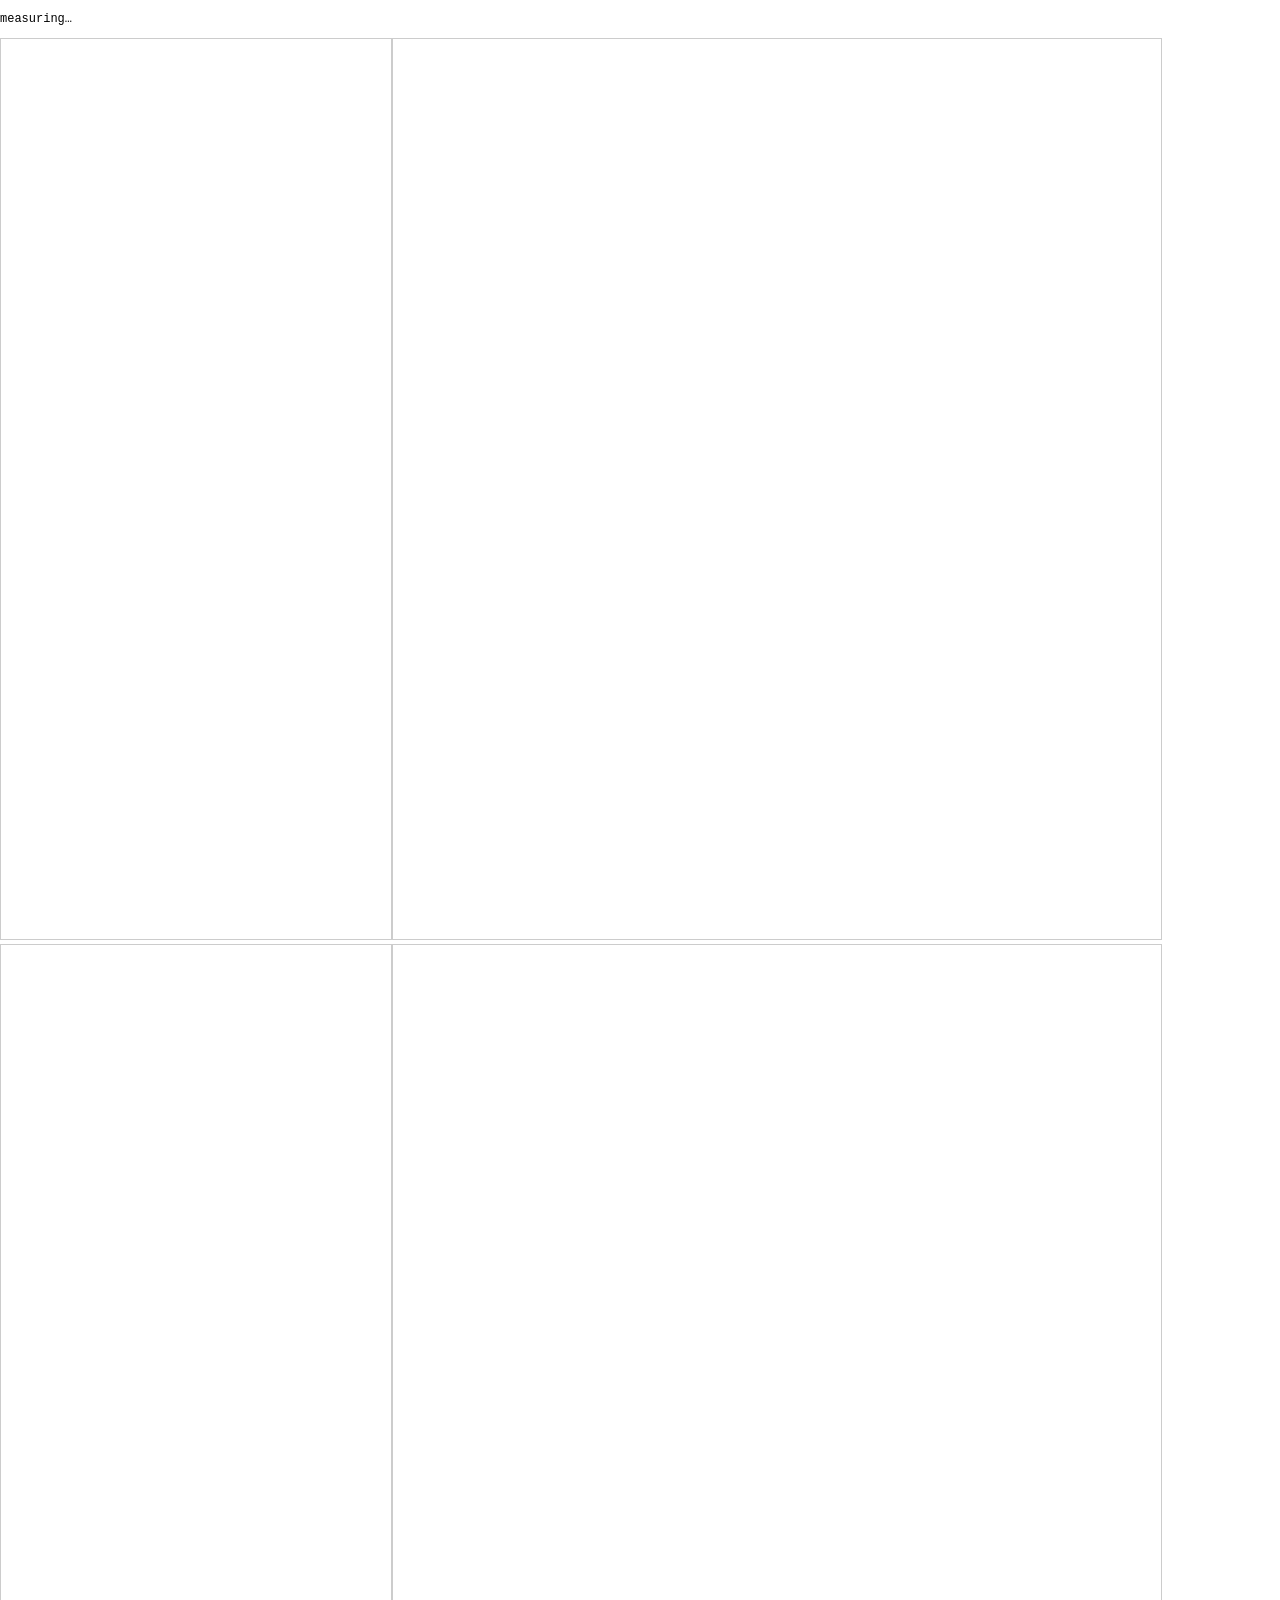
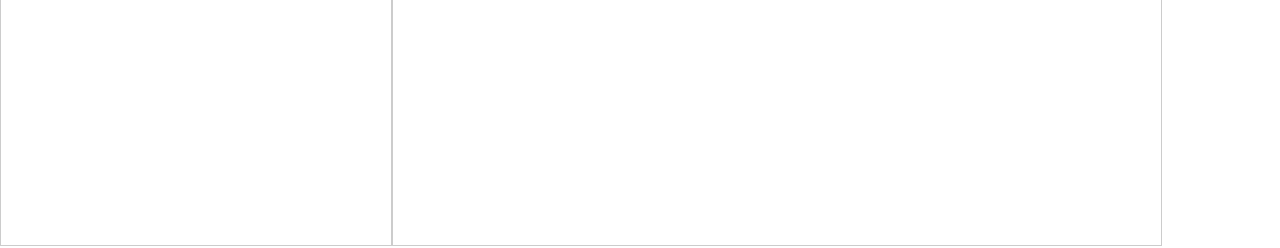
<file: _dev/measure.html>
<!DOCTYPE html>
<html>
<head><meta charset="utf-8"><title>measure</title>
<style>body{font-family:monospace;font-size:12px;margin:0}iframe{border:1px solid #ccc}</style>
</head>
<body>
<pre id="out">measuring…</pre>
<div id="frames"></div>
<script>
const pages = ["index.html", "tours.html"];
const widths = [390, 768];
const out = [];
let pending = 0;

function widest(doc) {
  let worst = null;
  doc.querySelectorAll("body *").forEach((el) => {
    const r = el.getBoundingClientRect();
    if (r.width > 0 && r.right > (worst ? worst.right : 0)) worst = { right: r.right, tag: el.tagName, cls: String(el.className).slice(0, 60) };
  });
  return worst;
}

pages.forEach((p) => widths.forEach((w) => {
  pending++;
  const f = document.createElement("iframe");
  f.width = w; f.height = 900;
  f.src = "http://localhost:4173/" + p;
  f.onload = () => {
    const d = f.contentDocument;
    out.push({
      page: p, vw: w,
      docScrollW: d.documentElement.scrollWidth,
      bodyScrollW: d.body.scrollWidth,
      overflow: d.documentElement.scrollWidth - w,
      widest: widest(d)
    });
    if (--pending === 0) document.getElementById("out").textContent = JSON.stringify(out, null, 1);
  };
  document.getElementById("frames").appendChild(f);
}));
</script>
</body>
</html>
</file>
<file: css/styles.css>
﻿/* ============================================================
   TravelsLK — Vibrant Adventure design system
   ============================================================ */

:root {
  --orange: #ff9d00;
  --orange-deep: #f08200;
  --orange-ink: #a95700;
  --orange-soft: #ffe7bf;
  --ink: #12222b;
  --ink-2: #3c4b52;
  --muted: #5d6a70;
  --ocean: #0a5a66;
  --ocean-deep: #063a44;
  --teal: #0e7c86;
  --turquoise: #1fc8d4;
  --gold: #e8c68a;
  --cream: #fff8ec;
  --sand: #fff7ec;
  --paper: #fffdf9;
  --white: #ffffff;
  --line: rgba(18, 34, 43, 0.12);
  --line-strong: rgba(18, 34, 43, 0.2);
  --shadow-sm: 0 1px 2px rgba(6, 58, 68, 0.08), 0 10px 28px -14px rgba(6, 58, 68, 0.3);
  --shadow-md: 0 24px 48px -26px rgba(6, 58, 68, 0.5);
  --shadow-lg: 0 40px 80px -40px rgba(6, 58, 68, 0.6);
  --radius-sm: 12px;
  --radius: 18px;
  --radius-lg: 28px;
  --radius-pill: 999px;
  --container: 1200px;
  --font-display: "Bricolage Grotesque", "Segoe UI", system-ui, sans-serif;
  --font-body: "Plus Jakarta Sans", "Segoe UI", system-ui, sans-serif;
  --font-script: "Caveat", "Segoe Script", cursive;
  --ease: cubic-bezier(0.22, 0.7, 0.2, 1);
}

*,
*::before,
*::after { box-sizing: border-box; }

html { scroll-behavior: smooth; }

html,
body { overflow-x: clip; }

body {
  margin: 0;
  background: var(--sand);
  color: var(--ink);
  font-family: var(--font-body);
  font-size: 16px;
  line-height: 1.65;
  -webkit-font-smoothing: antialiased;
  text-rendering: optimizeLegibility;
}

img { max-width: 100%; display: block; }

a { color: inherit; text-decoration: none; }

button,
input,
select,
textarea { font: inherit; color: inherit; }

h1, h2, h3, h4 {
  font-family: var(--font-display);
  font-weight: 800;
  line-height: 1.04;
  letter-spacing: -0.03em;
  margin: 0;
  color: var(--ink);
  overflow-wrap: anywhere;
}

p { margin: 0; }

ul { margin: 0; padding: 0; list-style: none; }

::selection { background: var(--orange); color: var(--ink); }

:focus-visible {
  outline: 3px solid var(--orange);
  outline-offset: 3px;
  border-radius: 6px;
}

.skip-link {
  position: absolute;
  left: 16px;
  top: -80px;
  background: var(--ink);
  color: var(--white);
  padding: 12px 18px;
  border-radius: var(--radius-pill);
  z-index: 200;
  transition: top 0.2s var(--ease);
}
.skip-link:focus { top: 16px; }

/* ---------- layout ---------- */
.container {
  width: min(var(--container), calc(100% - 40px));
  margin-inline: auto;
}

.section { padding: clamp(60px, 8vw, 104px) 0; }
.section--tight { padding: clamp(44px, 5.5vw, 68px) 0; }
.section--white { background: var(--paper); }

.section-head {
  display: flex;
  align-items: flex-end;
  justify-content: space-between;
  gap: 28px;
  margin-bottom: clamp(28px, 4vw, 44px);
}

.section-head .lead { margin-top: 14px; }

.eyebrow {
  display: inline-flex;
  align-items: center;
  gap: 9px;
  font-size: 0.76rem;
  font-weight: 700;
  letter-spacing: 0.16em;
  text-transform: uppercase;
  color: var(--orange-ink);
}
.eyebrow::before {
  content: "";
  width: 22px;
  height: 2px;
  background: var(--orange);
  border-radius: 2px;
}
.eyebrow--light { color: var(--orange); }

.h1 { font-size: clamp(2.6rem, 6vw, 4.8rem); }
.h2 { font-size: clamp(2rem, 3.6vw, 3rem); }
.h3 { font-size: clamp(1.35rem, 2vw, 1.7rem); }

.lead {
  color: var(--muted);
  font-size: clamp(1rem, 1.3vw, 1.12rem);
  max-width: 62ch;
  line-height: 1.7;
}

.text-light { color: rgba(255, 255, 255, 0.78); }
.text-light-strong { color: #fff; }

.script {
  font-family: var(--font-script);
  font-weight: 600;
  color: var(--orange);
  letter-spacing: 0;
}

/* ---------- buttons ---------- */
.btn {
  display: inline-flex;
  align-items: center;
  justify-content: center;
  gap: 9px;
  border: 2px solid transparent;
  border-radius: var(--radius-pill);
  padding: 14px 26px;
  font-family: var(--font-body);
  font-weight: 700;
  font-size: 0.95rem;
  line-height: 1;
  cursor: pointer;
  transition: transform 0.25s var(--ease), background 0.25s var(--ease),
    color 0.25s var(--ease), box-shadow 0.25s var(--ease), border-color 0.25s var(--ease);
  white-space: nowrap;
}
.btn svg { width: 18px; height: 18px; flex: none; }

.btn-primary {
  background: var(--orange);
  color: var(--ink);
  box-shadow: 0 14px 30px -16px rgba(255, 157, 0, 0.9);
}
.btn-primary:hover {
  background: var(--orange-deep);
  transform: translateY(-2px);
  box-shadow: 0 20px 36px -16px rgba(255, 157, 0, 0.95);
}

.btn-dark {
  background: var(--ink);
  color: #fff;
}
.btn-dark:hover { background: var(--ocean-deep); transform: translateY(-2px); }

.btn-outline {
  background: transparent;
  color: var(--ink);
  border-color: var(--line-strong);
}
.btn-outline:hover { border-color: var(--ink); background: var(--ink); color: #fff; }

.btn-outline-light {
  background: rgba(255, 255, 255, 0.06);
  color: #fff;
  border-color: rgba(255, 255, 255, 0.4);
}
.btn-outline-light:hover { background: #fff; color: var(--ink); border-color: #fff; }

.btn-light { background: #fff; color: var(--ink); }
.btn-light:hover { background: var(--orange); }

.btn-sm { padding: 11px 18px; font-size: 0.85rem; }
.btn-block { width: 100%; }

.link-arrow {
  display: inline-flex;
  align-items: center;
  gap: 8px;
  font-weight: 700;
  font-size: 0.95rem;
  color: var(--orange-ink);
  transition: gap 0.2s var(--ease);
}
.link-arrow svg { width: 16px; height: 16px; transition: transform 0.2s var(--ease); }
.link-arrow:hover svg { transform: translateX(4px); }

/* ---------- header ---------- */
.site-header {
  position: sticky;
  top: 0;
  z-index: 80;
  background: rgba(255, 253, 249, 0.9);
  backdrop-filter: blur(16px);
  -webkit-backdrop-filter: blur(16px);
  border-bottom: 1px solid var(--line);
  transition: box-shadow 0.3s var(--ease), background 0.3s var(--ease);
}
.site-header.is-scrolled {
  background: rgba(255, 253, 249, 0.97);
  box-shadow: 0 12px 30px -22px rgba(6, 58, 68, 0.45);
}

.header-inner {
  display: flex;
  align-items: center;
  justify-content: space-between;
  gap: 22px;
  height: 78px;
  transition: height 0.3s var(--ease);
}
.site-header.is-scrolled .header-inner { height: 64px; }

.brand { display: inline-flex; align-items: center; flex: none; }
.brand img { height: 44px; width: auto; transition: height 0.3s var(--ease); }
.site-header.is-scrolled .brand img { height: 38px; }

.nav {
  display: flex;
  align-items: center;
  gap: 4px;
  margin-inline: auto;
}
.nav > a,
.nav-more > button {
  position: relative;
  display: inline-flex;
  align-items: center;
  gap: 5px;
  padding: 10px 12px;
  font-size: 0.9rem;
  font-weight: 600;
  color: var(--ink-2);
  background: none;
  border: 0;
  cursor: pointer;
  border-radius: 8px;
  transition: color 0.2s var(--ease);
  white-space: nowrap;
}
.nav > a:hover,
.nav-more > button:hover { color: var(--orange-deep); }
.nav > a[aria-current="page"] { color: var(--ink); }
.nav > a[aria-current="page"]::after {
  content: "";
  position: absolute;
  left: 12px;
  right: 12px;
  bottom: 2px;
  height: 3px;
  border-radius: 3px;
  background: var(--orange);
}

.nav-more { position: relative; }
.nav-more > button svg { width: 12px; height: 12px; transition: transform 0.2s var(--ease); }
.nav-more.is-open > button svg { transform: rotate(180deg); }
.nav-menu {
  position: absolute;
  top: calc(100% + 10px);
  left: 50%;
  transform: translateX(-50%) translateY(8px);
  min-width: 210px;
  padding: 8px;
  background: var(--paper);
  border: 1px solid var(--line);
  border-radius: 16px;
  box-shadow: var(--shadow-md);
  opacity: 0;
  visibility: hidden;
  transition: opacity 0.2s var(--ease), transform 0.2s var(--ease), visibility 0.2s;
}
.nav-more.is-open .nav-menu,
.nav-more:hover .nav-menu,
.nav-more:focus-within .nav-menu {
  opacity: 1;
  visibility: visible;
  transform: translateX(-50%) translateY(0);
}
.nav-menu a {
  display: block;
  padding: 10px 13px;
  border-radius: 10px;
  font-size: 0.9rem;
  font-weight: 600;
  color: var(--ink-2);
  transition: background 0.15s, color 0.15s;
}
.nav-menu a:hover { background: var(--sand); color: var(--orange-deep); }

.header-actions { display: flex; align-items: center; gap: 12px; flex: none; }

.currency-select {
  appearance: none;
  -webkit-appearance: none;
  background: transparent;
  border: 1px solid var(--line-strong);
  border-radius: var(--radius-pill);
  padding: 8px 14px;
  font-size: 0.8rem;
  font-weight: 700;
  color: var(--ink-2);
  cursor: pointer;
  background-image: url("data:image/svg+xml,%3Csvg xmlns='http://www.w3.org/2000/svg' width='12' height='12' viewBox='0 0 24 24' fill='none' stroke='%236a7a80' stroke-width='2.5' stroke-linecap='round' stroke-linejoin='round'%3E%3Cpath d='m6 9 6 6 6-6'/%3E%3C/svg%3E");
  background-repeat: no-repeat;
  background-position: right 10px center;
  padding-right: 30px;
}
.currency-select:hover { border-color: var(--ink-2); }

.nav-toggle {
  display: none;
  width: 44px;
  height: 44px;
  border: 1px solid var(--line-strong);
  border-radius: 12px;
  background: transparent;
  cursor: pointer;
  align-items: center;
  justify-content: center;
  flex-direction: column;
  gap: 5px;
}
.nav-toggle span {
  display: block;
  width: 20px;
  height: 2px;
  background: var(--ink);
  border-radius: 2px;
  transition: transform 0.25s var(--ease), opacity 0.25s var(--ease);
}
body.nav-open .nav-toggle span:nth-child(1) { transform: translateY(7px) rotate(45deg); }
body.nav-open .nav-toggle span:nth-child(2) { opacity: 0; }
body.nav-open .nav-toggle span:nth-child(3) { transform: translateY(-7px) rotate(-45deg); }

/* mobile nav */
.mobile-nav {
  position: fixed;
  inset: 78px 0 0;
  z-index: 70;
  background: var(--paper);
  padding: 26px 20px 40px;
  overflow-y: auto;
  transform: translateY(-8px);
  opacity: 0;
  visibility: hidden;
  transition: opacity 0.25s var(--ease), transform 0.25s var(--ease), visibility 0.25s;
}
body.nav-open .mobile-nav { opacity: 1; visibility: visible; transform: translateY(0); }
.mobile-nav a {
  display: flex;
  align-items: center;
  justify-content: space-between;
  padding: 16px 4px;
  border-bottom: 1px solid var(--line);
  font-family: var(--font-display);
  font-size: 1.25rem;
  font-weight: 700;
  letter-spacing: -0.02em;
}
.mobile-nav a:hover { color: var(--orange-deep); }
.mobile-nav .btn { margin-top: 22px; }

/* ---------- hero / cinema ---------- */
.hero {
  --gold: #e8c68a;
  --cream: #fff8ec;
  --mx: 0;
  --my: 0;
  --sp: 0;
  position: relative;
  isolation: isolate;
  overflow: hidden;
  display: flex;
  align-items: center;
  min-height: min(960px, 94svh);
  padding: clamp(112px, 14vh, 150px) 0 clamp(96px, 12vh, 132px);
  color: #fff;
  background: #062f38;
}

/* media layers */
.hero-media { position: absolute; inset: 0; z-index: 0; overflow: hidden; }
.hero-poster,
.hero-video {
  position: absolute;
  inset: 0;
  width: 100%;
  height: 100%;
  object-fit: cover;
  object-position: center 42%;
}
.hero-poster { filter: saturate(1.02) brightness(0.94); }
.hero-video {
  opacity: 0;
  filter: saturate(1.06) contrast(1.03);
  transform: scale(1.04);
  transition: opacity 1.1s var(--ease), transform 8s linear;
}
.hero.is-playing .hero-video { opacity: 1; transform: scale(1); }
.hero.is-looping .hero-video { opacity: 0; transition-duration: 0.45s, 8s; }

.hero-wash,
.hero-haze,
.hero-veil { position: absolute; inset: 0; pointer-events: none; }
.hero-wash {
  background:
    linear-gradient(180deg, rgba(3, 24, 29, 0.62) 0%, rgba(3, 24, 29, 0) 30%),
    linear-gradient(0deg, #04262e 0%, rgba(4, 38, 46, 0.74) 9%, rgba(4, 38, 46, 0) 36%);
}
.hero-haze {
  inset: auto auto 6% 46%;
  width: min(760px, 62vw);
  aspect-ratio: 1;
  border-radius: 50%;
  background: radial-gradient(closest-side, rgba(255, 198, 96, 0.5), rgba(255, 172, 62, 0.16) 58%, transparent 78%);
  mix-blend-mode: screen;
  filter: blur(6px);
}
.hero-veil {
  background:
    linear-gradient(100deg, rgba(4, 27, 33, 0.94) 0%, rgba(4, 30, 37, 0.87) 24%, rgba(4, 33, 40, 0.62) 42%, rgba(5, 37, 45, 0.18) 62%, rgba(5, 33, 40, 0.34) 100%);
}

/* shell */
.hero-shell {
  position: relative;
  z-index: 2;
  display: grid;
  grid-template-columns: minmax(0, 1.02fr) minmax(0, 0.98fr);
  gap: clamp(24px, 4vw, 56px);
  align-items: center;
}
.hero-copy { position: relative; z-index: 3; }

.hero-eyebrow {
  display: inline-flex;
  align-items: center;
  gap: 10px;
  padding: 8px 16px;
  border: 1px solid rgba(232, 198, 138, 0.42);
  border-radius: var(--radius-pill);
  font-size: 0.74rem;
  font-weight: 700;
  letter-spacing: 0.16em;
  text-transform: uppercase;
  color: var(--cream);
  background: rgba(255, 248, 236, 0.08);
  backdrop-filter: blur(8px);
  -webkit-backdrop-filter: blur(8px);
}
.hero-eyebrow .dot {
  width: 7px;
  height: 7px;
  border-radius: 50%;
  background: var(--gold);
  box-shadow: 0 0 0 4px rgba(232, 198, 138, 0.22);
}

.hero h1 {
  margin: 26px 0 0;
  color: var(--cream);
  font-size: clamp(3rem, 5.9vw, 5.2rem);
  font-weight: 700;
  line-height: 0.93;
  letter-spacing: -0.038em;
  text-shadow: 0 18px 48px rgba(2, 20, 25, 0.35);
}
.hero h1 .grad { color: var(--orange); }
.hero-sub {
  margin-top: 24px;
  max-width: 44ch;
  color: rgba(255, 248, 236, 0.82);
  font-size: clamp(1rem, 1.2vw, 1.1rem);
  line-height: 1.65;
}
.hero-actions { display: flex; flex-wrap: wrap; gap: 12px; margin-top: 34px; }
.hero .btn-outline-light {
  border-color: rgba(255, 248, 236, 0.38);
  color: var(--cream);
  background: rgba(255, 248, 236, 0.06);
  backdrop-filter: blur(8px);
  -webkit-backdrop-filter: blur(8px);
}
.hero .btn-outline-light:hover {
  border-color: var(--gold);
  color: #fff;
  background: rgba(255, 248, 236, 0.14);
}

/* floating service deck */
.hero-deck {
  position: relative;
  min-height: clamp(430px, 46vw, 560px);
  transform: translate3d(0, calc(var(--sp) * 42px), 0);
}
.hero-deck::before {
  content: "";
  position: absolute;
  inset: -8% -6% -4%;
  z-index: -1;
  border-radius: 50%;
  background: radial-gradient(closest-side, rgba(3, 24, 30, 0.5), rgba(3, 24, 30, 0.22) 62%, transparent 78%);
  pointer-events: none;
}
.deck-ring {
  position: absolute;
  left: 53%;
  top: 30%;
  width: clamp(250px, 27vw, 380px);
  aspect-ratio: 1;
  transform: translate(-50%, -50%);
  border-radius: 50%;
  border: 1px solid rgba(232, 198, 138, 0.66);
  box-shadow:
    0 0 0 1px rgba(232, 198, 138, 0.16),
    inset 0 0 80px rgba(255, 198, 96, 0.18),
    0 0 110px rgba(255, 186, 84, 0.2);
  pointer-events: none;
}
.deck-sun {
  position: absolute;
  inset: 18%;
  border-radius: 50%;
  background: radial-gradient(circle, rgba(255, 214, 128, 0.72), rgba(255, 176, 64, 0.24) 62%, transparent 72%);
  filter: blur(2px);
}

.svc-card {
  position: absolute;
  width: var(--w);
  display: block;
  padding: 6px;
  border-radius: 20px;
  background: rgba(255, 255, 255, 0.13);
  border: 1px solid rgba(255, 255, 255, 0.28);
  box-shadow:
    0 30px 60px -28px rgba(1, 18, 22, 0.85),
    inset 0 1px 0 rgba(255, 255, 255, 0.4);
  backdrop-filter: blur(10px);
  -webkit-backdrop-filter: blur(10px);
  transform: translate3d(calc(var(--mx) * var(--depth) * 11px), calc(var(--my) * var(--depth) * 11px), 0) rotate(var(--rot, 0deg));
  transition: box-shadow 0.4s var(--ease), border-color 0.4s var(--ease);
  will-change: transform;
}
.svc-card:hover,
.svc-card:focus-visible {
  border-color: rgba(232, 198, 138, 0.75);
  box-shadow:
    0 38px 70px -26px rgba(1, 18, 22, 0.9),
    0 0 0 1px rgba(232, 198, 138, 0.4),
    inset 0 1px 0 rgba(255, 255, 255, 0.5);
}
.svc-frame {
  position: relative;
  display: block;
  border-radius: 15px;
  overflow: hidden;
  aspect-ratio: 4 / 5;
  background: #0a3b45;
}
.svc-frame::after {
  content: "";
  position: absolute;
  inset: auto 0 0;
  height: 62%;
  background: linear-gradient(to top, rgba(3, 24, 30, 0.92), rgba(3, 24, 30, 0.35) 45%, transparent);
}
.svc-frame img {
  width: 100%;
  height: 100%;
  object-fit: cover;
  display: block;
  transition: transform 0.7s var(--ease);
}
.svc-card:hover .svc-frame img { transform: scale(1.06); }
.svc-label {
  position: absolute;
  left: 18px;
  right: 16px;
  bottom: 16px;
  z-index: 2;
  display: flex;
  flex-direction: column;
  gap: 2px;
}
.svc-label span {
  font-size: 0.6rem;
  font-weight: 700;
  letter-spacing: 0.18em;
  text-transform: uppercase;
  color: var(--gold);
}
.svc-label strong {
  font-family: var(--font-display);
  font-size: 1rem;
  font-weight: 700;
  letter-spacing: -0.01em;
  color: #fff;
}

.svc-card--sky { --w: 30%; left: 0; top: 19%; z-index: 2; }
.svc-card--yacht { --w: 37%; left: 38%; top: 0; z-index: 4; }
.svc-card--water { --w: 33%; left: 61%; top: 38%; z-index: 5; }
.svc-card--trails { --w: 29%; left: 12%; top: 61%; z-index: 3; }

/* scroll cue + motion toggle */
.hero-cue {
  position: absolute;
  left: 50%;
  bottom: clamp(74px, 9vh, 96px);
  z-index: 4;
  transform: translateX(-50%);
  display: inline-flex;
  flex-direction: column;
  align-items: center;
  gap: 8px;
  font-size: 0.66rem;
  font-weight: 700;
  letter-spacing: 0.22em;
  text-transform: uppercase;
  color: rgba(255, 248, 236, 0.72);
  transition: color 0.25s var(--ease);
}
.hero-cue:hover { color: var(--gold); }
.hero-cue svg { width: 18px; height: 18px; animation: cueBob 2.4s var(--ease) infinite; }
@keyframes cueBob {
  0%, 100% { transform: translateY(0); opacity: 0.55; }
  50% { transform: translateY(5px); opacity: 1; }
}

.hero-motion {
  position: absolute;
  right: max(18px, calc((100% - var(--container)) / 2));
  bottom: clamp(72px, 9vh, 92px);
  z-index: 6;
  display: none;
  place-items: center;
  width: 42px;
  height: 42px;
  padding: 0;
  border-radius: 50%;
  border: 1px solid rgba(255, 248, 236, 0.38);
  background: rgba(4, 32, 39, 0.42);
  color: var(--cream);
  cursor: pointer;
  backdrop-filter: blur(10px);
  -webkit-backdrop-filter: blur(10px);
  transition: background 0.25s var(--ease), border-color 0.25s var(--ease);
}
.hero.is-animated .hero-motion { display: grid; }
.hero-motion:hover { background: rgba(232, 198, 138, 0.25); border-color: var(--gold); }
.hero-motion svg { width: 16px; height: 16px; }
.hero-motion .icon-play { display: none; }
.hero-motion[aria-pressed="true"] .icon-pause { display: none; }
.hero-motion[aria-pressed="true"] .icon-play { display: block; }

/* entrance */
@keyframes heroRise {
  from { opacity: 0; transform: translateY(20px); }
  to { opacity: 1; transform: none; }
}
.hero-copy > * { animation: heroRise 0.85s var(--ease) both; }
.hero-copy > :nth-child(1) { animation-delay: 0.04s; }
.hero-copy > :nth-child(2) { animation-delay: 0.12s; }
.hero-copy > :nth-child(3) { animation-delay: 0.2s; }
.hero-copy > :nth-child(4) { animation-delay: 0.28s; }
.hero-deck { animation: heroRise 1.1s 0.24s var(--ease) both; }

/* overlay header on the home page */
.site-header--overlay {
  position: fixed;
  top: 0;
  left: 0;
  right: 0;
  background: transparent;
  border-bottom-color: transparent;
  box-shadow: none;
  backdrop-filter: none;
  -webkit-backdrop-filter: none;
}
.site-header--overlay.is-scrolled {
  background: rgba(255, 253, 249, 0.97);
  border-bottom-color: var(--line);
  box-shadow: 0 12px 30px -22px rgba(6, 58, 68, 0.45);
  backdrop-filter: blur(16px);
  -webkit-backdrop-filter: blur(16px);
}
.brand-logo--light { display: none; }
.site-header--overlay:not(.is-scrolled) .brand-logo--dark { display: none; }
.site-header--overlay:not(.is-scrolled) .brand-logo--light { display: block; }
.brand-logo--dark img {
  filter: hue-rotate(150deg) saturate(1.3);
}
.brand-logo--light img {
  filter: hue-rotate(30deg) saturate(1.3);
}
.site-header--overlay:not(.is-scrolled) .nav > a,
.site-header--overlay:not(.is-scrolled) .nav-more > button { color: rgba(255, 248, 236, 0.86); }
.site-header--overlay:not(.is-scrolled) .nav > a:hover,
.site-header--overlay:not(.is-scrolled) .nav-more > button:hover { color: #fff; }
.site-header--overlay:not(.is-scrolled) .nav > a[aria-current="page"] { color: #fff; }
.site-header--overlay:not(.is-scrolled) .currency-select {
  color: rgba(255, 248, 236, 0.92);
  border-color: rgba(255, 248, 236, 0.42);
  background-image: url("data:image/svg+xml,%3Csvg xmlns='http://www.w3.org/2000/svg' width='12' height='12' viewBox='0 0 24 24' fill='none' stroke='%23fff8ec' stroke-width='2.5' stroke-linecap='round' stroke-linejoin='round'%3E%3Cpath d='m6 9 6 6 6-6'/%3E%3C/svg%3E");
}
.site-header--overlay:not(.is-scrolled) .currency-select option { color: var(--ink); }
.site-header--overlay:not(.is-scrolled) .nav-toggle { border-color: rgba(255, 248, 236, 0.42); }
.site-header--overlay:not(.is-scrolled) .nav-toggle span { background: var(--cream); }
.site-header--overlay:not(.is-scrolled) .nav-menu { background: rgba(255, 253, 249, 0.98); }
.site-header--overlay.is-scrolled + .mobile-nav { inset: 64px 0 0; }

.section[id] { scroll-margin-top: 92px; }

@media (max-width: 1180px) {
  .svc-card--sky { --w: 31%; }
  .svc-card--yacht { --w: 38%; }
  .svc-card--water { --w: 34%; }
}

@media (max-width: 980px) {
  .hero {
    display: block;
    min-height: 0;
    padding-top: clamp(118px, 16vh, 150px);
    padding-bottom: clamp(76px, 10vh, 104px);
  }
  .hero-shell { grid-template-columns: 1fr; gap: 34px; }
  .hero h1 { font-size: clamp(2.7rem, 9.5vw, 3.6rem); }
  .hero-sub { max-width: 46ch; }
  .hero-deck {
    display: flex;
    gap: 12px;
    min-height: 0;
    overflow-x: auto;
    overscroll-behavior-x: contain;
    scroll-snap-type: x mandatory;
    scrollbar-width: none;
    padding: 4px 2px 6px;
    margin-inline: -20px;
    padding-inline: 20px;
    transform: none;
    animation: none;
  }
  .hero-deck::-webkit-scrollbar { display: none; }
  .svc-card {
    position: relative;
    inset: auto;
    flex: 0 0 42%;
    max-width: 168px;
    scroll-snap-align: start;
    transform: none;
    will-change: auto;
  }
  .deck-ring,
  .hero-cue { display: none; }
  .hero-deck::before { display: none; }
  .hero-motion {
    right: 18px;
    bottom: 22px;
    width: 38px;
    height: 38px;
  }
}

@media (max-width: 560px) {
  .hero { padding-top: 104px; }
  .hero-eyebrow { font-size: 0.64rem; padding: 7px 12px; letter-spacing: 0.13em; }
  .hero-actions { gap: 10px; }
  .hero-actions .btn { flex: 1 1 auto; justify-content: center; }
  .svc-card { flex-basis: 46%; }
  .hero-motion { bottom: 16px; }
}

@media (prefers-reduced-motion: reduce) {
  .hero-copy > *,
  .hero-deck { animation: none; }
  .hero-video { display: none; }
  .hero-cue svg { animation: none; }
  .svc-card { transform: none; }
}


/* ---------- category strip ---------- */
.cat-strip { position: relative; z-index: 5; margin-top: -52px; }
.cat-strip-inner {
  display: grid;
  grid-template-columns: repeat(6, minmax(0, 1fr));
  gap: 4px;
  padding: 10px;
  border: 1px solid transparent;
  border-radius: 26px;
  background:
    linear-gradient(180deg, #ffffff 0%, #fffaf1 100%) padding-box,
    linear-gradient(110deg, rgba(255, 157, 0, 0.8), rgba(31, 200, 212, 0.5) 52%, rgba(6, 58, 68, 0.35)) border-box;
  box-shadow:
    0 32px 60px -34px rgba(6, 58, 68, 0.65),
    0 12px 28px -20px rgba(6, 58, 68, 0.45);
}
.cat-item {
  position: relative;
  display: flex;
  align-items: center;
  gap: 11px;
  padding: 11px 12px;
  border-radius: 18px;
  transition: background 0.25s var(--ease), box-shadow 0.25s var(--ease), transform 0.25s var(--ease);
}
.cat-item:hover,
.cat-item:focus-visible {
  background: #fff;
  box-shadow: 0 16px 26px -20px rgba(168, 90, 0, 0.9), inset 0 0 0 1px rgba(255, 157, 0, 0.45);
  transform: translateY(-3px);
}
.cat-item:focus-visible { outline: 3px solid var(--orange-ink); outline-offset: 2px; }
.cat-item > span:last-child { min-width: 0; }
.cat-icon {
  display: grid;
  place-items: center;
  width: 46px;
  height: 46px;
  flex: none;
  border-radius: 14px;
  background: linear-gradient(150deg, #ffb12e 0%, #ff8a00 100%);
  color: #fff;
  box-shadow:
    0 8px 16px -8px rgba(255, 138, 0, 0.8),
    inset 0 1px 0 rgba(255, 255, 255, 0.4);
  transition: transform 0.3s var(--ease), box-shadow 0.3s var(--ease);
}
.cat-item:hover .cat-icon,
.cat-item:focus-visible .cat-icon {
  transform: rotate(-6deg) scale(1.06);
  box-shadow:
    0 12px 22px -8px rgba(255, 138, 0, 0.95),
    inset 0 1px 0 rgba(255, 255, 255, 0.5);
}
.cat-icon svg { width: 22px; height: 22px; }
.cat-item strong {
  display: block;
  font-size: 0.86rem;
  font-weight: 700;
  line-height: 1.2;
  letter-spacing: -0.01em;
  color: var(--ink);
  transition: color 0.2s var(--ease);
}
.cat-item:hover strong,
.cat-item:focus-visible strong { color: var(--orange-ink); }
.cat-item strong + span {
  display: block;
  font-size: 0.72rem;
  line-height: 1.35;
  color: var(--muted);
}

/* ---------- cards / experiences ---------- */
.exp-grid {
  display: grid;
  grid-template-columns: repeat(4, minmax(0, 1fr));
  gap: 22px;
}
.exp-grid--3 { grid-template-columns: repeat(3, minmax(0, 1fr)); }

.exp-card {
  display: flex;
  flex-direction: column;
  background: var(--paper);
  border: 1px solid var(--line);
  border-radius: var(--radius);
  overflow: hidden;
  box-shadow: var(--shadow-sm);
  transition: transform 0.3s var(--ease), box-shadow 0.3s var(--ease), border-color 0.3s var(--ease);
}
.exp-card:hover {
  transform: translateY(-6px);
  box-shadow: var(--shadow-md);
  border-color: rgba(255, 157, 0, 0.45);
}
.exp-media {
  position: relative;
  aspect-ratio: 4 / 3;
  overflow: hidden;
  background: linear-gradient(145deg, var(--ocean), var(--teal));
}
.exp-media img {
  width: 100%;
  height: 100%;
  object-fit: cover;
  object-position: center 32%;
  transition: transform 0.6s var(--ease);
}
.exp-card:hover .exp-media img { transform: scale(1.06); }
.exp-tag {
  position: absolute;
  top: 12px;
  left: 12px;
  padding: 6px 11px;
  border-radius: var(--radius-pill);
  background: rgba(6, 58, 68, 0.72);
  color: #fff;
  font-size: 0.68rem;
  font-weight: 700;
  letter-spacing: 0.06em;
  text-transform: uppercase;
  backdrop-filter: blur(6px);
}
.exp-price {
  position: absolute;
  right: 12px;
  bottom: 12px;
  padding: 7px 13px;
  border-radius: var(--radius-pill);
  background: var(--orange);
  color: var(--ink);
  font-size: 0.78rem;
  font-weight: 800;
  box-shadow: 0 8px 18px -8px rgba(0, 0, 0, 0.4);
}
.exp-body { display: flex; flex-direction: column; gap: 9px; padding: 17px 18px 18px; flex: 1; }
.exp-body h3 { font-size: 1.08rem; line-height: 1.2; letter-spacing: -0.02em; }
.exp-meta {
  display: flex;
  flex-wrap: wrap;
  gap: 5px 14px;
  color: var(--muted);
  font-size: 0.78rem;
  font-weight: 600;
}
.exp-meta span { display: inline-flex; align-items: center; gap: 5px; }
.exp-meta svg { width: 13px; height: 13px; color: var(--teal); }
.exp-body .link-arrow { margin-top: auto; font-size: 0.85rem; }

/* CTA tile */
.exp-cta {
  display: flex;
  flex-direction: column;
  justify-content: space-between;
  gap: 18px;
  padding: 26px;
  border-radius: var(--radius);
  background: radial-gradient(400px 240px at 90% 0%, rgba(31, 200, 212, 0.5), transparent 65%),
    linear-gradient(150deg, var(--ocean-deep), var(--teal));
  color: #fff;
  position: relative;
  overflow: hidden;
}
.exp-cta::after {
  content: "";
  position: absolute;
  width: 180px;
  height: 180px;
  border: 1px solid rgba(255, 255, 255, 0.18);
  border-radius: 50%;
  right: -50px;
  bottom: -60px;
  box-shadow: 0 0 0 40px rgba(255, 255, 255, 0.04);
}
.exp-cta h3 { color: #fff; font-size: 1.5rem; line-height: 1.1; }
.exp-cta p { color: rgba(255, 255, 255, 0.75); font-size: 0.9rem; }
.exp-cta .btn { align-self: flex-start; }

/* featured experience */
.feature-card {
  display: grid;
  grid-template-columns: minmax(0, 1fr) minmax(0, 1fr);
  background: var(--paper);
  border: 1px solid var(--line);
  border-radius: var(--radius-lg);
  overflow: hidden;
  box-shadow: var(--shadow-sm);
  margin-bottom: 48px;
}
.feature-media { position: relative; min-height: 360px; overflow: hidden; }
.feature-media img {
  position: absolute;
  inset: 0;
  width: 100%;
  height: 100%;
  object-fit: cover;
  object-position: center 28%;
  transition: transform 0.7s var(--ease);
}
.feature-card:hover .feature-media img { transform: scale(1.04); }
.feature-body { padding: clamp(26px, 4vw, 48px); display: flex; flex-direction: column; gap: 16px; justify-content: center; }
.feature-body h3 { font-size: clamp(1.6rem, 2.6vw, 2.3rem); }
.feature-body .lead { font-size: 0.98rem; }
.feature-list { display: grid; grid-template-columns: 1fr 1fr; gap: 10px 20px; margin-top: 4px; }
.feature-list li { display: flex; align-items: center; gap: 8px; font-size: 0.85rem; font-weight: 600; color: var(--ink-2); }
.feature-list svg { width: 16px; height: 16px; color: var(--orange-deep); flex: none; }
.feature-foot { display: flex; align-items: center; gap: 18px; flex-wrap: wrap; margin-top: 8px; }
.feature-price { font-family: var(--font-display); font-size: 1.6rem; font-weight: 800; }
.feature-price small { font-family: var(--font-body); font-size: 0.72rem; font-weight: 600; color: var(--muted); text-transform: uppercase; letter-spacing: 0.08em; display: block; }

/* ---------- tour types bento ---------- */
.type-grid {
  display: grid;
  grid-template-columns: repeat(4, minmax(0, 1fr));
  gap: 18px;
}
.type-card {
  position: relative;
  overflow: hidden;
  min-height: 168px;
  border-radius: var(--radius);
  padding: 24px;
  color: #fff;
  display: flex;
  flex-direction: column;
  justify-content: space-between;
  gap: 18px;
  transition: transform 0.3s var(--ease), box-shadow 0.3s var(--ease);
  isolation: isolate;
}
.type-card::before {
  content: "";
  position: absolute;
  inset: 0;
  z-index: -1;
  opacity: 0.92;
  transition: transform 0.6s var(--ease);
}
.type-card:hover { transform: translateY(-5px); box-shadow: var(--shadow-md); }
.type-card:hover::before { transform: scale(1.06); }
.type-card--wide { grid-column: span 2; }
.type-card h3 { color: #fff; font-size: 1.25rem; }
.type-card p { color: rgba(255, 255, 255, 0.82); font-size: 0.82rem; max-width: 34ch; }
.type-card .type-icon {
  width: 44px;
  height: 44px;
  border-radius: 12px;
  display: grid;
  place-items: center;
  background: rgba(255, 255, 255, 0.16);
  backdrop-filter: blur(4px);
}
.type-card .type-icon svg { width: 23px; height: 23px; }
.type-card .link-arrow { color: #fff; font-size: 0.8rem; }

.g-budget { background: linear-gradient(145deg, #0a5a66, #1fc8d4); }
.g-family { background: linear-gradient(145deg, #f08200, #ff9d00); }
.g-couple { background: linear-gradient(145deg, #b3325f, #e26a8b); }
.g-adventure { background: linear-gradient(145deg, #0b3d4a, #0e7c86); }
.g-beach { background: linear-gradient(145deg, #0891a8, #36d6de); }
.g-cultural { background: linear-gradient(145deg, #8a5a14, #d09a3a); }
.g-nature { background: linear-gradient(145deg, #2f6b3d, #6aa84f); }

/* ---------- destinations ---------- */
.dest-grid {
  display: grid;
  grid-template-columns: repeat(3, minmax(0, 1fr));
  gap: 20px;
}
.dest-card {
  position: relative;
  overflow: hidden;
  min-height: 250px;
  border-radius: var(--radius-lg);
  padding: 28px;
  color: #fff;
  display: flex;
  flex-direction: column;
  justify-content: space-between;
  isolation: isolate;
  transition: transform 0.3s var(--ease), box-shadow 0.3s var(--ease);
}
.dest-card::after {
  content: "";
  position: absolute;
  width: 240px;
  height: 240px;
  right: -70px;
  top: -70px;
  border-radius: 50%;
  border: 1px solid rgba(255, 255, 255, 0.16);
  box-shadow: 0 0 0 46px rgba(255, 255, 255, 0.04);
  z-index: -1;
}
.dest-card:hover { transform: translateY(-5px); box-shadow: var(--shadow-md); }
.dest-card--wide { grid-column: span 2; }
.dest-card h3 { color: #fff; font-size: 1.5rem; }
.dest-card p { color: rgba(255, 255, 255, 0.8); font-size: 0.86rem; margin-top: 6px; }
.dest-cities { display: flex; flex-wrap: wrap; gap: 6px; margin-top: 16px; }
.dest-cities span {
  padding: 5px 10px;
  border-radius: var(--radius-pill);
  background: rgba(255, 255, 255, 0.14);
  font-size: 0.72rem;
  font-weight: 600;
  backdrop-filter: blur(4px);
}
.dest-card .link-arrow { color: #fff; font-size: 0.82rem; margin-top: 18px; }

.d-south { background: linear-gradient(150deg, #063a44, #0e7c86 60%, #1fc8d4); }
.d-hill { background: linear-gradient(150deg, #234d2c, #4f8a45 70%, #8cb85c); }
.d-culture { background: linear-gradient(150deg, #6b4410, #c08a2e 70%, #e3b45c); }
.d-colombo { background: linear-gradient(150deg, #0a2f52, #1c5f8f 70%, #3f9bc4); }
.d-jaffna { background: linear-gradient(150deg, #3d2050, #7a3d86 70%, #b06aa0); }
.d-all { background: linear-gradient(150deg, #f08200, #ff9d00 70%, #ffc24d); color: var(--ink); }
.d-all h3, .d-all p, .d-all .link-arrow { color: var(--ink); }
.d-all .dest-cities span { background: rgba(18, 34, 43, 0.12); }

/* ---------- why panel ---------- */
.why-panel {
  position: relative;
  overflow: hidden;
  border-radius: var(--radius-lg);
  padding: clamp(30px, 5vw, 60px);
  background: radial-gradient(700px 420px at 100% 0%, rgba(31, 200, 212, 0.3), transparent 60%),
    linear-gradient(150deg, #063a44, #0a5a66);
  color: #fff;
}
.why-panel::after {
  content: "";
  position: absolute;
  width: 340px;
  height: 340px;
  left: -120px;
  bottom: -160px;
  border-radius: 50%;
  border: 1px solid rgba(255, 255, 255, 0.12);
  box-shadow: 0 0 0 60px rgba(255, 255, 255, 0.03);
}
.why-panel > h2,
.why-panel > .h2 { color: #fff; }
.why-panel > .lead { color: #ffd166; margin-top: 14px; }
.why-panel .feature-list li { color: rgba(255, 255, 255, 0.88); }
.why-grid { display: grid; grid-template-columns: minmax(0, 0.9fr) minmax(0, 1.1fr); gap: clamp(30px, 5vw, 60px); align-items: center; position: relative; z-index: 1; }
.why-grid h2 { color: #fff; }
.why-grid .lead { color: rgba(255, 255, 255, 0.78); margin-top: 16px; }
.why-list { display: grid; grid-template-columns: 1fr 1fr; gap: 18px 24px; }
.why-item { display: flex; gap: 13px; }
.why-item .why-ic {
  width: 42px; height: 42px; flex: none; border-radius: 12px;
  display: grid; place-items: center;
  background: rgba(255, 255, 255, 0.1);
  color: var(--orange);
}
.why-item .why-ic svg { width: 21px; height: 21px; }
.why-item strong { display: block; font-size: 0.94rem; color: #fff; }
.why-item span { display: block; font-size: 0.8rem; color: rgba(255, 255, 255, 0.66); margin-top: 2px; }

/* ---------- memories gallery ---------- */
.gallery-scroller {
  display: flex;
  gap: 16px;
  overflow-x: auto;
  padding: 4px 4px 18px;
  scroll-snap-type: x mandatory;
  scrollbar-width: thin;
}
.gallery-item {
  position: relative;
  flex: 0 0 auto;
  width: clamp(210px, 24vw, 280px);
  border-radius: var(--radius);
  overflow: hidden;
  border: 1px solid var(--line);
  box-shadow: var(--shadow-sm);
  scroll-snap-align: start;
  cursor: zoom-in;
  background: #fff;
}
.gallery-item img { width: 100%; aspect-ratio: 1 / 1; object-fit: cover; transition: transform 0.5s var(--ease); }
.gallery-item:hover img { transform: scale(1.05); }
.gallery-item figcaption {
  padding: 11px 14px;
  font-size: 0.78rem;
  font-weight: 600;
  color: var(--ink-2);
}

/* lightbox */
.lightbox {
  position: fixed;
  inset: 0;
  z-index: 200;
  display: grid;
  place-items: center;
  padding: 24px;
  background: rgba(6, 24, 29, 0.88);
  backdrop-filter: blur(6px);
  opacity: 0;
  visibility: hidden;
  transition: opacity 0.25s var(--ease), visibility 0.25s;
}
.lightbox.is-open { opacity: 1; visibility: visible; }
.lightbox img { max-width: min(920px, 92vw); max-height: 84vh; border-radius: 16px; box-shadow: var(--shadow-lg); }
.lightbox-close {
  position: absolute;
  top: 20px;
  right: 20px;
  width: 46px;
  height: 46px;
  border-radius: 50%;
  border: 1px solid rgba(255, 255, 255, 0.4);
  background: rgba(255, 255, 255, 0.1);
  color: #fff;
  cursor: pointer;
  display: grid;
  place-items: center;
}
.lightbox-close svg { width: 22px; height: 22px; }

/* ---------- event / calendar list ---------- */
.event-list { display: grid; gap: 12px; }
.event-row {
  display: grid;
  grid-template-columns: 150px minmax(0, 1fr) auto;
  align-items: center;
  gap: 20px;
  padding: 18px 22px;
  background: var(--paper);
  border: 1px solid var(--line);
  border-radius: 16px;
  transition: border-color 0.2s, transform 0.2s;
}
.event-row:hover { border-color: rgba(255, 157, 0, 0.5); transform: translateX(4px); }
.event-when { font-size: 0.78rem; font-weight: 800; text-transform: uppercase; letter-spacing: 0.08em; color: var(--orange-ink); }
.event-row h3 { font-size: 1.05rem; }
.event-row p { font-size: 0.82rem; color: var(--muted); }
.event-price { font-weight: 800; font-size: 0.9rem; white-space: nowrap; }

/* ---------- payment band ---------- */
.pay-band {
  display: flex;
  align-items: center;
  justify-content: space-between;
  gap: 24px;
  flex-wrap: wrap;
  padding: 26px 30px;
  background: var(--paper);
  border: 1px solid var(--line);
  border-radius: var(--radius-lg);
  box-shadow: var(--shadow-sm);
}
.pay-band h3 { font-size: 1.3rem; }
.pay-band p { color: var(--muted); font-size: 0.86rem; margin-top: 4px; }
.pay-pills { display: flex; flex-wrap: wrap; gap: 8px; }
.pay-pill {
  padding: 9px 15px;
  border-radius: 10px;
  border: 1px solid var(--line-strong);
  background: #fff;
  font-size: 0.78rem;
  font-weight: 800;
  letter-spacing: 0.02em;
  color: var(--ink-2);
}

/* ---------- CTA band ---------- */
.cta-band {
  position: relative;
  overflow: hidden;
  border-radius: var(--radius-lg);
  padding: clamp(36px, 6vw, 72px);
  background: radial-gradient(640px 400px at 88% 10%, rgba(255, 157, 0, 0.4), transparent 60%),
    linear-gradient(150deg, #063a44, #0e7c86);
  color: #fff;
  text-align: center;
}
.cta-band h2 { color: #fff; font-size: clamp(2rem, 4.2vw, 3.4rem); }
.cta-band p { color: rgba(255, 255, 255, 0.78); margin: 16px auto 0; max-width: 56ch; }
.cta-band .hero-actions { justify-content: center; margin-top: 30px; }

/* ---------- footer ---------- */
.site-footer {
  background: var(--ocean-deep);
  color: rgba(255, 255, 255, 0.72);
  padding: clamp(48px, 6vw, 76px) 0 92px;
  margin-top: clamp(40px, 6vw, 70px);
}
.footer-grid {
  display: grid;
  grid-template-columns: 1.5fr 1fr 1fr 1.2fr;
  gap: 36px;
}
.footer-brand img {
  height: 54px;
  width: auto;
  background: #fff;
  padding: 9px 12px;
  border-radius: 12px;
  margin-bottom: 18px;
}
.footer-brand p { font-size: 0.86rem; line-height: 1.7; max-width: 34ch; }
.footer-social { display: flex; gap: 10px; margin-top: 18px; }
.footer-social a {
  width: 38px; height: 38px; border-radius: 50%;
  display: grid; place-items: center;
  background: rgba(255, 255, 255, 0.08);
  color: #fff;
  transition: background 0.2s, transform 0.2s;
}
.footer-social a:hover { background: var(--orange); color: var(--ink); transform: translateY(-2px); }
.footer-social svg { width: 17px; height: 17px; }

.footer-col h3 { color: #fff; font-size: 0.82rem; letter-spacing: 0.12em; text-transform: uppercase; margin-bottom: 16px; }
.footer-col a, .footer-col li { display: block; font-size: 0.86rem; padding: 5px 0; color: rgba(255, 255, 255, 0.68); }
.footer-col a:hover { color: var(--orange); }
.footer-contact li { display: flex; gap: 10px; align-items: flex-start; padding: 7px 0; }
.footer-contact svg { width: 17px; height: 17px; color: var(--orange); flex: none; margin-top: 3px; }
.footer-contact a { padding: 0; }
.footer-bottom {
  display: flex;
  align-items: center;
  justify-content: space-between;
  gap: 16px;
  flex-wrap: wrap;
  margin-top: 42px;
  padding-top: 22px;
  border-top: 1px solid rgba(255, 255, 255, 0.12);
  font-size: 0.78rem;
  color: rgba(255, 255, 255, 0.64);
}
.footer-gov { display: flex; flex-wrap: wrap; gap: 6px 16px; margin-top: 10px; }
.footer-gov a { font-size: 0.74rem; color: rgba(255, 255, 255, 0.62); }
.footer-gov a:hover { color: var(--orange); }

/* ---------- WhatsApp float ---------- */
.wa-float {
  position: fixed;
  right: 20px;
  bottom: 20px;
  z-index: 90;
  display: inline-flex;
  align-items: center;
  gap: 10px;
  padding: 12px 18px 12px 12px;
  border-radius: var(--radius-pill);
  background: #25d366;
  color: #04310f;
  font-weight: 800;
  font-size: 0.85rem;
  box-shadow: 0 16px 34px -14px rgba(37, 211, 102, 0.8);
  transition: transform 0.25s var(--ease), box-shadow 0.25s;
}
.wa-float:hover { transform: translateY(-3px) scale(1.02); }
.wa-float svg { width: 26px; height: 26px; }

/* ---------- inner page hero ---------- */
.page-hero {
  --hero-photo: none;
  position: relative;
  isolation: isolate;
  overflow: hidden;
  background: #063a44;
  color: #fff;
  padding: clamp(46px, 6vw, 76px) 0 clamp(54px, 7vw, 90px);
}
.page-hero::before {
  content: "";
  position: absolute;
  inset: 0;
  z-index: 0;
  background-image: var(--hero-photo);
  background-size: cover;
  background-position: center 45%;
  background-repeat: no-repeat;
  transform: scale(1.03);
}
.page-hero::after {
  content: "";
  position: absolute;
  inset: 0;
  z-index: 1;
  pointer-events: none;
  background:
    linear-gradient(90deg, rgba(6, 58, 68, 0.97) 0%, rgba(6, 58, 68, 0.95) 38%, rgba(6, 58, 68, 0.86) 55%, rgba(6, 58, 68, 0.5) 70%, rgba(6, 58, 68, 0.1) 88%, rgba(6, 58, 68, 0.2) 100%),
    linear-gradient(180deg, rgba(6, 58, 68, 0.4) 0%, rgba(6, 58, 68, 0) 32%, rgba(6, 58, 68, 0.34) 100%);
}
.page-hero > .container { position: relative; z-index: 2; }

.page-hero--tours { --hero-photo: url("../assets/img/hero/page-tours.jpg"); }
.page-hero--yacht { --hero-photo: url("../assets/img/hero/page-yacht.jpg"); }
.page-hero--heli { --hero-photo: url("../assets/img/hero/page-heli.jpg"); }
.page-hero--activities { --hero-photo: url("../assets/img/hero/page-activities.jpg"); }
.page-hero--destinations { --hero-photo: url("../assets/img/hero/page-destinations.jpg"); }
.page-hero--about { --hero-photo: url("../assets/img/hero/page-about.jpg"); }
.page-hero--contact { --hero-photo: url("../assets/img/hero/page-contact.jpg"); }
.page-hero--faq { --hero-photo: url("../assets/img/hero/page-faq.jpg"); }
.page-hero--plan { --hero-photo: url("../assets/img/hero/page-plan.jpg"); }
.page-hero--mice { --hero-photo: url("../assets/img/hero/page-mice.jpg"); }
.page-hero--blog { --hero-photo: url("../assets/img/hero/page-blog.jpg"); }

@media (max-width: 860px) {
  .page-hero::before { background-position: center 38%; }
  .page-hero::after {
    background:
      linear-gradient(180deg, rgba(6, 58, 68, 0.88) 0%, rgba(6, 58, 68, 0.86) 42%, rgba(6, 58, 68, 0.62) 78%, rgba(6, 58, 68, 0.44) 100%),
      linear-gradient(90deg, rgba(6, 58, 68, 0.45), rgba(6, 58, 68, 0) 82%);
  }
}
.page-hero .breadcrumb {
  display: flex;
  flex-wrap: wrap;
  align-items: center;
  gap: 8px;
  font-size: 0.78rem;
  color: rgba(255, 255, 255, 0.6);
  margin-bottom: 20px;
}
.page-hero .breadcrumb a:hover { color: var(--orange); }
.page-hero .breadcrumb svg { width: 12px; height: 12px; }
.page-hero h1 { color: #fff; font-size: clamp(2.3rem, 5vw, 4rem); max-width: 18ch; text-shadow: 0 16px 40px rgba(2, 20, 25, 0.35); }
.page-hero .lead { color: rgba(255, 255, 255, 0.86); margin-top: 18px; }
.page-hero .hero-actions { margin-top: 26px; }

/* ---------- filters ---------- */
.filter-bar { display: flex; flex-wrap: wrap; gap: 9px; margin-bottom: 34px; }
.filter-btn {
  padding: 10px 18px;
  border-radius: var(--radius-pill);
  border: 1px solid var(--line-strong);
  background: transparent;
  font-size: 0.84rem;
  font-weight: 700;
  color: var(--ink-2);
  cursor: pointer;
  transition: all 0.2s var(--ease);
}
.filter-btn:hover { border-color: var(--ink); }
.filter-btn.is-active { background: var(--ink); color: #fff; border-color: var(--ink); }

/* ---------- info / content blocks ---------- */
.split { display: grid; grid-template-columns: 1fr 1fr; gap: clamp(30px, 5vw, 64px); align-items: center; }
.split--top { align-items: start; }
.split h2 { margin-bottom: 18px; }
.split p + p { margin-top: 14px; }
.prose p { color: var(--ink-2); line-height: 1.75; }
.prose p + p { margin-top: 14px; }
.prose h3 { margin: 26px 0 10px; font-size: 1.3rem; }
.prose ul { margin: 12px 0 0; display: grid; gap: 9px; }
.prose ul li { position: relative; padding-left: 24px; color: var(--ink-2); font-size: 0.95rem; }
.prose ul li::before {
  content: "";
  position: absolute;
  left: 0;
  top: 8px;
  width: 8px;
  height: 8px;
  border-radius: 50%;
  background: var(--orange);
}

.stat-row { display: grid; grid-template-columns: repeat(3, 1fr); gap: 16px; margin-top: 26px; }
.stat {
  background: var(--paper);
  border: 1px solid var(--line);
  border-radius: 16px;
  padding: 20px;
}
.stat strong { display: block; font-family: var(--font-display); font-size: 1.7rem; color: var(--orange-deep); }
.stat span { font-size: 0.78rem; color: var(--muted); font-weight: 600; }

/* ---------- blog ---------- */
.blog-grid { display: grid; grid-template-columns: repeat(3, minmax(0, 1fr)); gap: 22px; }
.blog-card {
  background: var(--paper);
  border: 1px solid var(--line);
  border-radius: var(--radius);
  overflow: hidden;
  display: flex;
  flex-direction: column;
  transition: transform 0.3s var(--ease), box-shadow 0.3s var(--ease);
}
.blog-card:hover { transform: translateY(-5px); box-shadow: var(--shadow-md); }
.blog-media { aspect-ratio: 16 / 9; background: linear-gradient(145deg, var(--ocean), var(--teal)); position: relative; overflow: hidden; }
.blog-media img { width: 100%; height: 100%; object-fit: cover; object-position: center 30%; }
.blog-body { padding: 22px; display: flex; flex-direction: column; gap: 10px; flex: 1; }
.blog-cat { font-size: 0.7rem; font-weight: 800; letter-spacing: 0.1em; text-transform: uppercase; color: var(--orange-ink); }
.blog-body h3 { font-size: 1.15rem; line-height: 1.25; }
.blog-body p { color: var(--muted); font-size: 0.86rem; }
.blog-soon {
  display: inline-flex;
  align-self: flex-start;
  margin-top: auto;
  padding: 5px 12px;
  border-radius: var(--radius-pill);
  background: var(--sand);
  border: 1px solid var(--line);
  font-size: 0.72rem;
  font-weight: 700;
  color: var(--muted);
}

/* ---------- FAQ ---------- */
.faq { max-width: 840px; margin-inline: auto; display: grid; gap: 12px; }
.faq-item {
  border: 1px solid var(--line);
  border-radius: 14px;
  background: var(--paper);
  overflow: hidden;
}
.faq-item summary {
  list-style: none;
  cursor: pointer;
  padding: 20px 22px;
  font-family: var(--font-display);
  font-weight: 700;
  font-size: 1.05rem;
  display: flex;
  align-items: center;
  justify-content: space-between;
  gap: 16px;
}
.faq-item summary::-webkit-details-marker { display: none; }
.faq-item summary::after {
  content: "+";
  font-family: var(--font-body);
  font-size: 1.5rem;
  font-weight: 400;
  line-height: 1;
  color: var(--orange-deep);
  transition: transform 0.2s var(--ease);
}
.faq-item[open] summary::after { transform: rotate(45deg); }
.faq-item .faq-body { padding: 0 22px 22px; color: var(--ink-2); font-size: 0.92rem; line-height: 1.7; }

/* ---------- forms ---------- */
.form-grid { display: grid; grid-template-columns: 1fr 1fr; gap: 16px; }
.field { display: flex; flex-direction: column; gap: 7px; }
.field--full { grid-column: 1 / -1; }
.field label { font-size: 0.8rem; font-weight: 700; color: var(--ink-2); }
.field .req { color: var(--orange-deep); }
.field input,
.field select,
.field textarea {
  width: 100%;
  padding: 13px 15px;
  border: 1px solid var(--line-strong);
  border-radius: 12px;
  background: #fff;
  font-size: 0.92rem;
  transition: border-color 0.2s, box-shadow 0.2s;
}
.field textarea { min-height: 120px; resize: vertical; }
.field input:focus,
.field select:focus,
.field textarea:focus {
  outline: none;
  border-color: var(--orange);
  box-shadow: 0 0 0 4px rgba(255, 157, 0, 0.16);
}
.field small { font-size: 0.74rem; color: var(--muted); }
.field .error-msg { font-size: 0.74rem; color: #c0392b; display: none; }
.field.has-error input,
.field.has-error select,
.field.has-error textarea { border-color: #c0392b; }
.field.has-error .error-msg { display: block; }

.check-row { display: flex; align-items: flex-start; gap: 10px; font-size: 0.84rem; color: var(--ink-2); }
.check-row input { width: 18px; height: 18px; margin-top: 2px; accent-color: var(--orange); }

.form-note { font-size: 0.78rem; color: var(--muted); margin-top: 12px; }
.form-success {
  display: none;
  padding: 18px 20px;
  border-radius: 12px;
  background: #e8f7ee;
  border: 1px solid #b7e4c7;
  color: #1e6b3a;
  font-size: 0.9rem;
  font-weight: 600;
  margin-top: 16px;
}
.form-success.is-visible { display: block; }

/* ---------- booking wizard ---------- */
.booking-shell {
  display: grid;
  grid-template-columns: minmax(0, 1.35fr) minmax(0, 0.85fr);
  gap: 30px;
  align-items: start;
}
.booking-card {
  background: var(--paper);
  border: 1px solid var(--line);
  border-radius: var(--radius-lg);
  box-shadow: var(--shadow-sm);
  padding: clamp(24px, 4vw, 40px);
}
.progress-track { height: 6px; border-radius: 6px; background: var(--sand); overflow: hidden; margin: 18px 0 26px; }
.progress-fill { height: 100%; width: 25%; border-radius: 6px; background: linear-gradient(90deg, var(--orange), #ffc24d); transition: width 0.35s var(--ease); }
.step-dots { display: flex; gap: 8px; flex-wrap: wrap; margin-bottom: 26px; }
.step-dot {
  display: inline-flex;
  align-items: center;
  gap: 7px;
  padding: 6px 12px;
  border-radius: var(--radius-pill);
  border: 1px solid var(--line);
  font-size: 0.72rem;
  font-weight: 700;
  color: var(--muted);
}
.step-dot span {
  width: 20px; height: 20px; border-radius: 50%;
  display: grid; place-items: center;
  background: var(--sand);
  font-size: 0.68rem;
}
.step-dot.is-active { border-color: var(--orange); color: var(--ink); background: var(--orange-soft); }
.step-dot.is-done { color: var(--teal); border-color: rgba(14, 124, 134, 0.4); }
.step-dot.is-done span { background: var(--teal); color: #fff; }

.step { display: none; }
.step.is-active { display: block; animation: fadeUp 0.35s var(--ease); }
.step h2 { font-size: 1.5rem; margin-bottom: 6px; }
.step > p { color: var(--muted); font-size: 0.9rem; margin-bottom: 20px; }

.addon-grid { display: grid; grid-template-columns: 1fr 1fr; gap: 10px; }
.addon {
  display: flex;
  align-items: center;
  gap: 10px;
  padding: 12px 14px;
  border: 1px solid var(--line-strong);
  border-radius: 12px;
  cursor: pointer;
  font-size: 0.86rem;
  font-weight: 600;
  transition: border-color 0.2s, background 0.2s;
}
.addon:hover { border-color: var(--orange); }
.addon:has(input:checked) { border-color: var(--orange); background: rgba(255, 157, 0, 0.08); }
.addon input { accent-color: var(--orange); width: 17px; height: 17px; }

.step-actions { display: flex; justify-content: space-between; gap: 12px; margin-top: 28px; flex-wrap: wrap; }

.booking-summary {
  position: sticky;
  top: 96px;
  background: linear-gradient(160deg, var(--ocean-deep), var(--teal));
  color: #fff;
  border-radius: var(--radius-lg);
  padding: 28px;
  box-shadow: var(--shadow-md);
  overflow: hidden;
  position: relative;
}
.booking-summary::after {
  content: "";
  position: absolute;
  width: 200px; height: 200px;
  right: -60px; top: -60px;
  border-radius: 50%;
  border: 1px solid rgba(255, 255, 255, 0.2);
  box-shadow: 0 0 0 40px rgba(255, 255, 255, 0.05);
}
.booking-summary h3 { color: #fff; font-size: 1.2rem; margin-bottom: 18px; position: relative; z-index: 1; }
.summary-list { display: grid; gap: 13px; position: relative; z-index: 1; }
.summary-item { display: flex; justify-content: space-between; gap: 14px; font-size: 0.82rem; padding-bottom: 12px; border-bottom: 1px solid rgba(255, 255, 255, 0.14); }
.summary-item span { color: rgba(255, 255, 255, 0.62); }
.summary-item strong { color: #fff; text-align: right; font-weight: 700; }
.summary-empty { color: rgba(255, 255, 255, 0.6); font-size: 0.84rem; }
.summary-note { margin-top: 18px; font-size: 0.74rem; color: rgba(255, 255, 255, 0.6); position: relative; z-index: 1; }

.success-panel { text-align: center; padding: 20px 0; display: none; }
.success-panel.is-visible { display: block; }
.success-panel .success-ic {
  width: 74px; height: 74px; margin: 0 auto 18px;
  border-radius: 50%;
  display: grid; place-items: center;
  background: #e8f7ee; color: #1e6b3a;
}
.success-panel .success-ic svg { width: 36px; height: 36px; }
.success-panel h2 { margin-bottom: 8px; }
.success-panel p { color: var(--muted); max-width: 42ch; margin: 0 auto 20px; }

/* contact */
.contact-grid { display: grid; grid-template-columns: 1fr 1.2fr; gap: 30px; align-items: start; }
.contact-card {
  background: var(--paper);
  border: 1px solid var(--line);
  border-radius: var(--radius-lg);
  padding: 30px;
  box-shadow: var(--shadow-sm);
}
.contact-list { display: grid; gap: 18px; margin-top: 22px; }
.contact-list li { display: flex; gap: 13px; align-items: flex-start; }
.contact-list .ci {
  width: 44px; height: 44px; flex: none; border-radius: 12px;
  display: grid; place-items: center;
  background: var(--sand); color: var(--orange-deep);
}
.contact-list .ci svg { width: 20px; height: 20px; }
.contact-list strong { display: block; font-size: 0.8rem; text-transform: uppercase; letter-spacing: 0.08em; color: var(--muted); }
.contact-list a, .contact-list span { font-size: 0.92rem; font-weight: 600; }
.contact-list a:hover { color: var(--orange-deep); }

/* ---------- reveal ---------- */
.reveal { opacity: 0; transform: translateY(22px); transition: opacity 0.7s var(--ease), transform 0.7s var(--ease); }
.reveal.in { opacity: 1; transform: translateY(0); }

/* ---------- tile cards (tours / activities) ---------- */
.tile-grid { display: grid; grid-template-columns: repeat(3, minmax(0, 1fr)); gap: 20px; }
.tile-card {
  display: flex;
  flex-direction: column;
  background: var(--paper);
  border: 1px solid var(--line);
  border-radius: var(--radius);
  overflow: hidden;
  box-shadow: var(--shadow-sm);
  transition: transform 0.3s var(--ease), box-shadow 0.3s var(--ease), border-color 0.3s var(--ease);
}
.tile-card:hover { transform: translateY(-5px); box-shadow: var(--shadow-md); border-color: rgba(255, 157, 0, 0.45); }
.tile-media {
  position: relative;
  min-height: 158px;
  display: grid;
  place-items: center;
  color: #fff;
  padding: 24px;
  overflow: hidden;
}
.tile-media svg { width: 52px; height: 52px; opacity: 0.92; }
.tile-media .tile-tag {
  position: absolute;
  top: 13px;
  left: 13px;
  padding: 5px 11px;
  border-radius: var(--radius-pill);
  background: rgba(6, 58, 68, 0.32);
  border: 1px solid rgba(255, 255, 255, 0.25);
  font-size: 0.66rem;
  font-weight: 700;
  letter-spacing: 0.08em;
  text-transform: uppercase;
  backdrop-filter: blur(4px);
}
/* photo variant — real photography instead of icon tiles */
.tile-media--photo {
  aspect-ratio: 16 / 10;
  min-height: 0;
  display: block;
  padding: 0;
  background: linear-gradient(145deg, var(--ocean), var(--teal));
}
.tile-media--photo img {
  width: 100%;
  height: 100%;
  object-fit: cover;
  object-position: center;
  transition: transform 0.6s var(--ease);
}
.tile-card:hover .tile-media--photo img { transform: scale(1.05); }
.tile-media--photo .tile-tag {
  background: rgba(6, 58, 68, 0.62);
  border-color: rgba(255, 255, 255, 0.32);
}

.photo-credit { margin-top: 22px; font-size: 0.78rem; color: var(--muted); text-align: right; }
.photo-credit a { color: var(--orange-ink); font-weight: 600; text-decoration: underline; text-underline-offset: 2px; }

.tile-body { display: flex; flex-direction: column; gap: 8px; padding: 20px; flex: 1; }
.tile-body h3 { font-size: 1.12rem; line-height: 1.25; }
.tile-body p { color: var(--muted); font-size: 0.84rem; line-height: 1.6; }
.tile-body .link-arrow { margin-top: auto; font-size: 0.84rem; }

/* ---------- region blocks (destinations) ---------- */
.region-block { scroll-margin-top: 100px; }
.region-panel {
  position: relative;
  overflow: hidden;
  border-radius: var(--radius-lg);
  padding: clamp(26px, 4vw, 40px);
  min-height: 280px;
  color: #fff;
  display: flex;
  flex-direction: column;
  justify-content: space-between;
  gap: 24px;
  isolation: isolate;
}
.region-panel::after {
  content: "";
  position: absolute;
  width: 220px; height: 220px;
  right: -70px; top: -70px;
  border-radius: 50%;
  border: 1px solid rgba(255, 255, 255, 0.18);
  box-shadow: 0 0 0 44px rgba(255, 255, 255, 0.04);
  z-index: -1;
}
.region-panel h3 { color: #fff; font-size: 1.6rem; }
.region-panel p { color: rgba(255, 255, 255, 0.82); font-size: 0.9rem; margin-top: 8px; }
.region-panel .dest-cities span { background: rgba(255, 255, 255, 0.16); }

@media (max-width: 900px) {
  .tile-grid { grid-template-columns: repeat(2, minmax(0, 1fr)); }
}
@media (max-width: 620px) {
  .tile-grid { grid-template-columns: 1fr; }
}


@keyframes fadeUp {
  from { opacity: 0; transform: translateY(14px); }
  to { opacity: 1; transform: translateY(0); }
}

/* ---------- responsive ---------- */
@media (max-width: 1080px) {
  .nav { gap: 0; }
  .nav > a, .nav-more > button { padding: 10px 8px; font-size: 0.84rem; }
  .header-actions .currency-select { display: none; }
  .exp-grid { grid-template-columns: repeat(3, minmax(0, 1fr)); }
  .blog-grid { grid-template-columns: repeat(2, minmax(0, 1fr)); }
  .footer-grid { grid-template-columns: 1.4fr 1fr 1fr; }
  .footer-grid .footer-col:last-child { grid-column: 1 / -1; }
}

@media (max-width: 900px) {
  .nav { display: none; }
  .nav-toggle { display: inline-flex; }
  .cat-strip-inner { grid-template-columns: repeat(3, minmax(0, 1fr)); }
  .why-grid { grid-template-columns: 1fr; }
  .split { grid-template-columns: 1fr; }
  .contact-grid { grid-template-columns: 1fr; }
  .booking-shell { grid-template-columns: 1fr; }
  .booking-summary { position: static; }
  .feature-card { grid-template-columns: 1fr; }
  .feature-media { min-height: 300px; }
  .dest-grid { grid-template-columns: repeat(2, minmax(0, 1fr)); }
  .dest-card--wide { grid-column: span 2; }
  .type-grid { grid-template-columns: repeat(2, minmax(0, 1fr)); }
  .type-card--wide { grid-column: span 2; }
  .exp-grid { grid-template-columns: repeat(2, minmax(0, 1fr)); }
  .exp-grid--3 { grid-template-columns: repeat(2, minmax(0, 1fr)); }
  .event-row { grid-template-columns: 1fr; gap: 6px; }
  .event-price { justify-self: start; }
}

@media (max-width: 620px) {
  .container { width: calc(100% - 32px); }
  .header-inner { height: 68px; }
  .brand img { height: 38px; }
  .header-actions .btn { display: none; }
  .mobile-nav { inset: 68px 0 0; }
  .cat-strip { margin-top: -40px; }
  .cat-strip-inner { grid-template-columns: repeat(2, minmax(0, 1fr)); gap: 4px; padding: 10px; }
  .cat-item { gap: 9px; padding: 10px 9px; }
  .cat-icon { width: 36px; height: 36px; border-radius: 10px; }
  .cat-icon svg { width: 18px; height: 18px; }
  .cat-item strong { font-size: 0.8rem; }
  .cat-item strong + span { font-size: 0.68rem; }
  .section-head { flex-direction: column; align-items: flex-start; }
  .exp-grid, .exp-grid--3 { grid-template-columns: 1fr; }
  .type-grid, .dest-grid, .blog-grid { grid-template-columns: 1fr; }
  .type-card--wide, .dest-card--wide { grid-column: span 1; }
  .footer-grid { grid-template-columns: 1fr; gap: 28px; }
  .form-grid { grid-template-columns: 1fr; }
  .addon-grid { grid-template-columns: 1fr; }
  .feature-list { grid-template-columns: 1fr; }
  .why-list { grid-template-columns: 1fr; }
  .stat-row { grid-template-columns: 1fr; }
  .wa-float span { display: none; }
  .wa-float { padding: 13px; }
  .hero-actions .btn { width: 100%; }
  .step-dots .step-dot span { display: none; }
}

@media (prefers-reduced-motion: reduce) {
  html { scroll-behavior: auto; }
  *, *::before, *::after {
    animation-duration: 0.001ms !important;
    animation-iteration-count: 1 !important;
    transition-duration: 0.001ms !important;
  }
  .reveal { opacity: 1; transform: none; }
}
</file>
